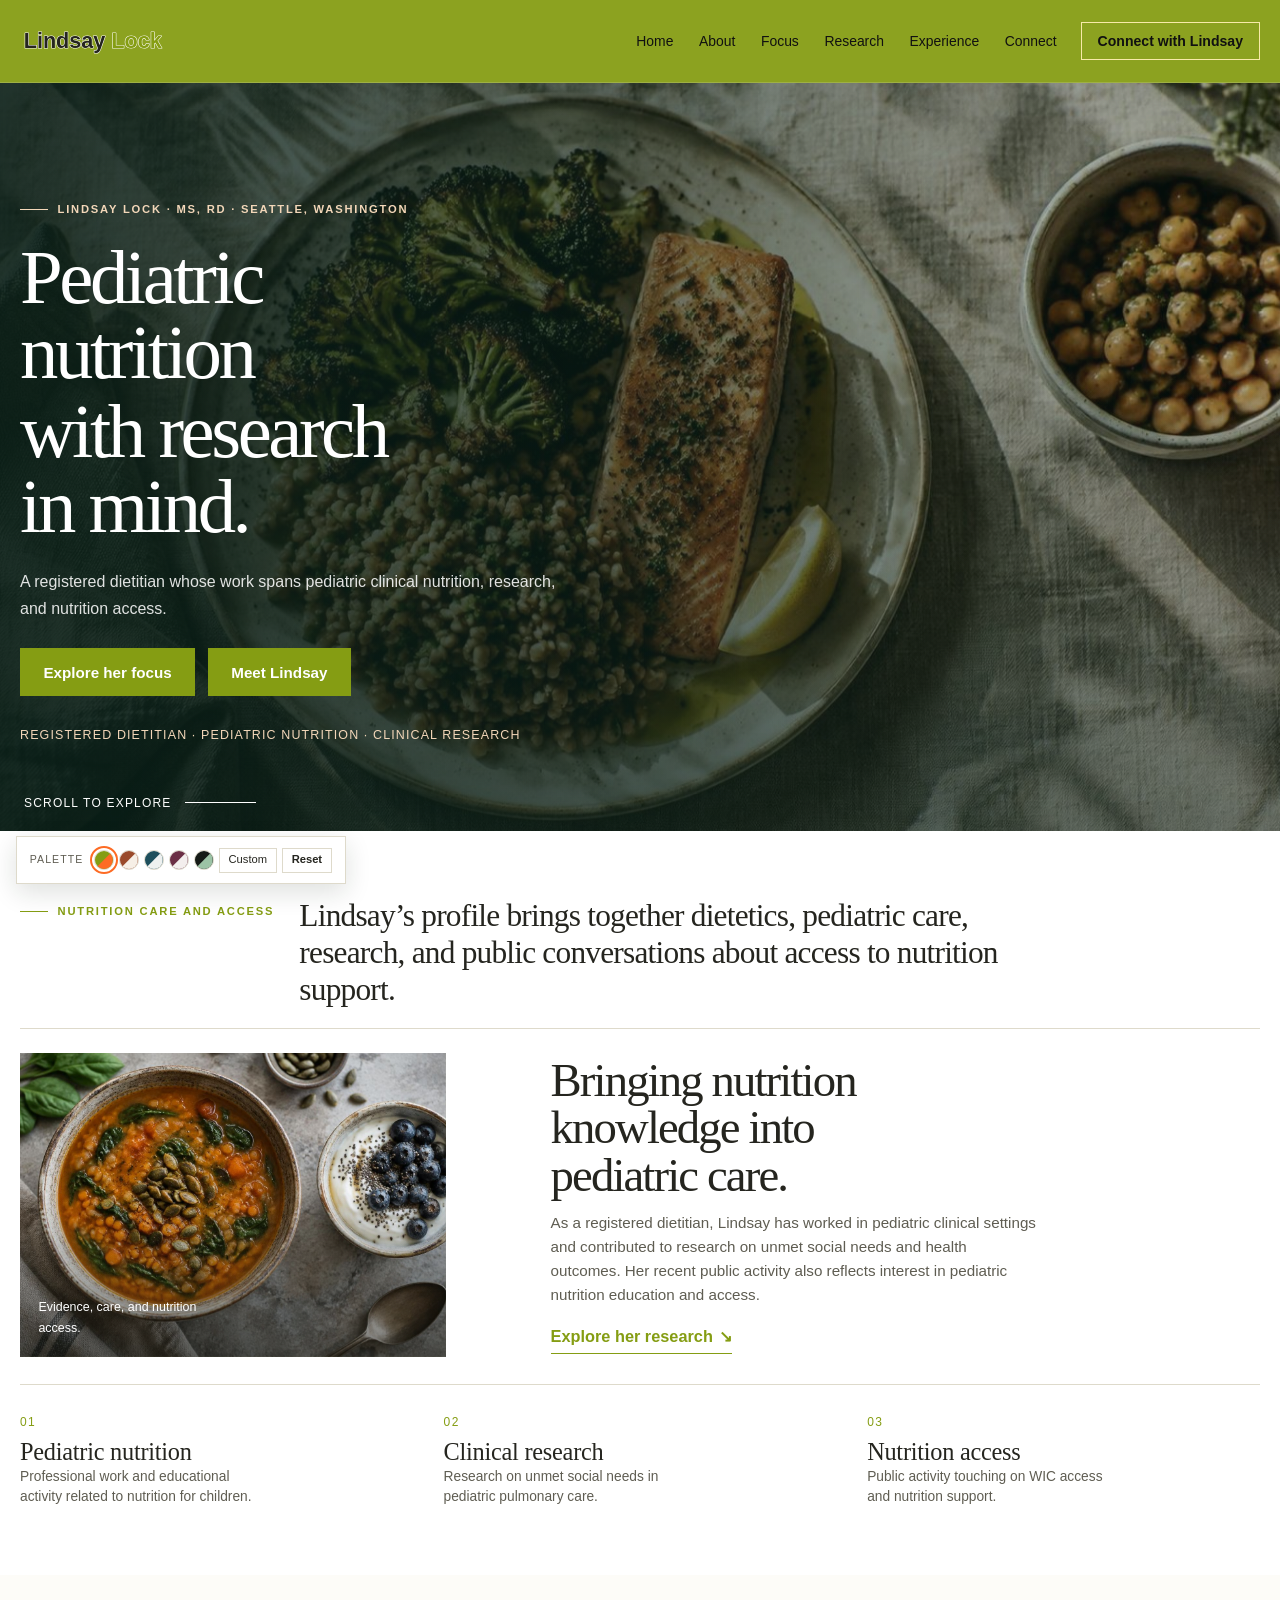
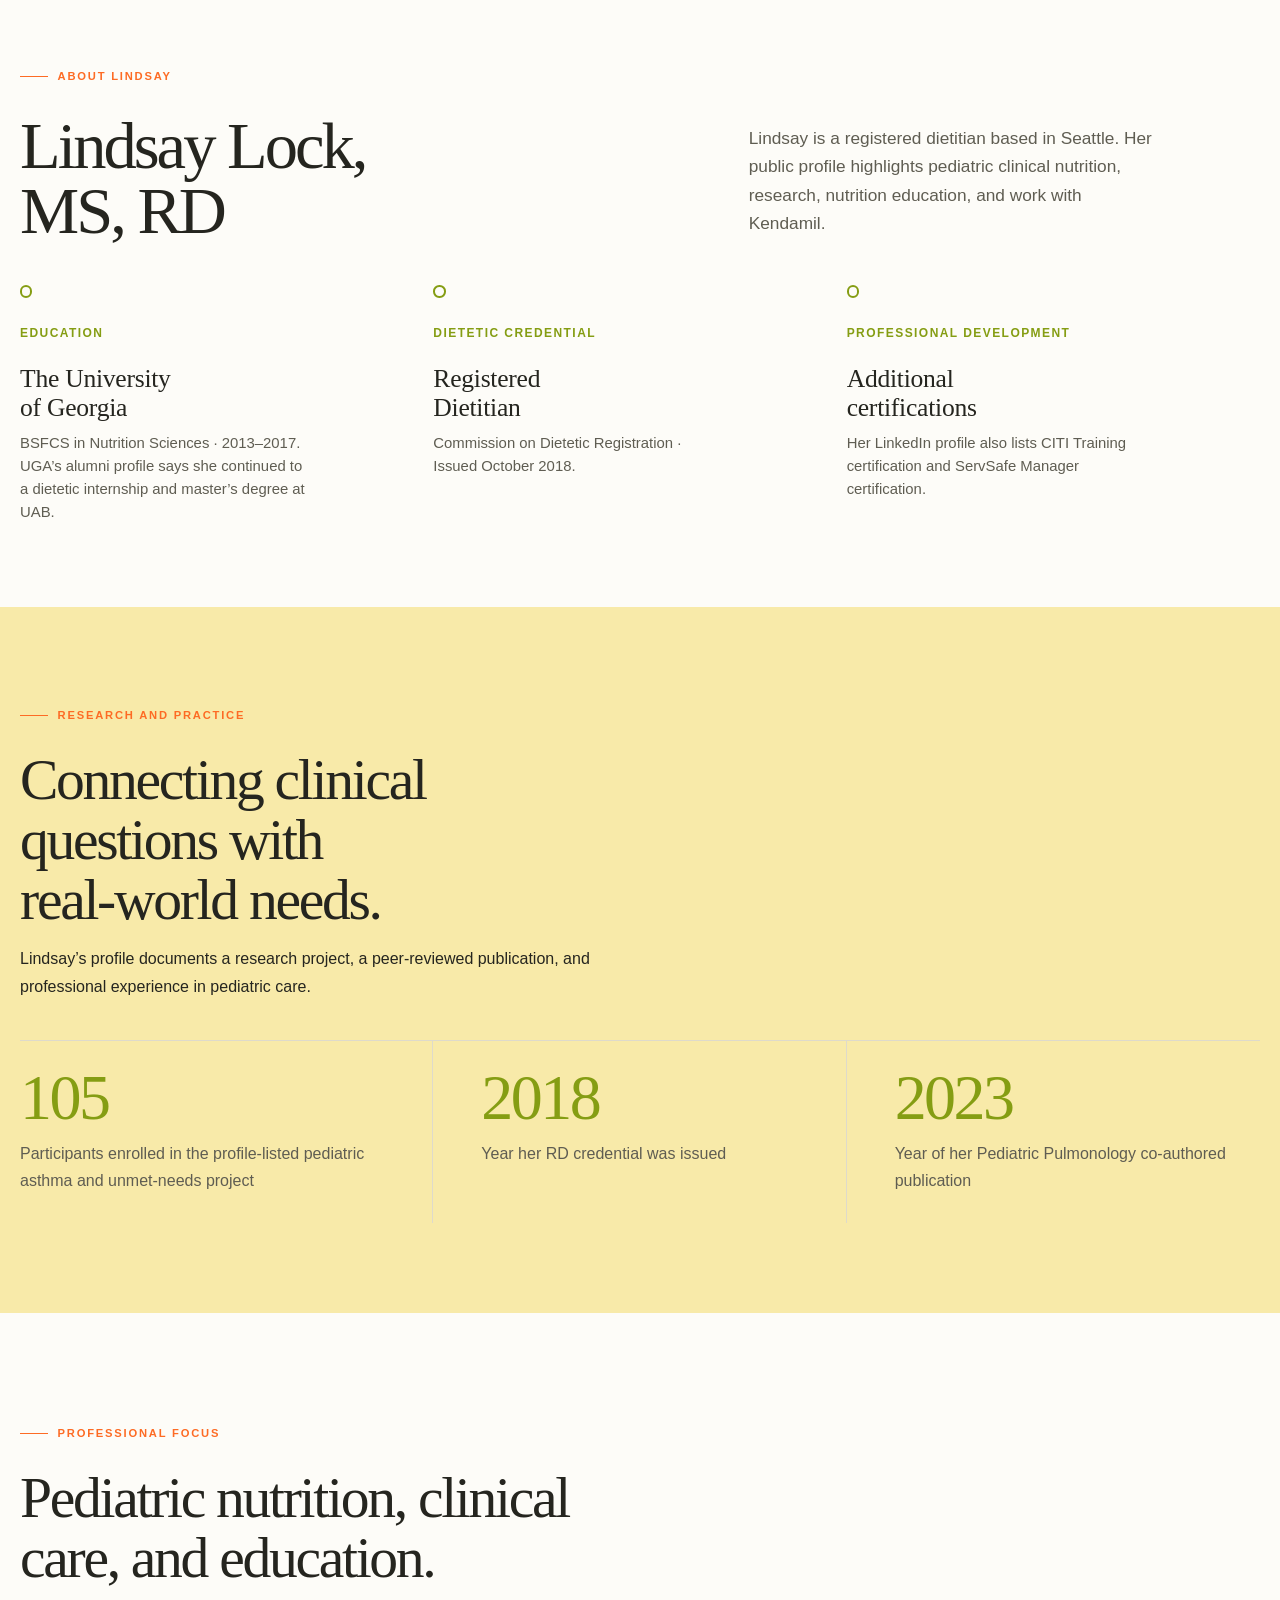
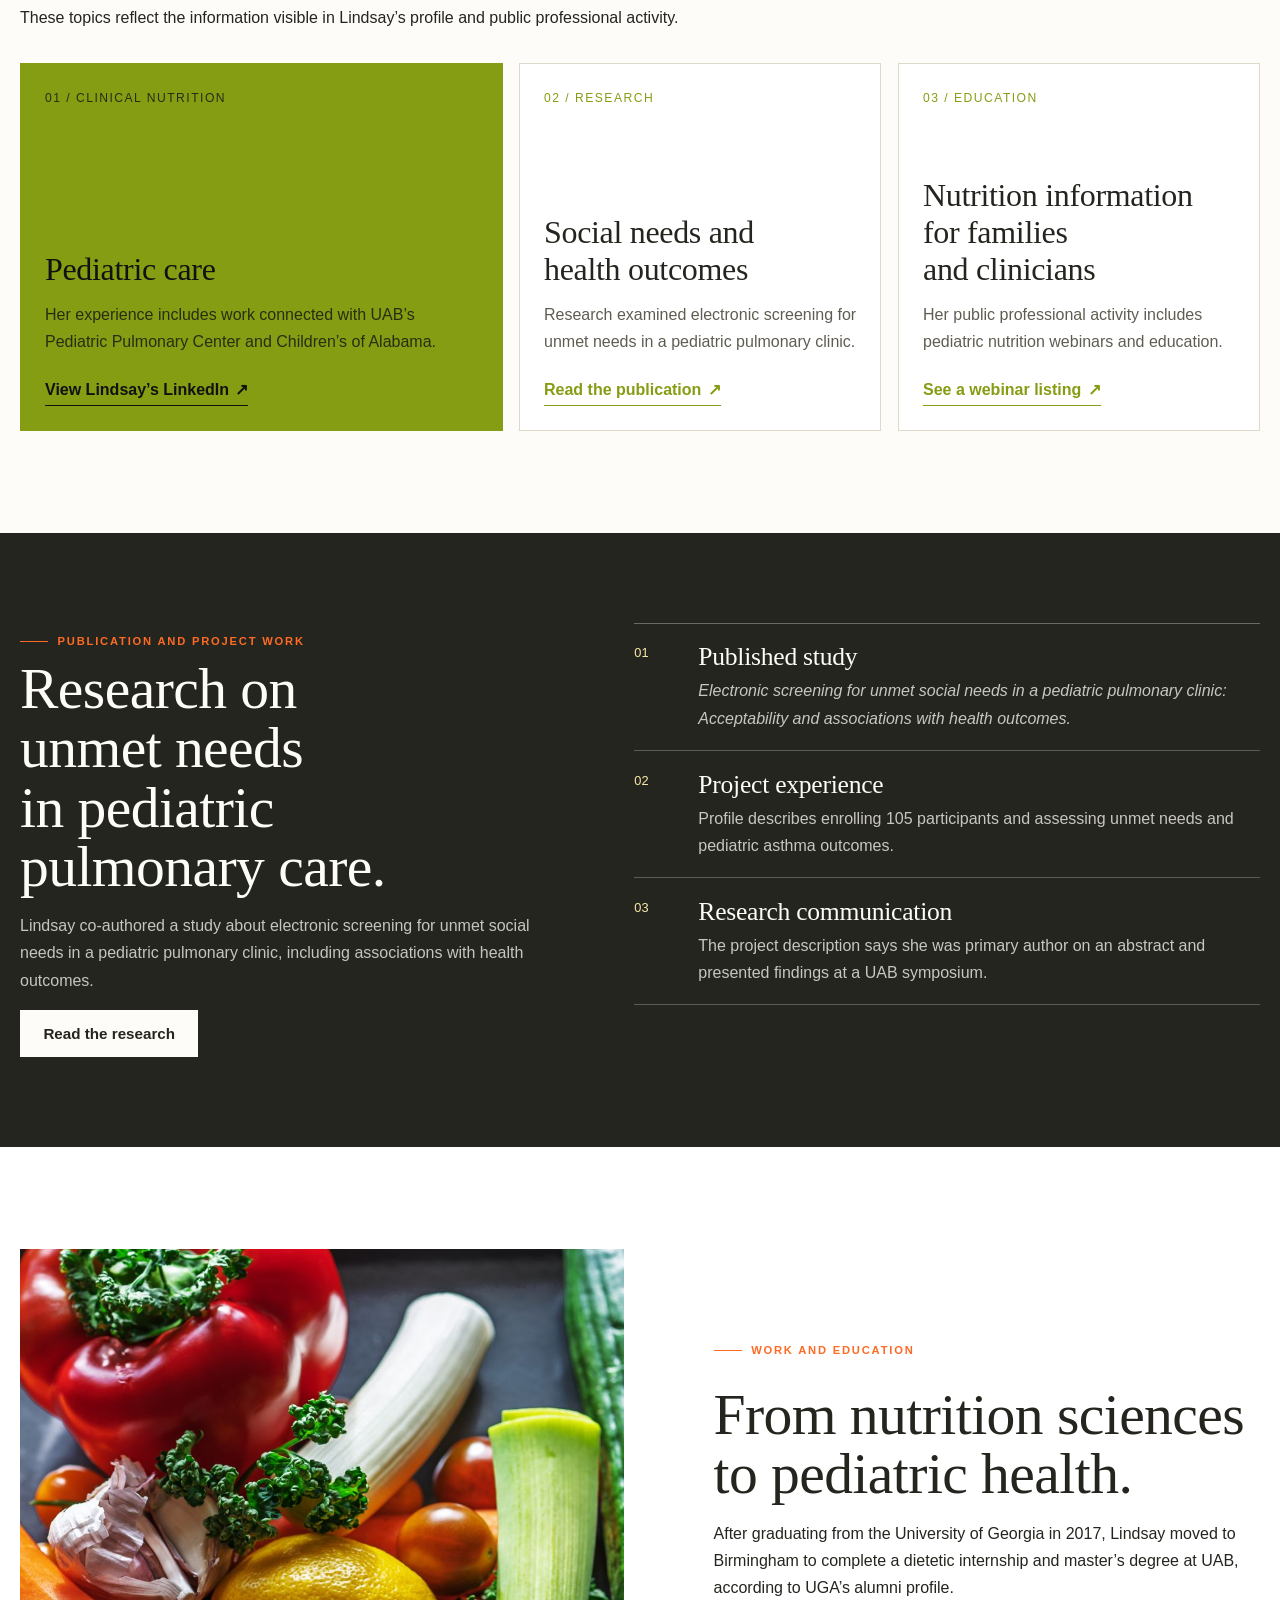
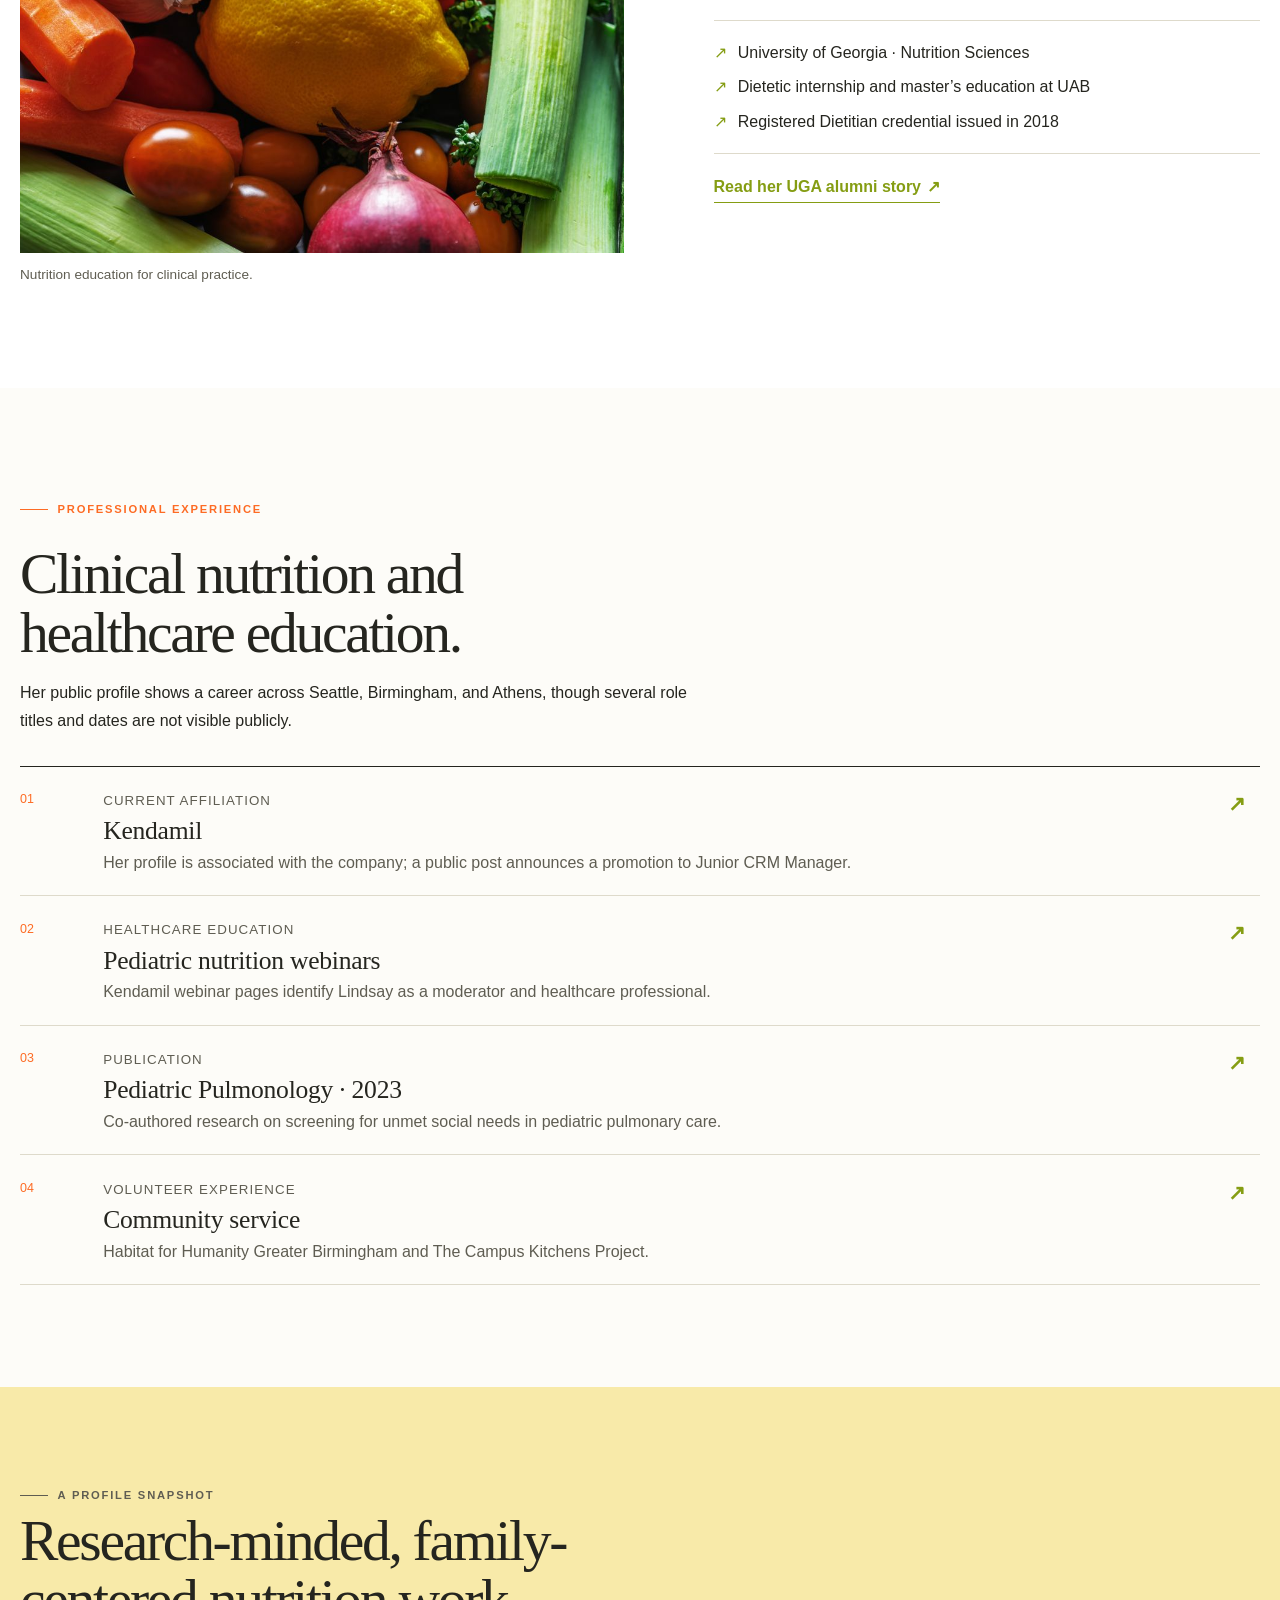
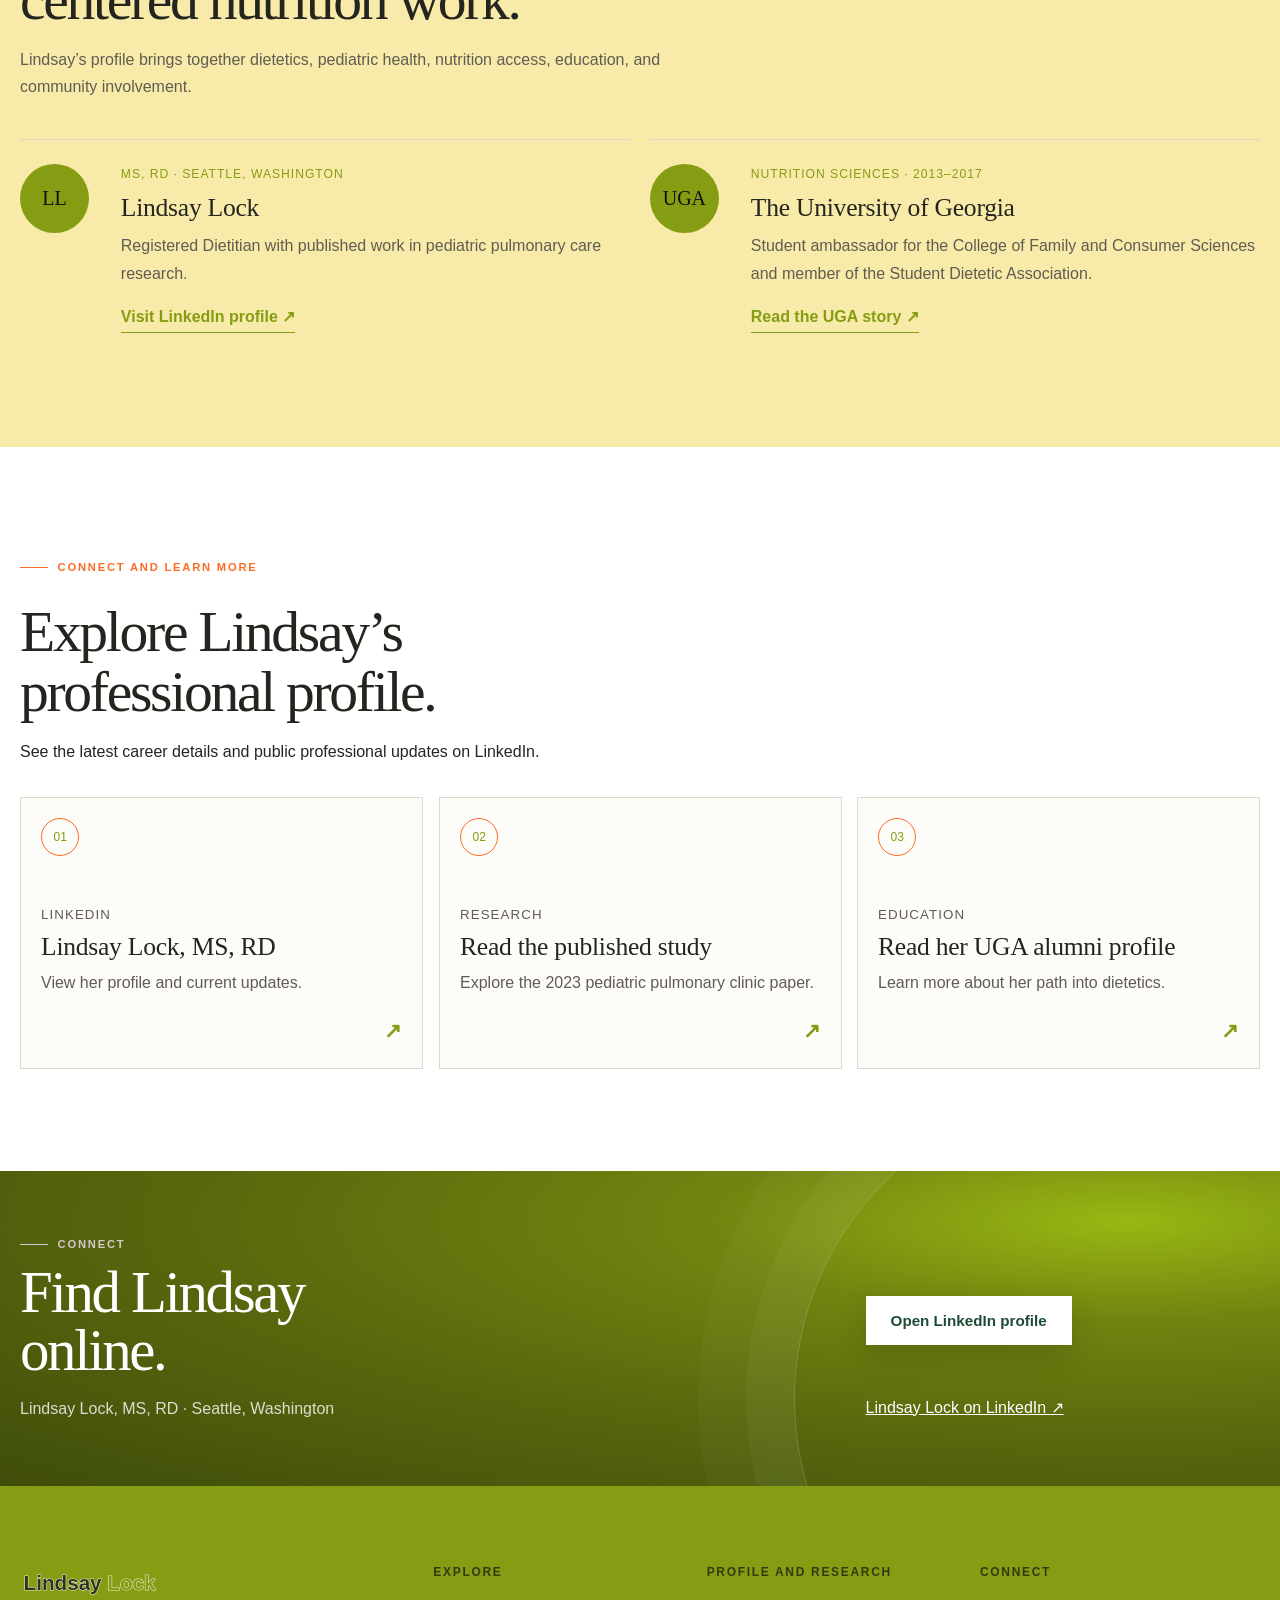
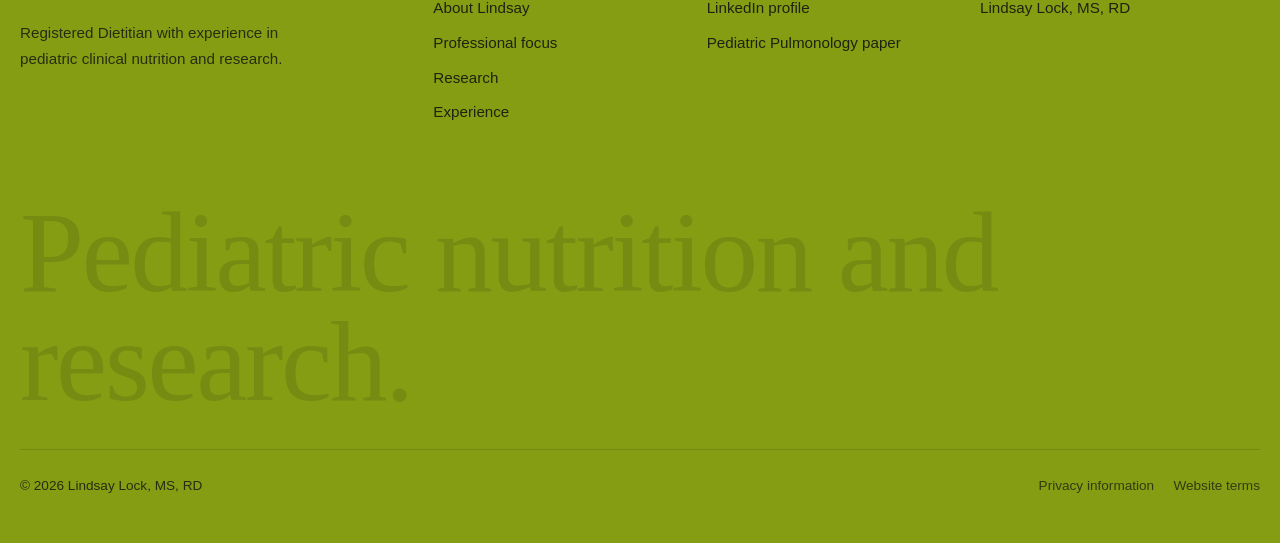
<file: index.html>
<!DOCTYPE html><html lang="en" data-theme="sage"><head><meta charset="UTF-8"><meta name="viewport" content="width=device-width, initial-scale=1"><meta name="theme-color" content="#859D13"><title>Lindsay Lock, MS, RD | Pediatric Nutrition</title><meta name="description" content="Lindsay Lock, MS, RD is a registered dietitian whose public profile highlights pediatric nutrition, clinical research, and nutrition access."><meta property="og:type" content="website"><meta property="og:site_name" content="Lindsay Lock, MS, RD"><meta property="og:title" content="Lindsay Lock, MS, RD | Pediatric Nutrition"><meta property="og:description" content="Explore Lindsay Lock’s registered dietitian background, pediatric nutrition research, and professional work."><meta property="og:image" content="assets/hero.jpg"><link rel="icon" href="favicon.svg" type="image/svg+xml"><script src="theme-init.js"></script><link rel="preconnect" href="https://fonts.googleapis.com"><link rel="preconnect" href="https://fonts.gstatic.com" crossorigin><link rel="stylesheet" href="https://fonts.googleapis.com/css2?family=Instrument+Sans:wght@400;500;600&family=Newsreader:ital,opsz,wght@0,6..72,400;1,6..72,400&display=swap"><link rel="preload" as="image" href="assets/hero.jpg" fetchpriority="high"><link rel="stylesheet" href="styles.css"><script type="application/ld+json">{"@context":"https://schema.org","@type":"Person","name":"Lindsay Lock","honorificSuffix":"MS, RD","jobTitle":"Registered Dietitian","url":"https://www.linkedin.com/in/lindsaylockrd/","knowsAbout":["Pediatric nutrition","Clinical nutrition","Nutrition research","Social needs screening"]}</script></head><body class="home-page single-page"><div class="scroll-progress" aria-hidden="true"><span></span></div><a href="#main" class="skip-link">Skip to main content</a><header class="site-header"><div class="wrap header-inner"><a href="#home" class="brand" aria-label="Lindsay Lock, home"><img class="brand-logo" src="assets/lindsay-lock-logo.svg" alt="Lindsay Lock"></a><nav class="main-nav" id="main-nav" aria-label="Primary"><ul class="nav-list"><li><a href="#home">Home</a></li><li><a href="#story">About</a></li><li><a href="#programs">Focus</a></li><li><a href="#training">Research</a></li><li><a href="#resources">Experience</a></li><li><a href="#contact">Connect</a></li></ul><div class="mobile-only"><a href="https://www.linkedin.com/in/lindsaylockrd/" class="btn">View LinkedIn profile</a></div></nav><div class="header-tools"><a href="#contact" class="btn btn-sm header-cta">Connect with Lindsay</a><button type="button" class="menu-toggle" aria-expanded="false" aria-controls="main-nav" aria-label="Open menu"><span></span></button></div></div></header><main id="main">
<section class="sp-hero" id="home" data-motion-section="hero"><div class="sp-hero-backdrop"><img class="sp-hero-bg-image" src="assets/hero.jpg" alt="" fetchpriority="high" decoding="async"><div class="sp-hero-shade"></div></div><div class="wrap sp-hero-content"><p class="kicker">Lindsay Lock · MS, RD · Seattle, Washington</p><h1 class="sp-hero-title"><span class="sp-title-line"><span>Pediatric nutrition</span></span><span class="sp-title-line"><span>with research in mind.</span></span></h1><p class="lead">A registered dietitian whose work spans pediatric clinical nutrition, research, and nutrition access.</p><div class="hero-actions"><a class="btn" href="#programs">Explore her focus</a><a class="btn btn-ghost" href="#story">Meet Lindsay</a></div><p class="sp-hero-note">Registered Dietitian · Pediatric nutrition · Clinical research</p></div><a class="sp-hero-scroll" href="#mission" aria-label="Scroll to learn about Lindsay"><span>Scroll to explore</span><i aria-hidden="true"></i></a></section>
<section class="sp-mission" id="mission" data-motion-section="mission"><div class="wrap"><div class="sp-mission-top"><p class="kicker">Nutrition care and access</p><p class="sp-mission-intro">Lindsay’s profile brings together dietetics, pediatric care, research, and public conversations about access to nutrition support.</p></div><div class="sp-mission-layout"><figure class="sp-mission-visual"><img src="assets/meals.jpg" alt="A balanced meal made with colorful foods" loading="lazy" decoding="async" width="1200" height="900"><figcaption>Evidence, care, and nutrition access.</figcaption></figure><div class="sp-mission-copy"><h2>Bringing nutrition knowledge into pediatric care.</h2><p>As a registered dietitian, Lindsay has worked in pediatric clinical settings and contributed to research on unmet social needs and health outcomes. Her recent public activity also reflects interest in pediatric nutrition education and access.</p><a href="#training" class="link">Explore her research <span>↘</span></a></div></div><div class="sp-mission-pillars" aria-label="Lindsay’s professional focus"><article><span>01</span><h3>Pediatric nutrition</h3><p>Professional work and educational activity related to nutrition for children.</p></article><article><span>02</span><h3>Clinical research</h3><p>Research on unmet social needs in pediatric pulmonary care.</p></article><article><span>03</span><h3>Nutrition access</h3><p>Public activity touching on WIC access and nutrition support.</p></article></div></div></section>
<section class="sp-story" id="story" data-motion-section="story"><div class="wrap"><div class="sp-story-header"><header class="sp-story-heading"><p class="kicker">About Lindsay</p><h2>Lindsay Lock, MS, RD</h2></header><p class="sp-story-deck">Lindsay is a registered dietitian based in Seattle. Her public profile highlights pediatric clinical nutrition, research, nutrition education, and work with Kendamil.</p></div><div class="sp-timeline" aria-label="Lindsay Lock’s background"><article><span>Education</span><div><h3>The University of Georgia</h3><p>BSFCS in Nutrition Sciences · 2013–2017. UGA’s alumni profile says she continued to a dietetic internship and master’s degree at UAB.</p></div></article><article><span>Dietetic credential</span><div><h3>Registered Dietitian</h3><p>Commission on Dietetic Registration · Issued October 2018.</p></div></article><article><span>Professional development</span><div><h3>Additional certifications</h3><p>Her LinkedIn profile also lists CITI Training certification and ServSafe Manager certification.</p></div></article></div></div></section>
<section class="sp-impact" id="impact" data-motion-section="impact"><div class="wrap"><div class="sp-impact-intro"><p class="kicker">Research and practice</p><h2>Connecting clinical questions with real-world needs.</h2><p>Lindsay’s profile documents a research project, a peer-reviewed publication, and professional experience in pediatric care.</p></div><div class="sp-impact-stats"><article><strong>105</strong><span>Participants enrolled in the profile-listed pediatric asthma and unmet-needs project</span></article><article><strong>2018</strong><span>Year her RD credential was issued</span></article><article><strong>2023</strong><span>Year of her Pediatric Pulmonology co-authored publication</span></article></div></div></section>
<section class="sp-programs" id="programs" data-motion-section="programs"><div class="wrap"><div class="sp-programs-head"><p class="kicker">Professional focus</p><h2>Pediatric nutrition, clinical care, and education.</h2><p>These topics reflect the information visible in Lindsay’s profile and public professional activity.</p></div><div class="sp-program-grid"><article class="sp-program-feature"><span class="sp-program-label">01 / Clinical nutrition</span><h3>Pediatric care</h3><p>Her experience includes work connected with UAB’s Pediatric Pulmonary Center and Children’s of Alabama.</p><a href="https://www.linkedin.com/in/lindsaylockrd/" class="link">View Lindsay’s LinkedIn <span>↗</span></a></article><article class="sp-program-card"><span class="sp-program-label">02 / Research</span><h3>Social needs and health outcomes</h3><p>Research examined electronic screening for unmet needs in a pediatric pulmonary clinic.</p><a href="https://pubmed.ncbi.nlm.nih.gov/36721912/" class="link">Read the publication <span>↗</span></a></article><article class="sp-program-card"><span class="sp-program-label">03 / Education</span><h3>Nutrition information for families and clinicians</h3><p>Her public professional activity includes pediatric nutrition webinars and education.</p><a href="https://hcp.kendamil.com/pages/webinar-nutrition-supplements" class="link">See a webinar listing <span>↗</span></a></article></div></div></section>
<section class="sp-training" id="training" data-motion-section="training"><div class="wrap"><div class="sp-training-intro"><p class="kicker">Publication and project work</p><h2>Research on unmet needs in pediatric pulmonary care.</h2><p>Lindsay co-authored a study about electronic screening for unmet social needs in a pediatric pulmonary clinic, including associations with health outcomes.</p><a class="btn btn-light" href="https://pubmed.ncbi.nlm.nih.gov/36721912/">Read the research</a></div><div class="sp-training-points"><article><span>01</span><div><h3>Published study</h3><p><em>Electronic screening for unmet social needs in a pediatric pulmonary clinic: Acceptability and associations with health outcomes.</em></p></div></article><article><span>02</span><div><h3>Project experience</h3><p>Profile describes enrolling 105 participants and assessing unmet needs and pediatric asthma outcomes.</p></div></article><article><span>03</span><div><h3>Research communication</h3><p>The project description says she was primary author on an abstract and presented findings at a UAB symposium.</p></div></article></div></div></section>
<section class="sp-grow" id="grow" data-motion-section="grow"><div class="wrap sp-grow-grid"><figure><img src="assets/produce-flatlay.jpg" alt="Fresh produce and ingredients arranged on a table" loading="lazy" decoding="async" width="1200" height="900"><figcaption>Nutrition education for clinical practice.</figcaption></figure><div class="sp-grow-copy"><p class="kicker">Work and education</p><h2>From nutrition sciences to pediatric health.</h2><p>After graduating from the University of Georgia in 2017, Lindsay moved to Birmingham to complete a dietetic internship and master’s degree at UAB, according to UGA’s alumni profile.</p><ul><li>University of Georgia · Nutrition Sciences</li><li>Dietetic internship and master’s education at UAB</li><li>Registered Dietitian credential issued in 2018</li></ul><a href="https://www.fcs.uga.edu/Alumni/stay-connected-more-stories/P16" class="link">Read her UGA alumni story <span>↗</span></a></div></div></section>
<section class="sp-resources" id="resources" data-motion-section="resources"><div class="wrap"><div class="sp-resources-heading"><p class="kicker">Professional experience</p><h2>Clinical nutrition and healthcare education.</h2><p>Her public profile shows a career across Seattle, Birmingham, and Athens, though several role titles and dates are not visible publicly.</p></div><div class="sp-resource-list"><a href="https://www.linkedin.com/in/lindsaylockrd/"><span>01</span><div><small>Current affiliation</small><h3>Kendamil</h3><p>Her profile is associated with the company; a public post announces a promotion to Junior CRM Manager.</p></div><b aria-hidden="true">↗</b></a><a href="https://hcp.kendamil.com/pages/webinar-nutrition-supplements"><span>02</span><div><small>Healthcare education</small><h3>Pediatric nutrition webinars</h3><p>Kendamil webinar pages identify Lindsay as a moderator and healthcare professional.</p></div><b aria-hidden="true">↗</b></a><a href="https://pubmed.ncbi.nlm.nih.gov/36721912/"><span>03</span><div><small>Publication</small><h3>Pediatric Pulmonology · 2023</h3><p>Co-authored research on screening for unmet social needs in pediatric pulmonary care.</p></div><b aria-hidden="true">↗</b></a><a href="https://www.linkedin.com/in/lindsaylockrd/"><span>04</span><div><small>Volunteer experience</small><h3>Community service</h3><p>Habitat for Humanity Greater Birmingham and The Campus Kitchens Project.</p></div><b aria-hidden="true">↗</b></a></div></div></section>
<section class="sp-team" id="team" data-motion-section="team"><div class="wrap"><div class="sp-team-intro"><p class="kicker">A profile snapshot</p><h2>Research-minded, family-centered nutrition work.</h2><p>Lindsay’s profile brings together dietetics, pediatric health, nutrition access, education, and community involvement.</p></div><div class="sp-team-cards"><article><div class="sp-monogram" aria-hidden="true">LL</div><div><p class="sp-team-role">MS, RD · Seattle, Washington</p><h3>Lindsay Lock</h3><p>Registered Dietitian with published work in pediatric pulmonary care research.</p><a href="https://www.linkedin.com/in/lindsaylockrd/" class="link">Visit LinkedIn profile <span>↗</span></a></div></article><article><div class="sp-monogram" aria-hidden="true">UGA</div><div><p class="sp-team-role">Nutrition Sciences · 2013–2017</p><h3>The University of Georgia</h3><p>Student ambassador for the College of Family and Consumer Sciences and member of the Student Dietetic Association.</p><a href="https://www.fcs.uga.edu/Alumni/stay-connected-more-stories/P16" class="link">Read the UGA story <span>↗</span></a></div></article></div></div></section>
<section class="sp-involved" id="involved" data-motion-section="involved"><div class="wrap"><div class="sp-involved-heading"><p class="kicker">Connect and learn more</p><h2>Explore Lindsay’s professional profile.</h2><p>See the latest career details and public professional updates on LinkedIn.</p></div><div class="sp-action-list"><a href="https://www.linkedin.com/in/lindsaylockrd/"><span class="sp-action-no">01</span><div><small>LinkedIn</small><h3>Lindsay Lock, MS, RD</h3><p>View her profile and current updates.</p></div><b aria-hidden="true">↗</b></a><a href="https://pubmed.ncbi.nlm.nih.gov/36721912/"><span class="sp-action-no">02</span><div><small>Research</small><h3>Read the published study</h3><p>Explore the 2023 pediatric pulmonary clinic paper.</p></div><b aria-hidden="true">↗</b></a><a href="https://www.fcs.uga.edu/Alumni/stay-connected-more-stories/P16"><span class="sp-action-no">03</span><div><small>Education</small><h3>Read her UGA alumni profile</h3><p>Learn more about her path into dietetics.</p></div><b aria-hidden="true">↗</b></a></div></div></section>
<section class="sp-contact" id="contact" data-motion-section="contact"><div class="wrap sp-contact-inner"><p class="kicker">Connect</p><h2>Find Lindsay online.</h2><p>Lindsay Lock, MS, RD · Seattle, Washington</p><a class="btn btn-light" href="https://www.linkedin.com/in/lindsaylockrd/">Open LinkedIn profile</a><a href="https://www.linkedin.com/in/lindsaylockrd/" class="sp-contact-link">Lindsay Lock on LinkedIn <span>↗</span></a></div></section></main><footer class="site-footer"><div class="wrap"><div class="footer-grid"><div><a href="#home" class="brand" style="margin-bottom:1.2rem"><img class="brand-logo" src="assets/lindsay-lock-logo.svg" alt="Lindsay Lock"></a><p style="max-width:34ch;opacity:.8">Registered Dietitian with experience in pediatric clinical nutrition and research.</p></div><div><h2>Explore</h2><ul><li><a href="#story">About Lindsay</a></li><li><a href="#programs">Professional focus</a></li><li><a href="#training">Research</a></li><li><a href="#resources">Experience</a></li></ul></div><div><h2>Profile and research</h2><ul><li><a href="https://www.linkedin.com/in/lindsaylockrd/">LinkedIn profile</a></li><li><a href="https://pubmed.ncbi.nlm.nih.gov/36721912/">Pediatric Pulmonology paper</a></li></ul></div><div><h2>Connect</h2><address style="font-style:normal"><a href="https://www.linkedin.com/in/lindsaylockrd/">Lindsay Lock, MS, RD</a></address></div></div><p class="footer-word" aria-hidden="true">Pediatric nutrition and research.</p><div class="footer-bottom"><p>&copy; <span data-year>2026</span> Lindsay Lock, MS, RD</p><nav aria-label="Legal"><a href="privacy-policy.html">Privacy information</a><a href="terms.html">Website terms</a></nav></div></div></footer><div class="palette palette-dock" role="group" aria-label="Colour palette"><span class="palette-label">Palette</span><div class="palette-swatches"><button type="button" class="swatch" data-set-theme="sage" aria-pressed="true" aria-label="Template palette" title="Template palette"></button><button type="button" class="swatch" data-set-theme="clay" aria-pressed="false" aria-label="Warm palette" title="Warm palette"></button><button type="button" class="swatch" data-set-theme="harbor" aria-pressed="false" aria-label="Blue palette" title="Blue palette"></button><button type="button" class="swatch" data-set-theme="plum" aria-pressed="false" aria-label="Plum palette" title="Plum palette"></button><button type="button" class="swatch" data-set-theme="night" aria-pressed="false" aria-label="Night palette" title="Night palette"></button><button type="button" class="palette-custom-toggle" aria-expanded="false">Custom</button><button type="button" class="palette-reset-default" data-reset-default-palette aria-label="Reset palette to default colors" title="Reset to default colors">Reset</button></div><div class="palette-custom-controls" hidden><p class="palette-custom-title">Make your own palette</p><label>Page background <input type="color" data-custom-color="bg" value="#FDFCF8"></label><label>Text <input type="color" data-custom-color="ink" value="#25251F"></label><label>Accent <input type="color" data-custom-color="accent" value="#FD6B24"></label><div class="palette-custom-actions"><button type="button" class="palette-apply" data-apply-custom-palette>Apply colors</button><button type="button" class="palette-reset" data-reset-custom-palette>Reset</button></div><p class="palette-custom-help">For clear contrast, pair a light page with dark text or a dark page with light text.</p><p class="palette-custom-status" role="status" aria-live="polite"></p></div></div><script src="motion.js" defer></script><script src="script.js" defer></script></body></html>
</file>
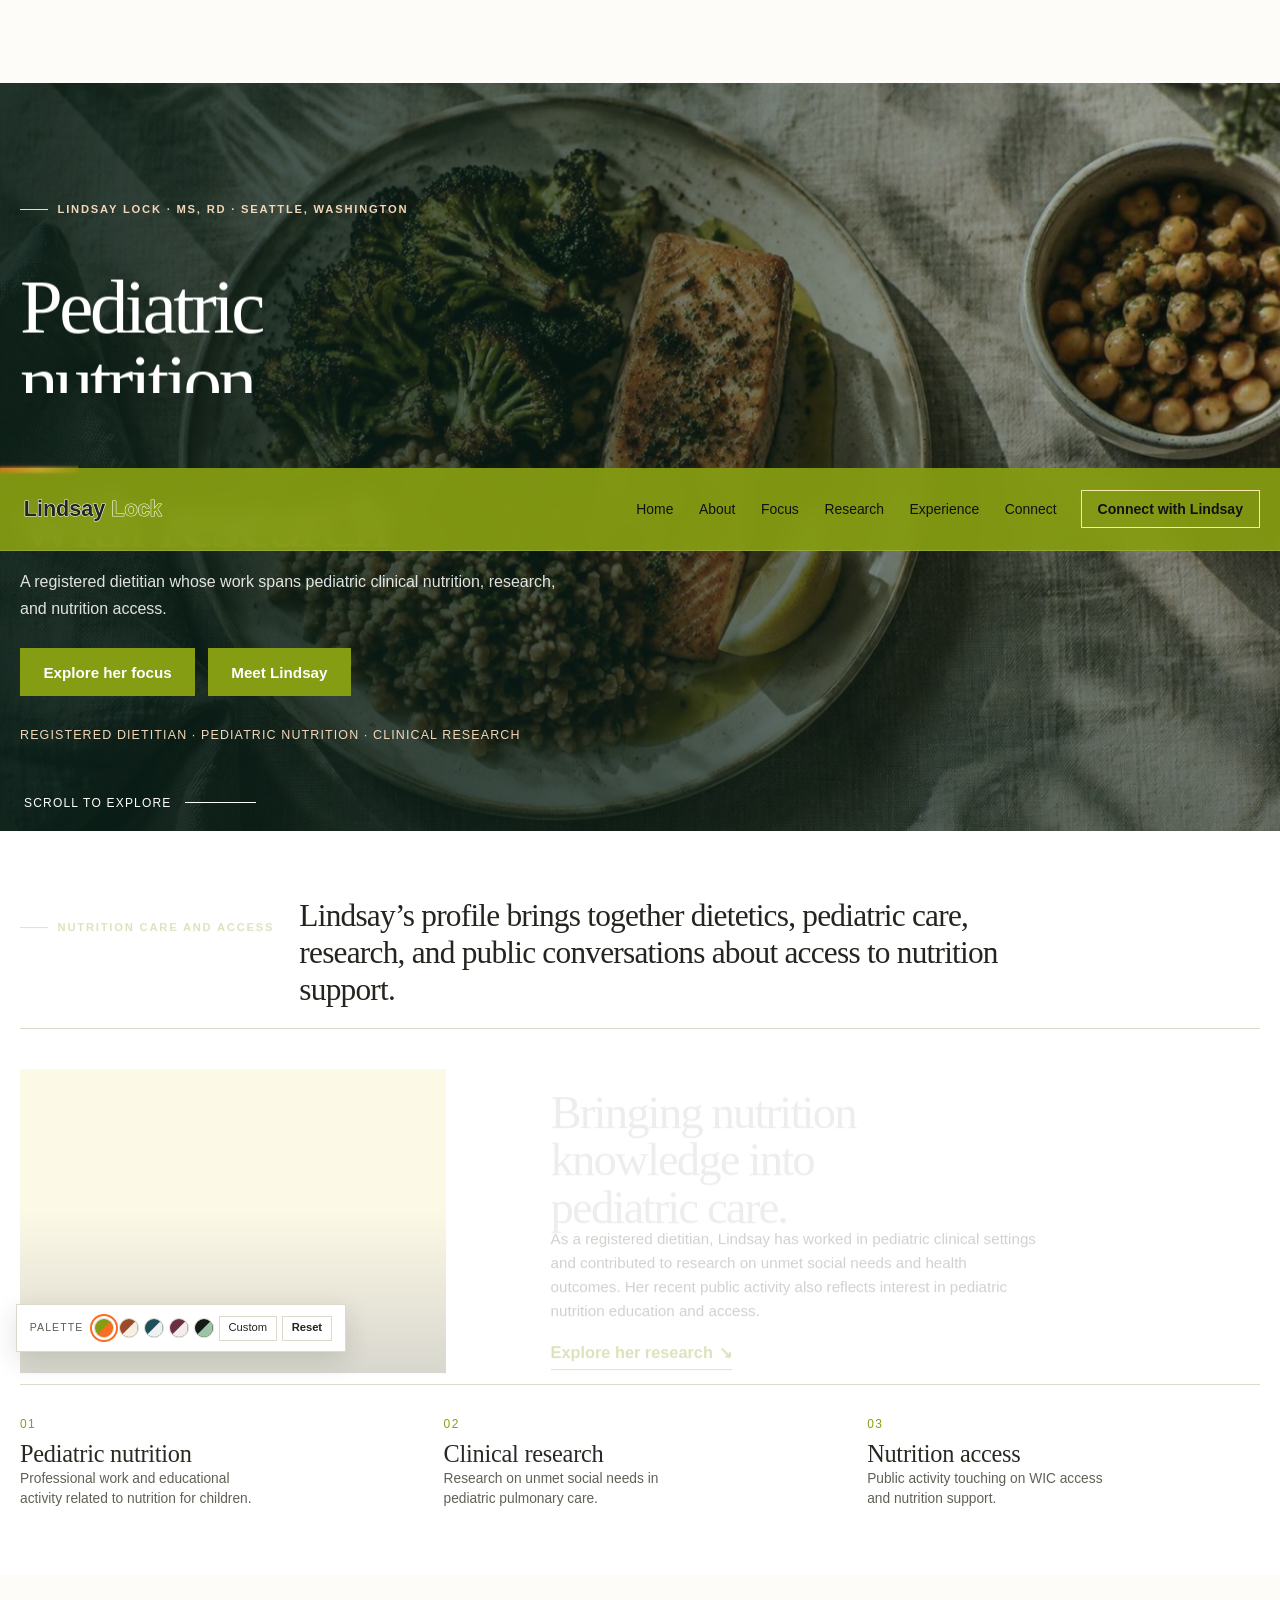
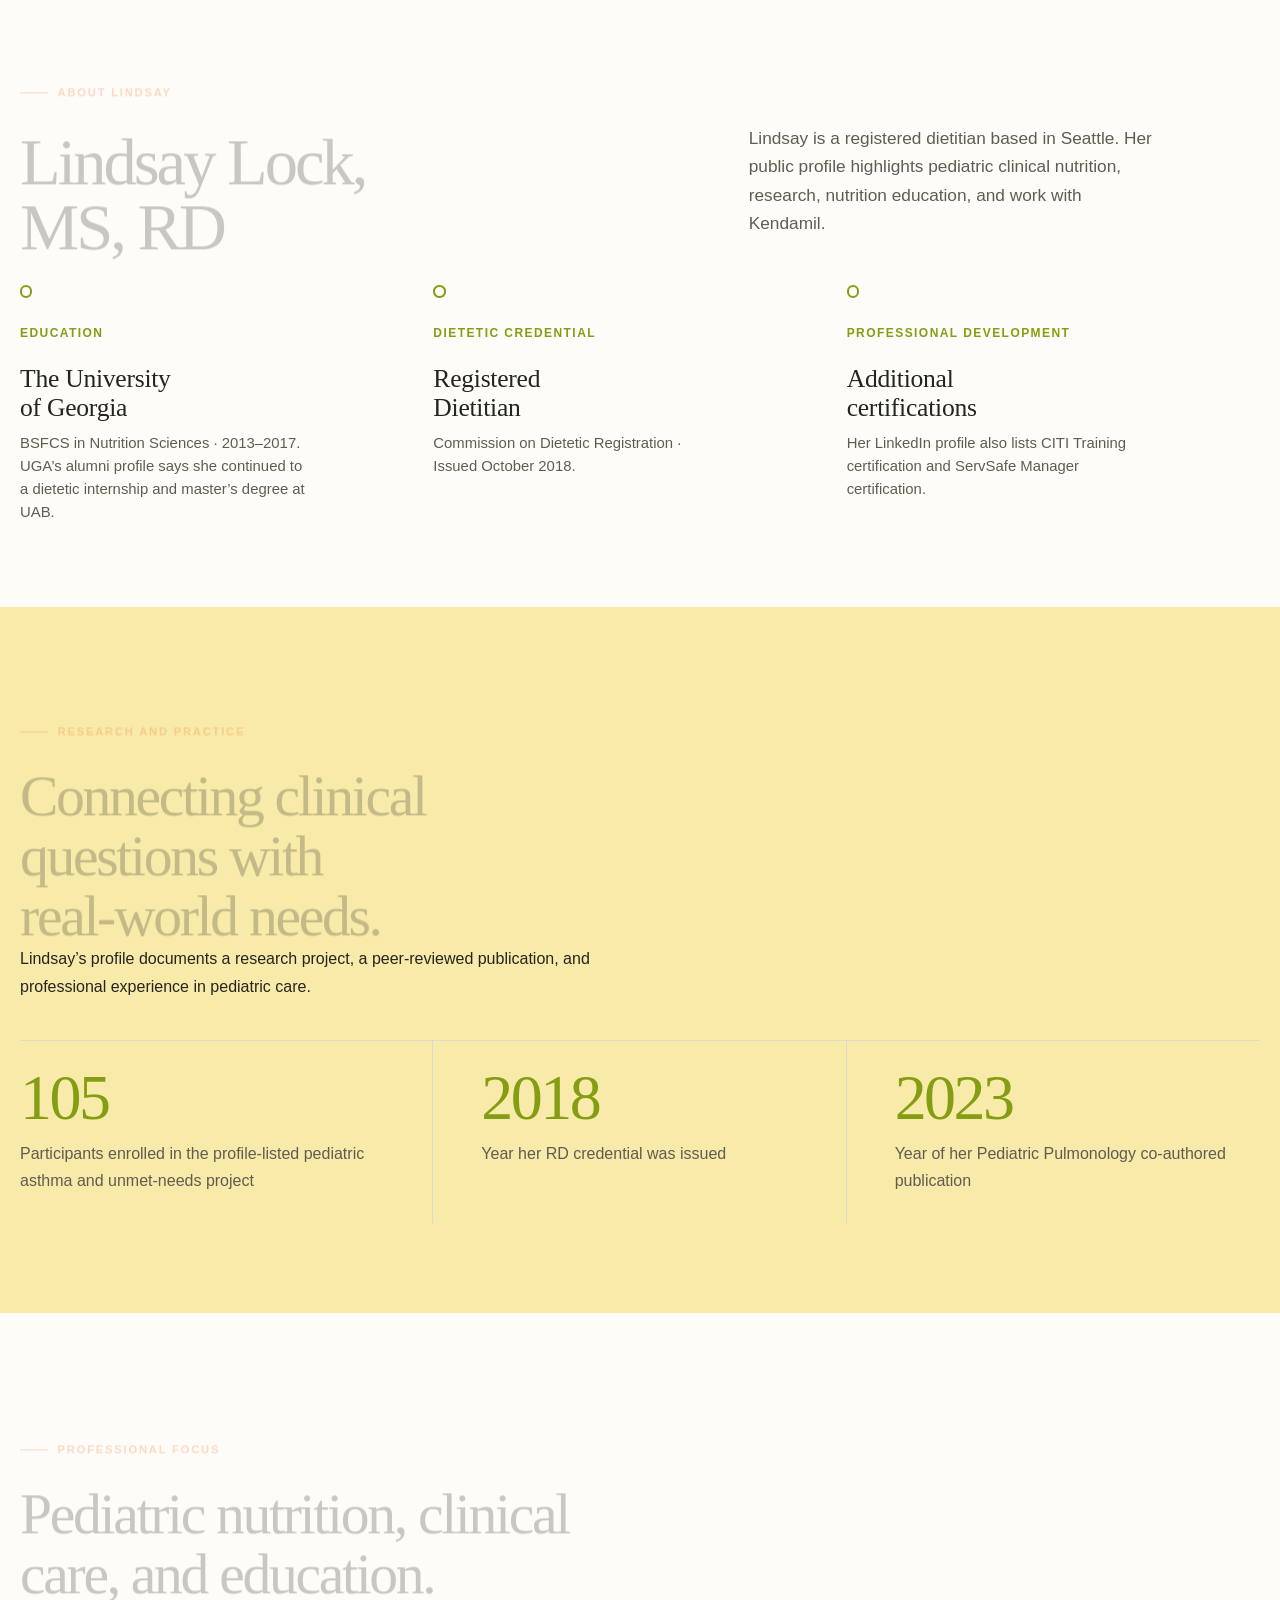
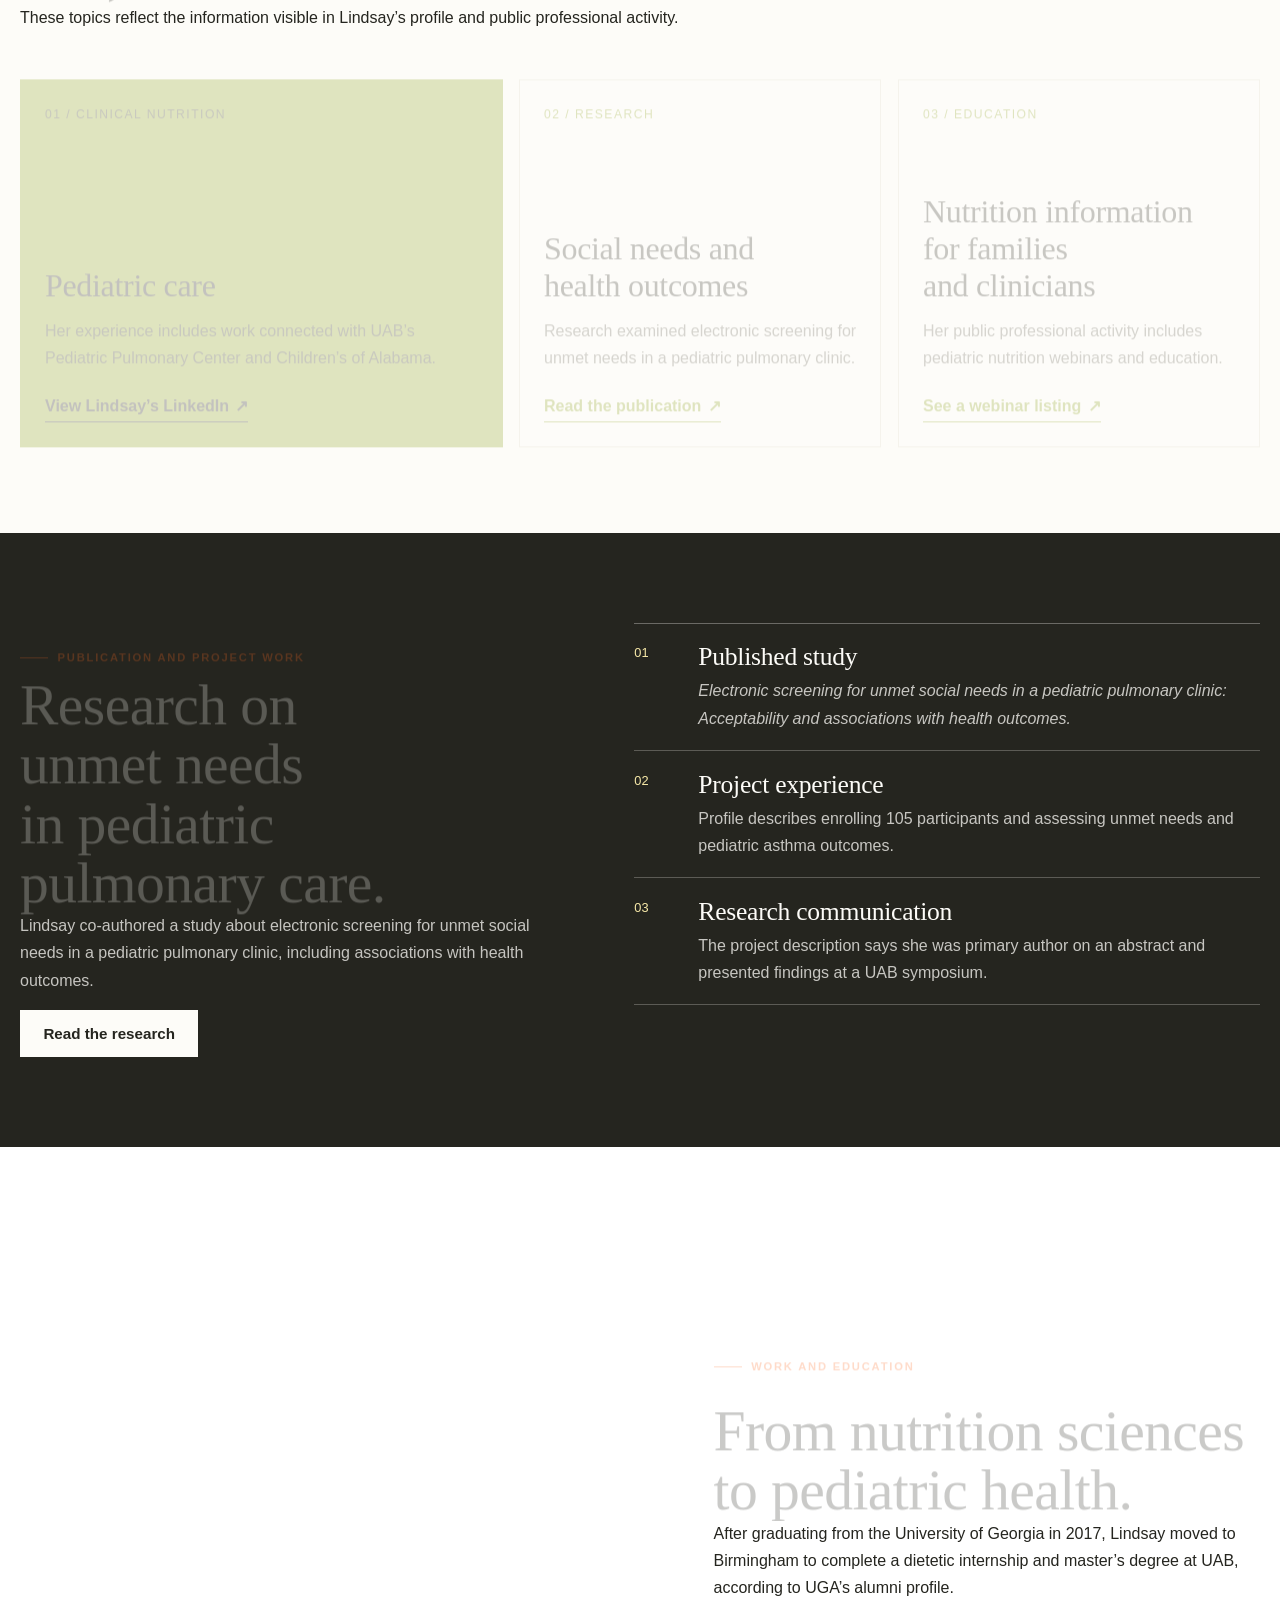
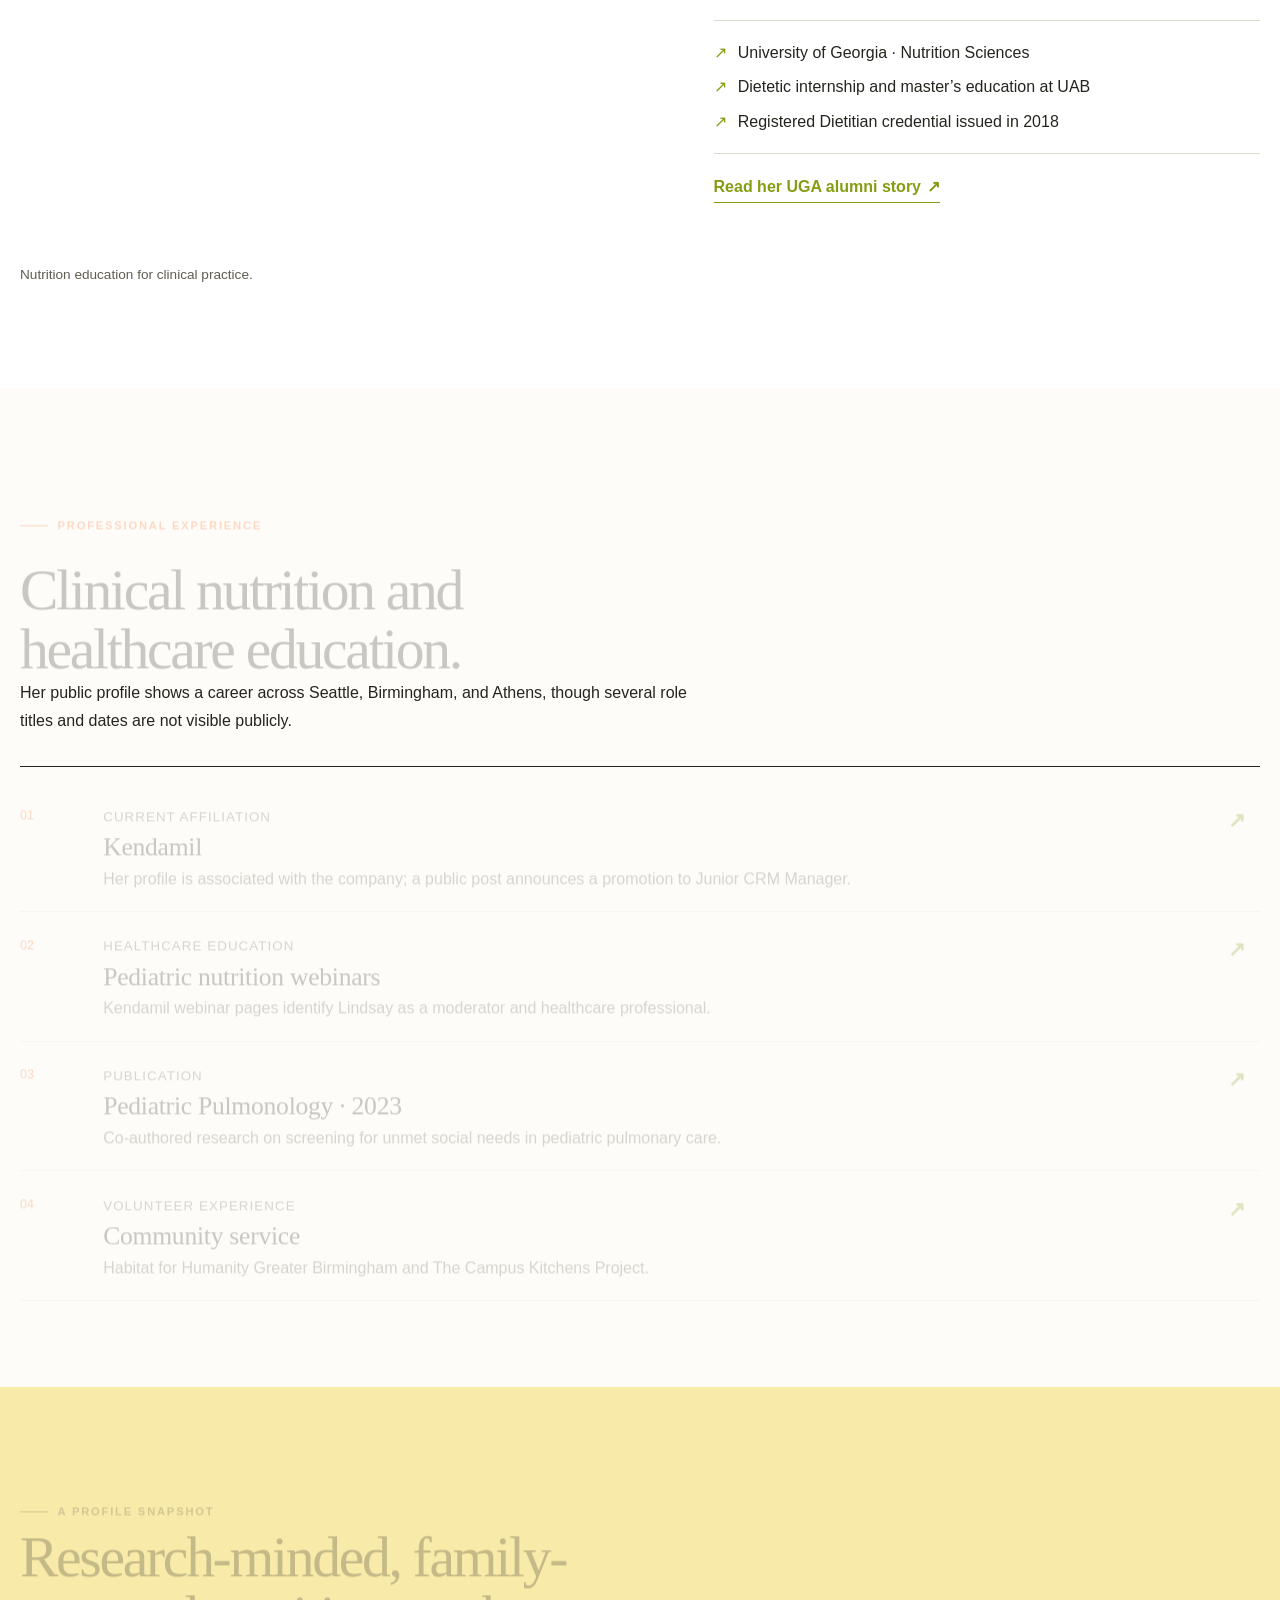
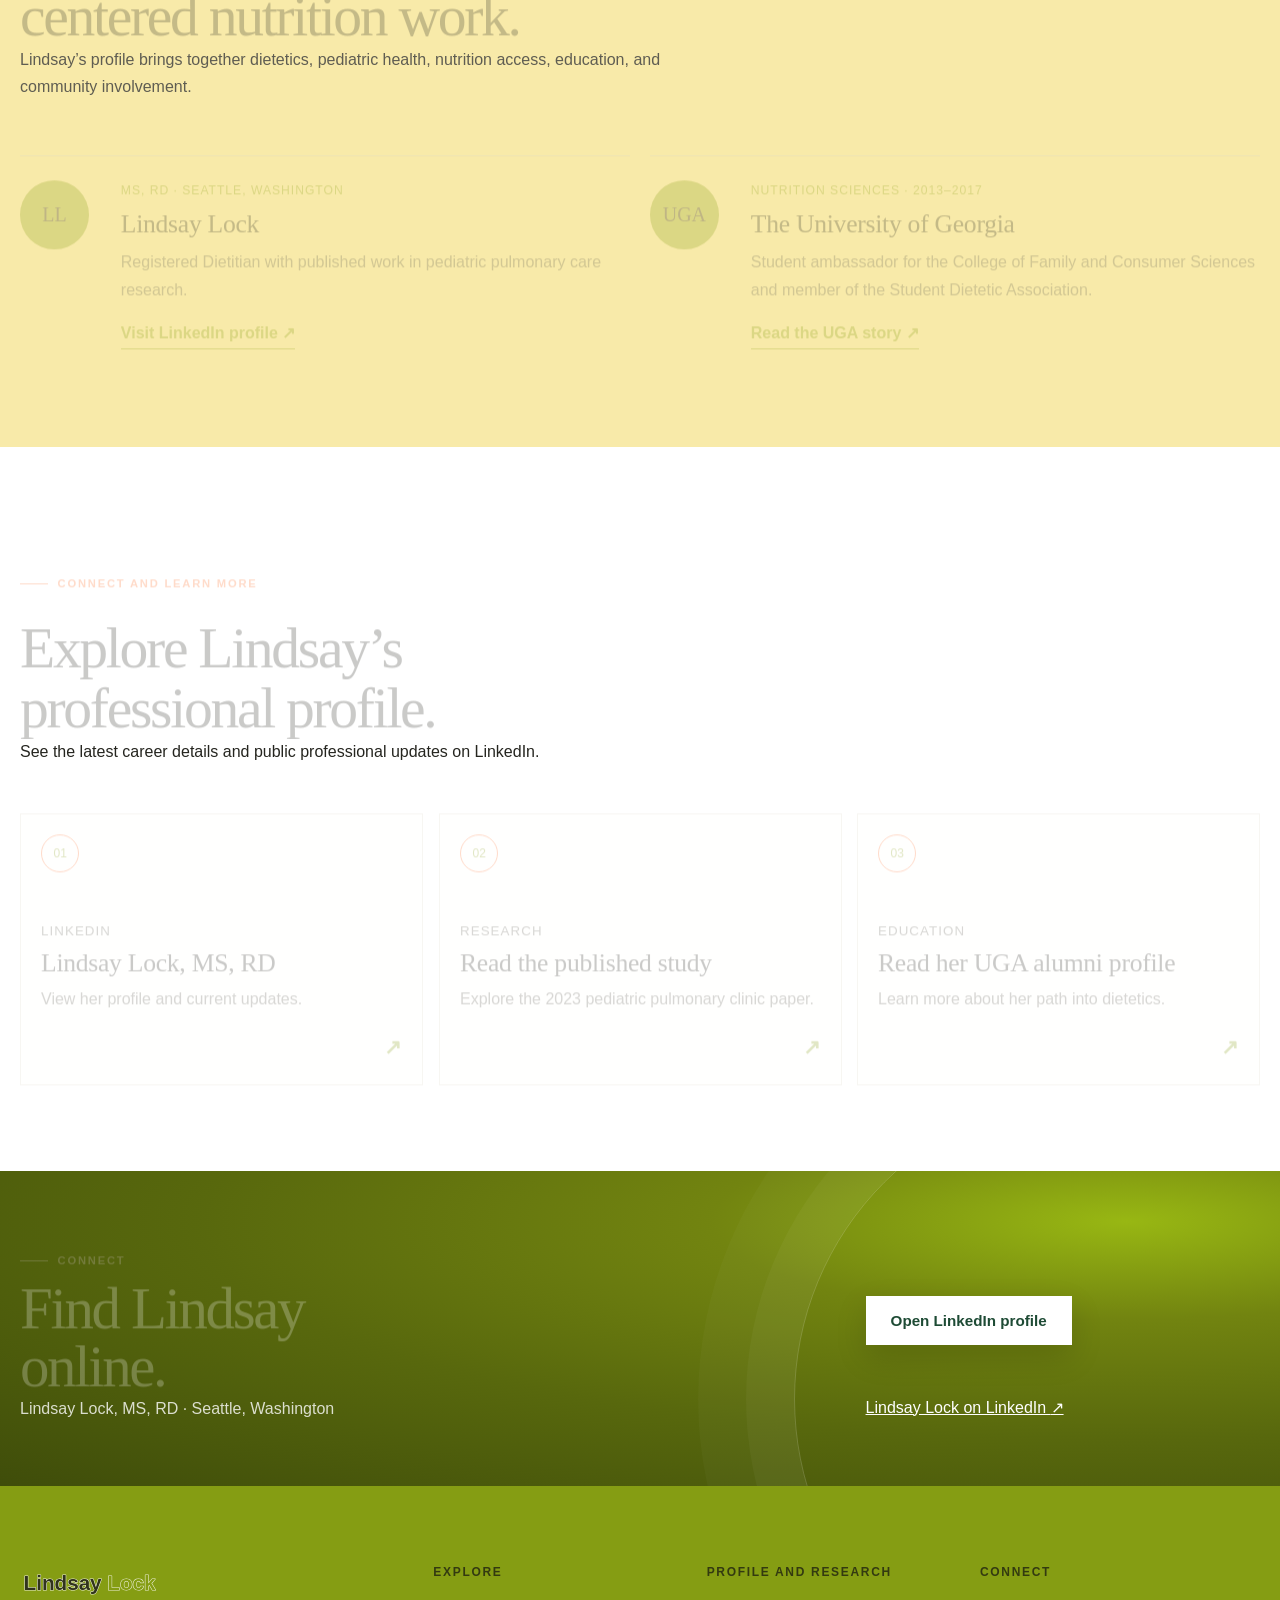
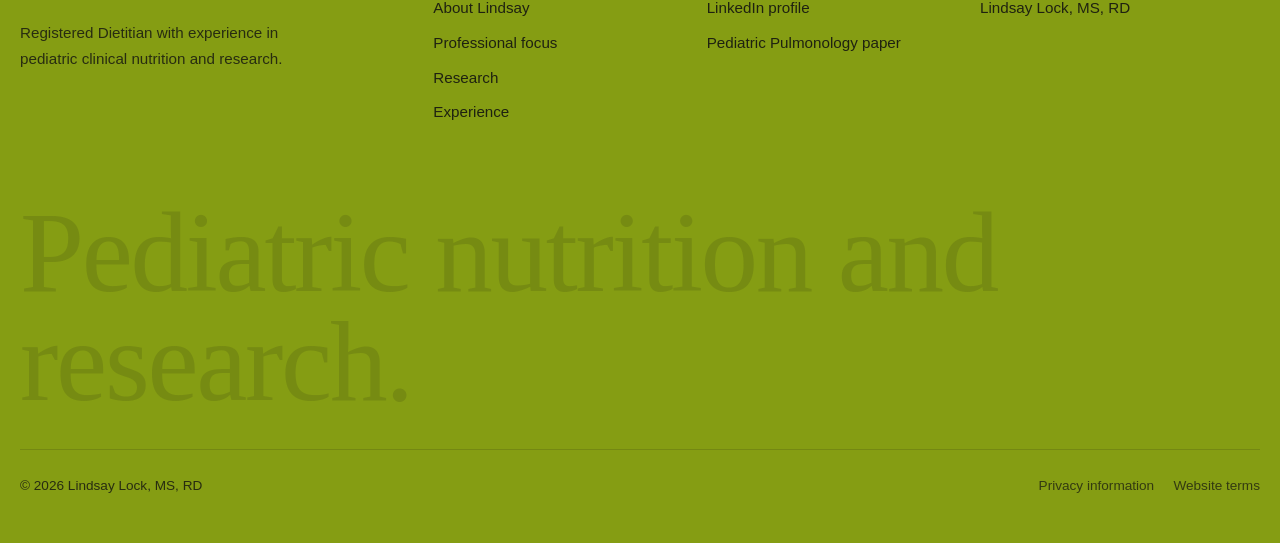
<file: about.html>
<!DOCTYPE html><html lang="en"><head><meta charset="utf-8"><meta name="viewport" content="width=device-width, initial-scale=1"><meta http-equiv="refresh" content="0;url=index.html#story"><title>About Lindsay | Lindsay Lock, MS, RD</title></head><body><a href="index.html#story">Continue to About Lindsay</a></body></html>
</file>
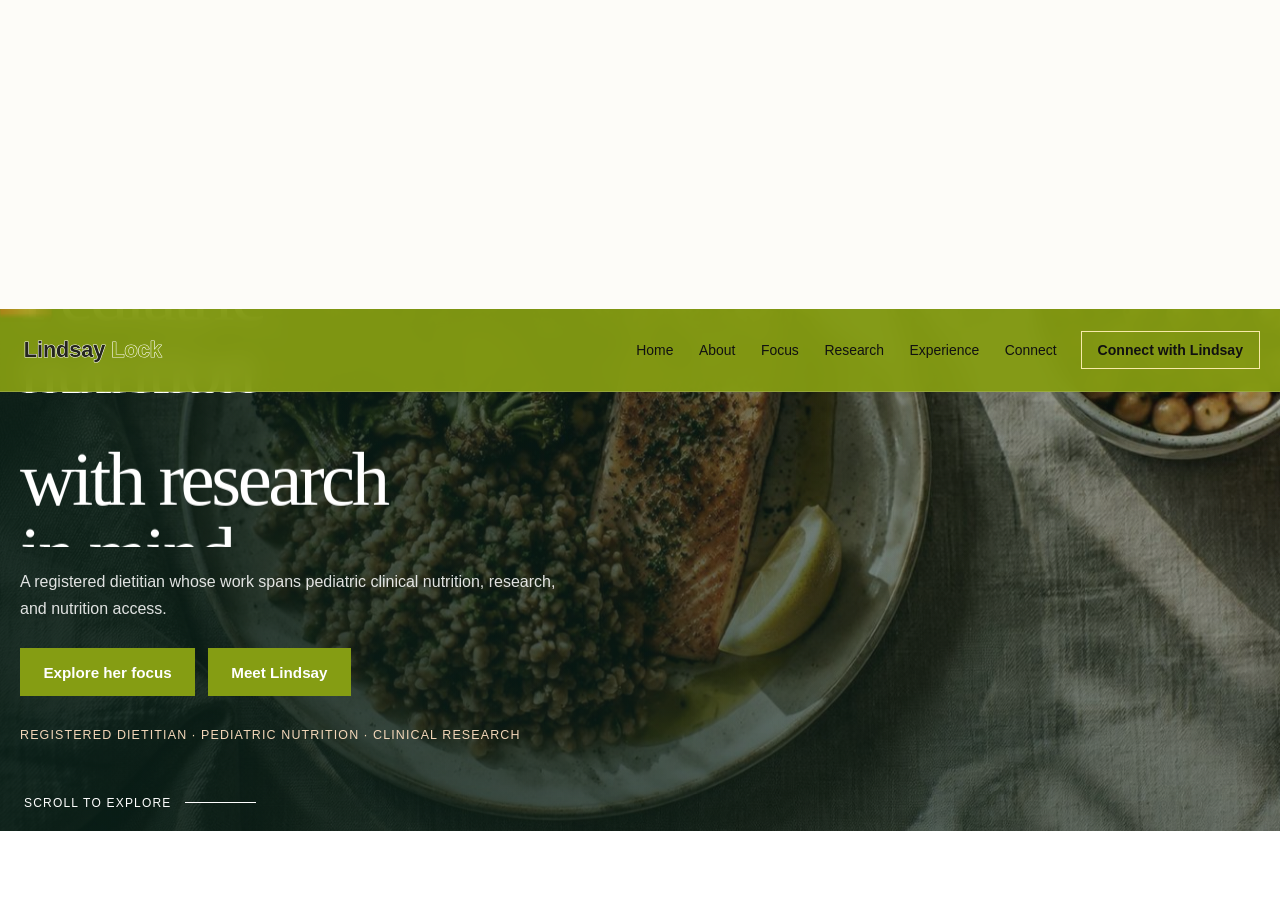
<file: contact.html>
<!DOCTYPE html><html lang="en"><head><meta charset="utf-8"><meta name="viewport" content="width=device-width, initial-scale=1"><meta http-equiv="refresh" content="0;url=index.html#contact"><title>Contact Lindsay | Lindsay Lock, MS, RD</title></head><body><a href="index.html#contact">Continue to Contact Lindsay</a></body></html>
</file>
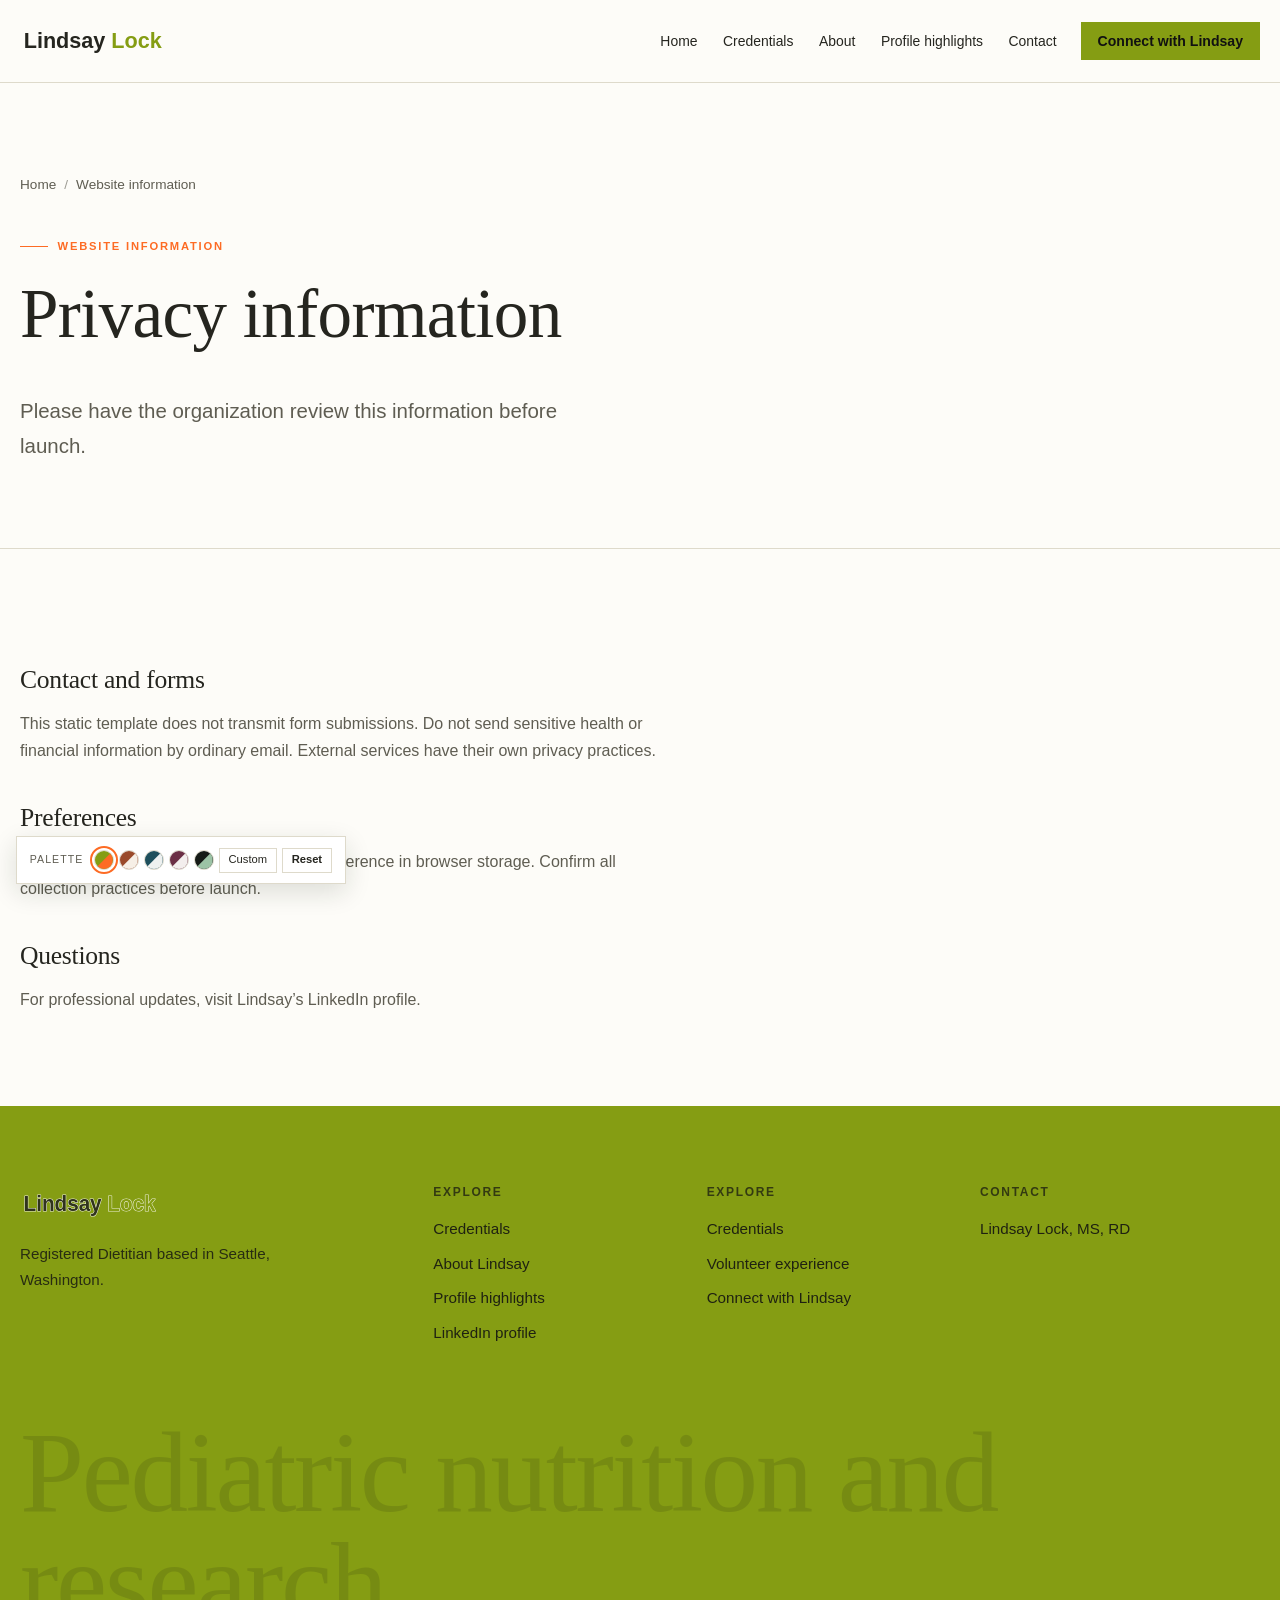
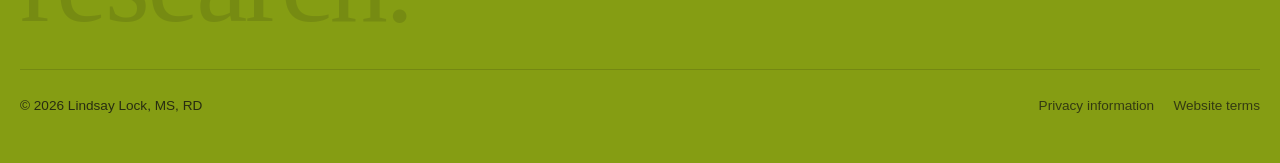
<file: privacy-policy.html>
<!DOCTYPE html><html lang="en" data-theme="sage"><head><meta charset="UTF-8"><meta name="viewport" content="width=device-width, initial-scale=1"><title>Privacy Information | Lindsay Lock, MS, RD</title><meta name="description" content="Privacy information for the Lindsay Lock, MS, RD website."><meta property="og:type" content="website"><meta property="og:site_name" content="Lindsay Lock, MS, RD"><meta property="og:title" content="Privacy Information | Lindsay Lock, MS, RD"><meta property="og:description" content="Privacy information for the Lindsay Lock, MS, RD website."><meta property="og:image" content="assets/hero.jpg"><meta name="theme-color" content="#859D13"><link rel="icon" href="favicon.svg" type="image/svg+xml"><script src="theme-init.js"></script><link rel="preconnect" href="https://fonts.googleapis.com"><link rel="preconnect" href="https://fonts.gstatic.com" crossorigin><link rel="stylesheet" href="https://fonts.googleapis.com/css2?family=Instrument+Sans:wght@400;500;600&family=Newsreader:ital,opsz,wght@0,6..72,400;1,6..72,400&display=swap"><link rel="stylesheet" href="styles.css"><script type="application/ld+json">{"@context":"https://schema.org","@type":"WebPage","name":"Lindsay Lock, MS, RD","url":"https://www.linkedin.com/in/lindsaylockrd/"}</script></head><body class=""><a href="#main" class="skip-link">Skip to main content</a><header class="site-header"><div class="wrap header-inner"><a href="index.html" class="brand" aria-label="Lindsay Lock, MS, RD, home"><img class="brand-logo" src="assets/lindsay-lock-logo.svg" alt="Lindsay Lock, MS, RD"></a><nav class="main-nav" id="main-nav" aria-label="Primary"><ul class="nav-list"><li><a href="index.html">Home</a></li><li><a href="services.html">Credentials</a></li><li><a href="about.html">About</a></li><li><a href="resources.html">Profile highlights</a></li><li><a href="contact.html">Contact</a></li></ul><div class="mobile-only"><a href="https://www.linkedin.com/in/lindsaylockrd/" class="btn">Connect with Lindsay</a></div></nav><div class="header-tools"><a href="https://www.linkedin.com/in/lindsaylockrd/" class="btn btn-sm header-cta">Connect with Lindsay</a><button type="button" class="menu-toggle" aria-expanded="false" aria-controls="main-nav" aria-label="Open menu"><span></span></button></div></div></header><main id="main"><section class="page-hero"><div class="wrap"><nav class="crumbs"><ol><li><a href="index.html">Home</a></li><li>Website information</li></ol></nav><p class="kicker">Website information</p><h1 style="max-width:22ch">Privacy information</h1><p class="lead">Please have the organization review this information before launch.</p></div></section><section class="section-tight"><div class="wrap"><article class="legal"><h2>Contact and forms</h2><p>This static template does not transmit form submissions. Do not send sensitive health or financial information by ordinary email. External services have their own privacy practices.</p><h2>Preferences</h2><p>The theme control may store your display preference in browser storage. Confirm all collection practices before launch.</p><h2>Questions</h2><p>For professional updates, visit Lindsay’s LinkedIn profile.</p></article></div></section></main><footer class="site-footer"><div class="wrap"><div class="footer-grid"><div><a href="index.html" class="brand" style="margin-bottom:1.2rem"><img class="brand-logo" src="assets/lindsay-lock-logo.svg" alt="Lindsay Lock, MS, RD"></a><p style="max-width:34ch;opacity:.8">Registered Dietitian based in Seattle, Washington.</p></div><div><h2>Explore</h2><ul><li><a href="services.html">Credentials</a></li><li><a href="about.html">About Lindsay</a></li><li><a href="resources.html">Profile highlights</a></li><li><a href="https://www.linkedin.com/in/lindsaylockrd/">LinkedIn profile</a></li></ul></div><div><h2>Explore</h2><ul><li><a href="https://www.linkedin.com/in/lindsaylockrd/">Credentials</a></li><li><a href="https://www.linkedin.com/in/lindsaylockrd/">Volunteer experience</a></li><li><a href="https://www.linkedin.com/in/lindsaylockrd/">Connect with Lindsay</a></li></ul></div><div><h2>Contact</h2><address style="font-style:normal"><a href="https://www.linkedin.com/in/lindsaylockrd/">Lindsay Lock, MS, RD</a></address></div></div><p class="footer-word" aria-hidden="true">Pediatric nutrition and research.</p><div class="footer-bottom"><p>&copy; <span data-year>2026</span> Lindsay Lock, MS, RD</p><nav aria-label="Legal"><a href="privacy-policy.html">Privacy information</a><a href="terms.html">Website terms</a></nav></div></div></footer><div class="palette palette-dock" role="group" aria-label="Colour palette">
  <span class="palette-label">Palette</span>
  <div class="palette-swatches">
    <button type="button" class="swatch" data-set-theme="sage" aria-pressed="true" aria-label="Sage palette" title="Sage"></button>
    <button type="button" class="swatch" data-set-theme="clay" aria-pressed="false" aria-label="Clay palette" title="Clay"></button>
    <button type="button" class="swatch" data-set-theme="harbor" aria-pressed="false" aria-label="Harbor palette" title="Harbor"></button>
    <button type="button" class="swatch" data-set-theme="plum" aria-pressed="false" aria-label="Plum palette" title="Plum"></button>
    <button type="button" class="swatch" data-set-theme="night" aria-pressed="false" aria-label="Night palette" title="Night"></button>
    <button type="button" class="palette-custom-toggle" aria-expanded="false">Custom</button>
    <button type="button" class="palette-reset-default" data-reset-default-palette aria-label="Reset palette to default colors" title="Reset to default colors">Reset</button>
  </div>
  <div class="palette-custom-controls" hidden>
    <p class="palette-custom-title">Make your own palette</p>
    <label>Page background <input type="color" data-custom-color="bg" value="#FAFAF7"></label>
    <label>Text <input type="color" data-custom-color="ink" value="#000000"></label>
    <label>Accent <input type="color" data-custom-color="accent" value="#97798E"></label>
    <div class="palette-custom-actions"><button type="button" class="palette-apply" data-apply-custom-palette>Apply colors</button><button type="button" class="palette-reset" data-reset-custom-palette>Reset</button></div>
    <p class="palette-custom-help">For clear contrast, pair a light page with dark text or a dark page with light text.</p>
    <p class="palette-custom-status" role="status" aria-live="polite"></p>
  </div>
</div><script src="script.js" defer></script></body></html>
</file>
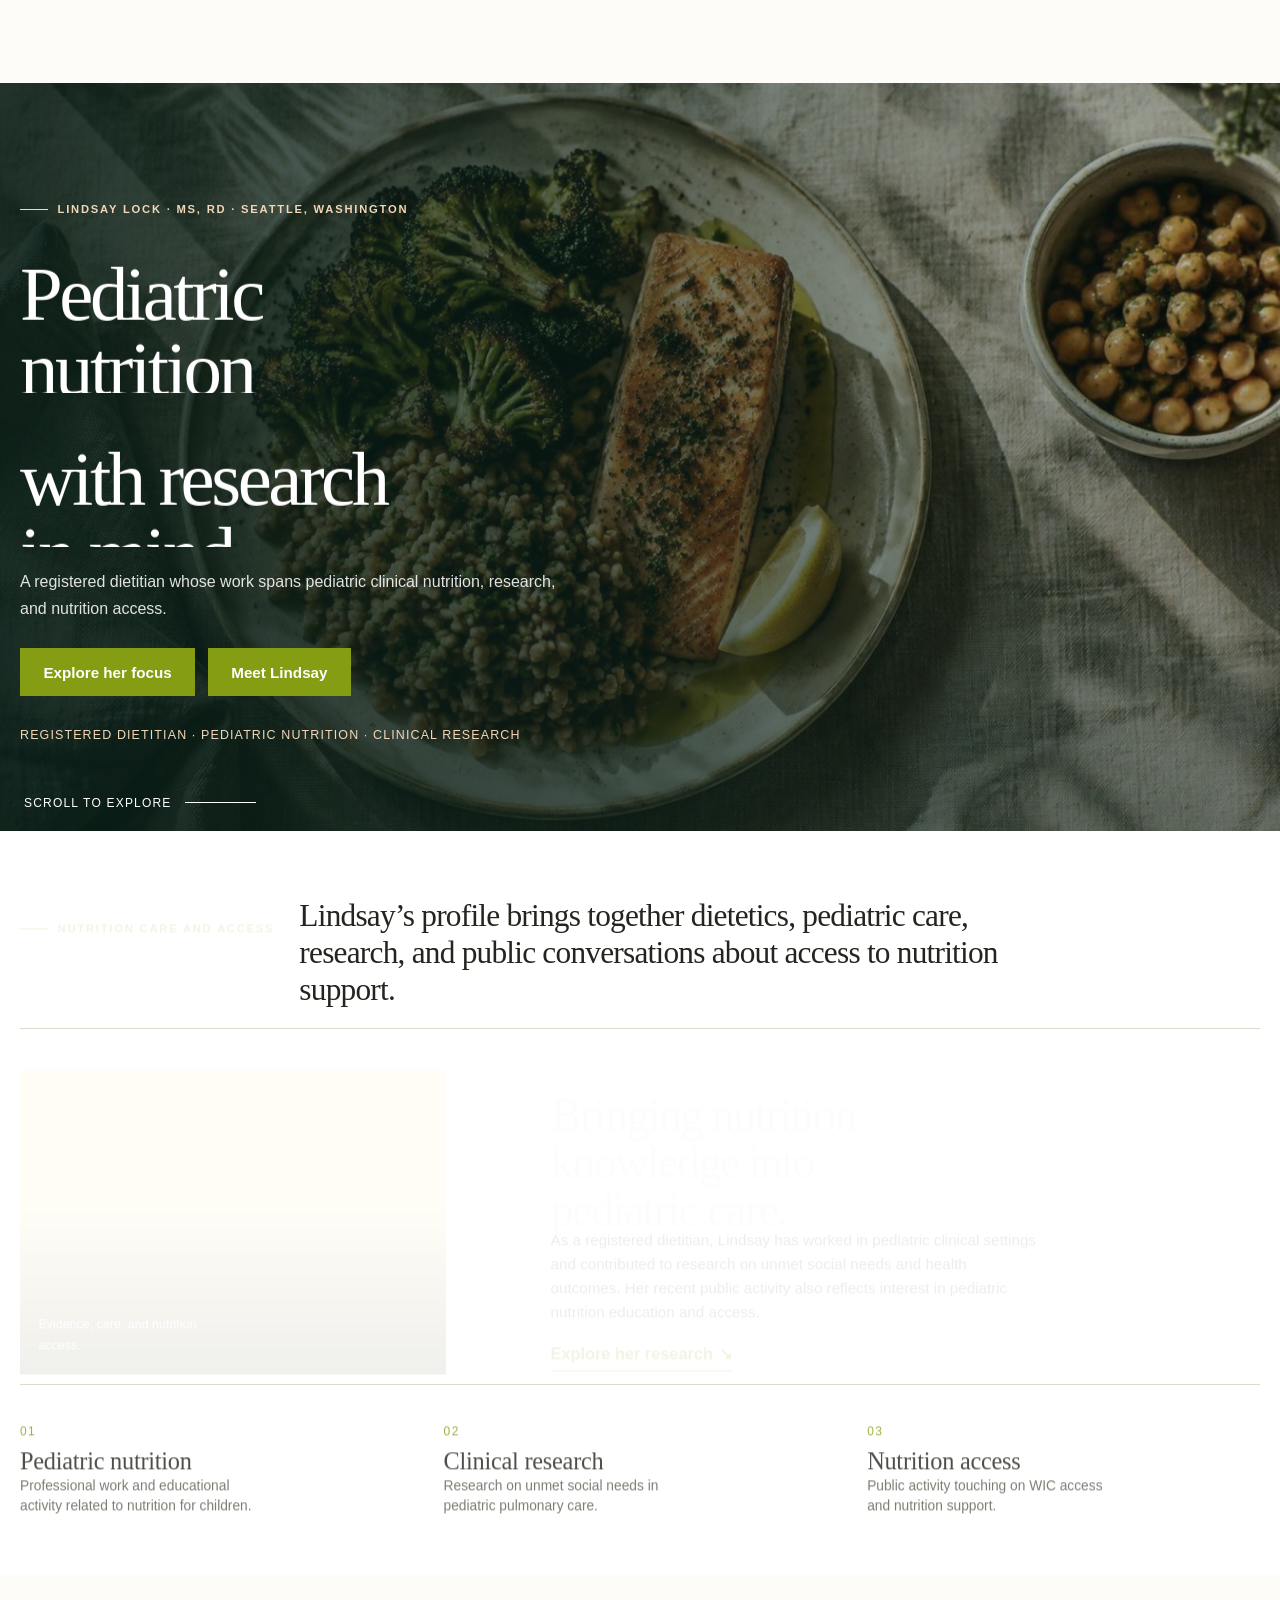
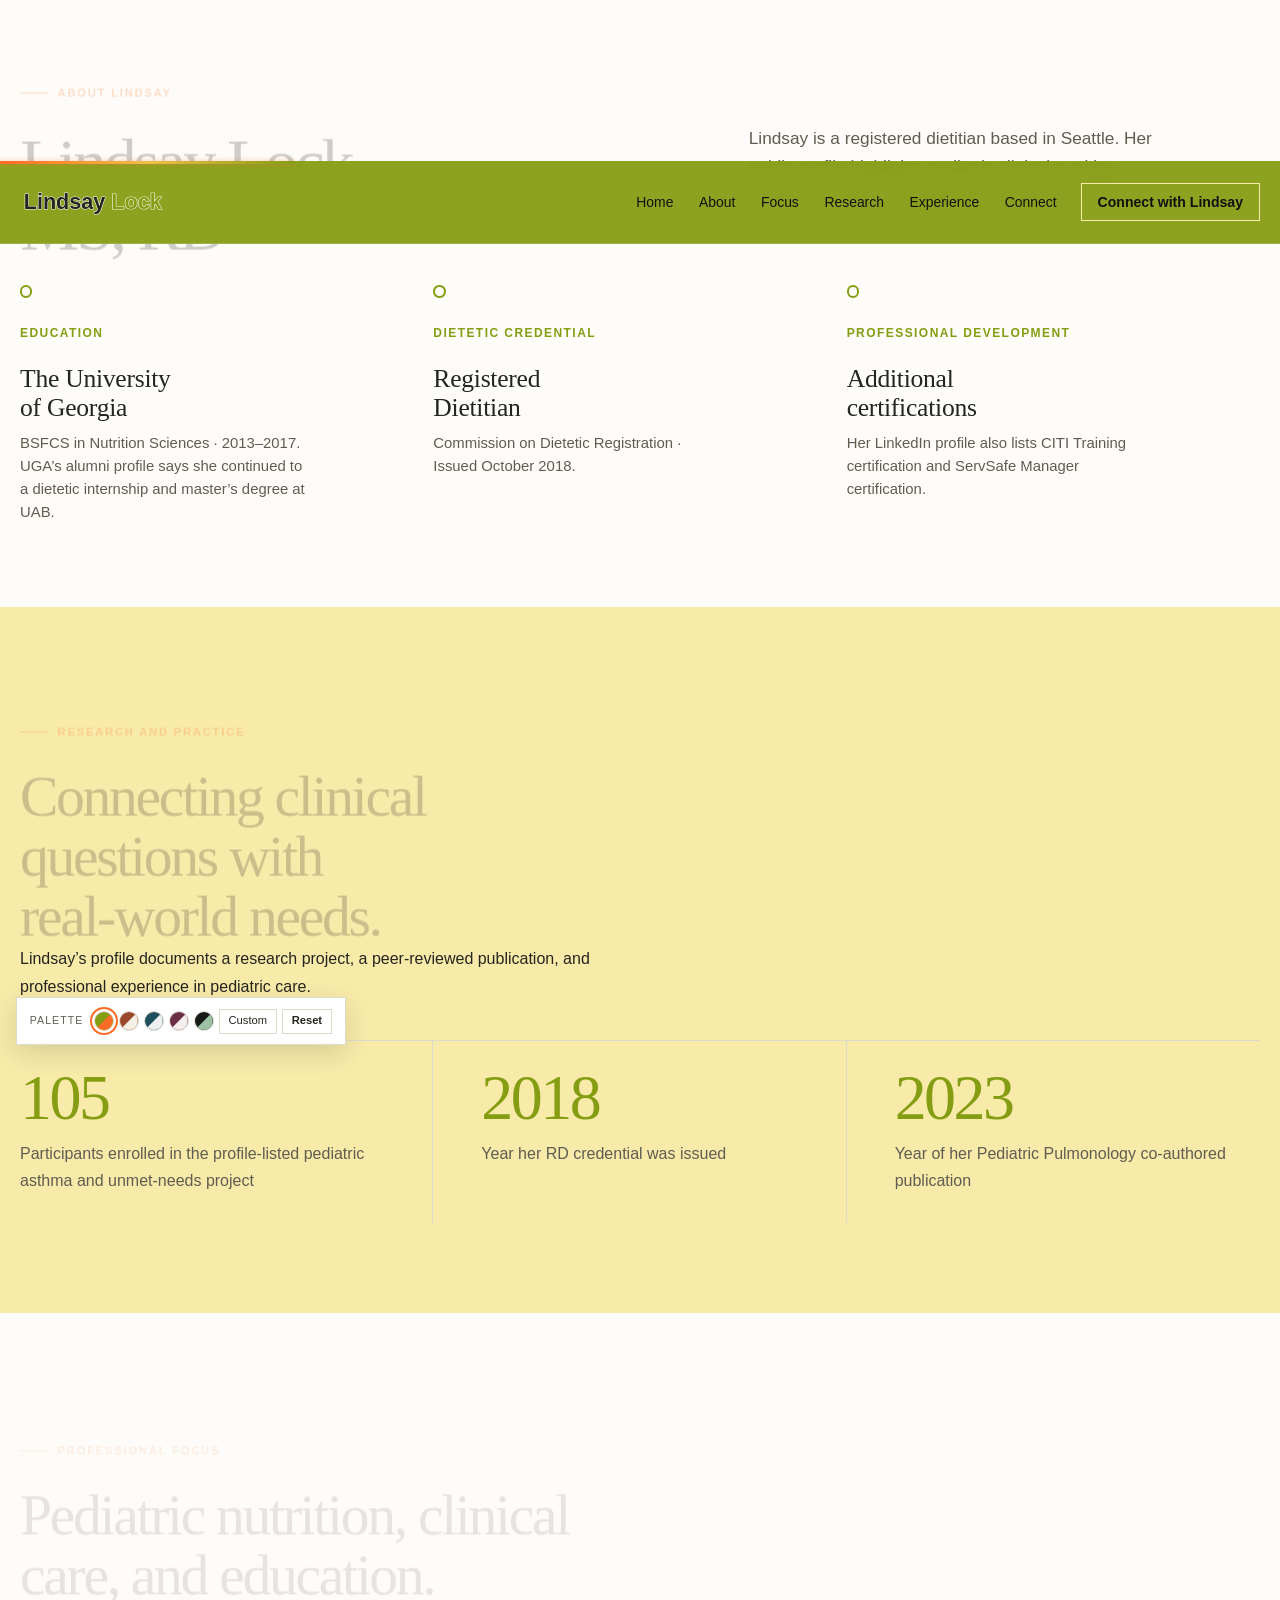
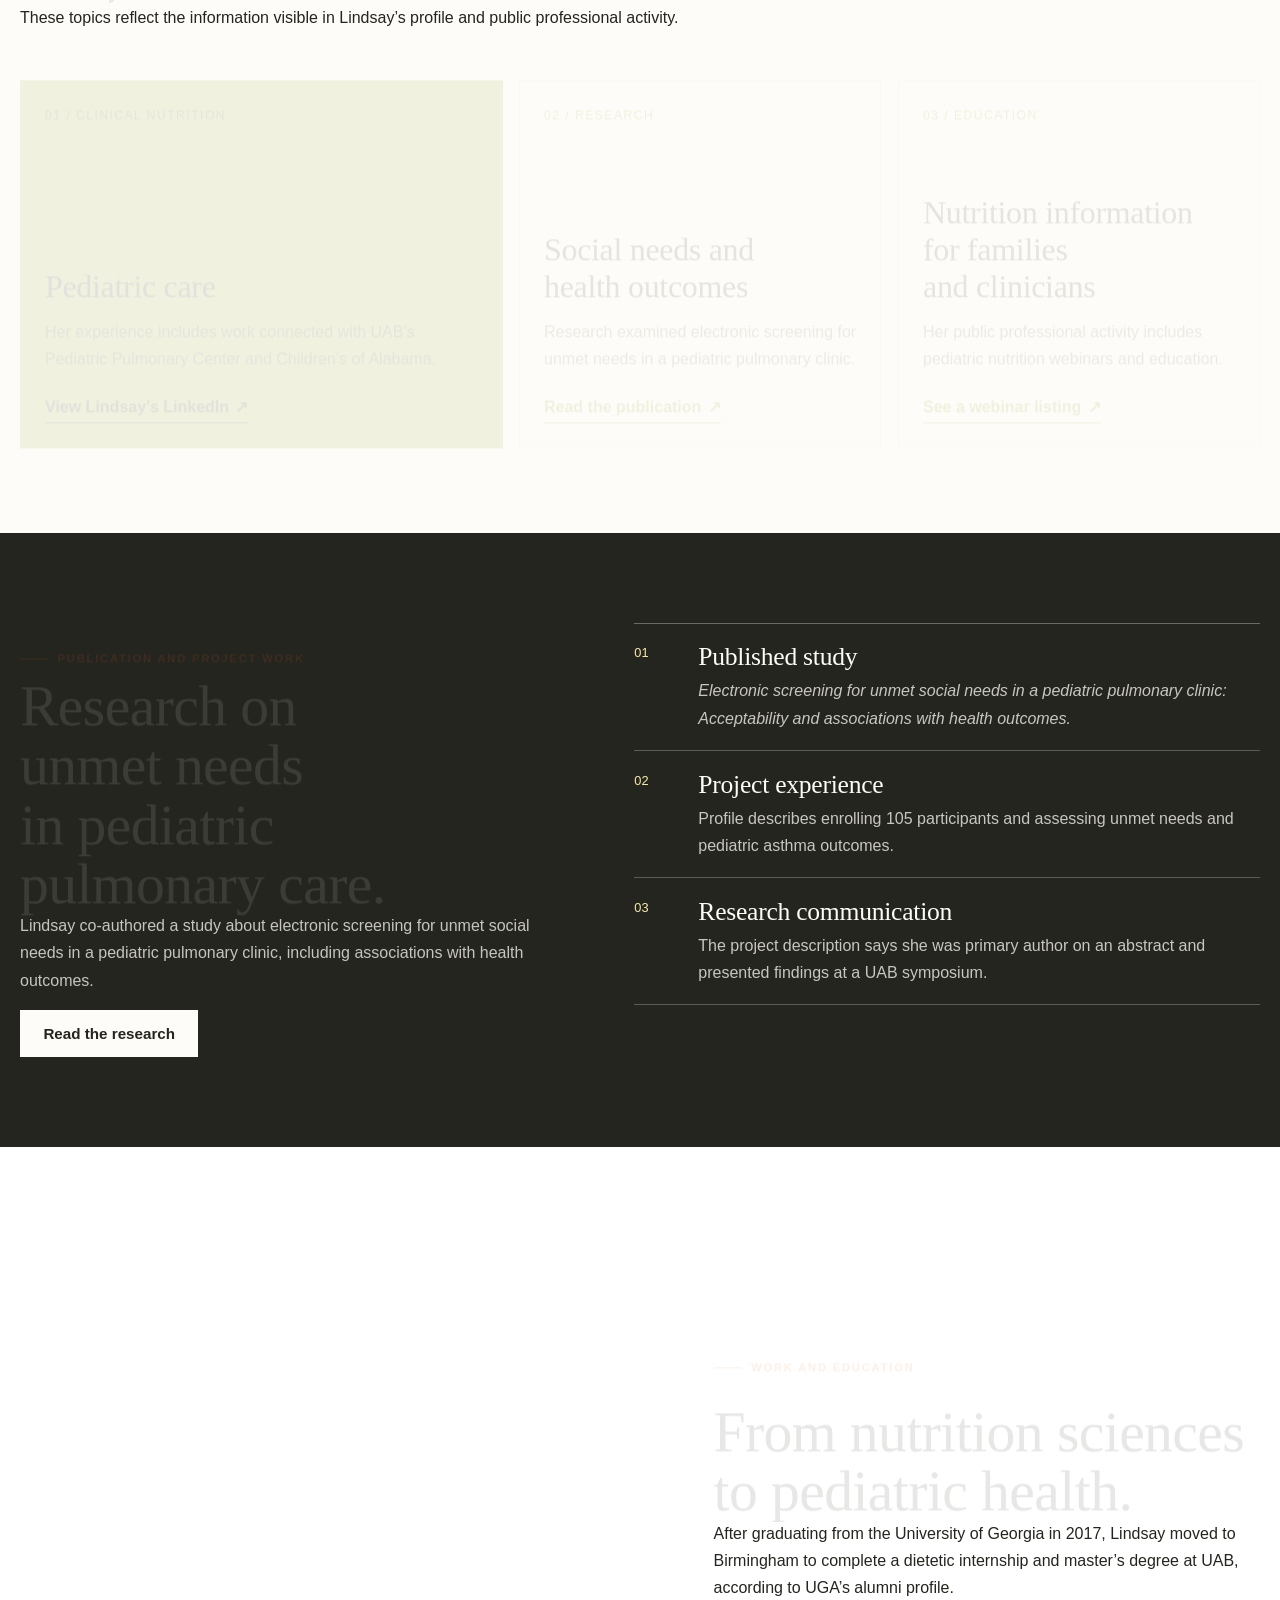
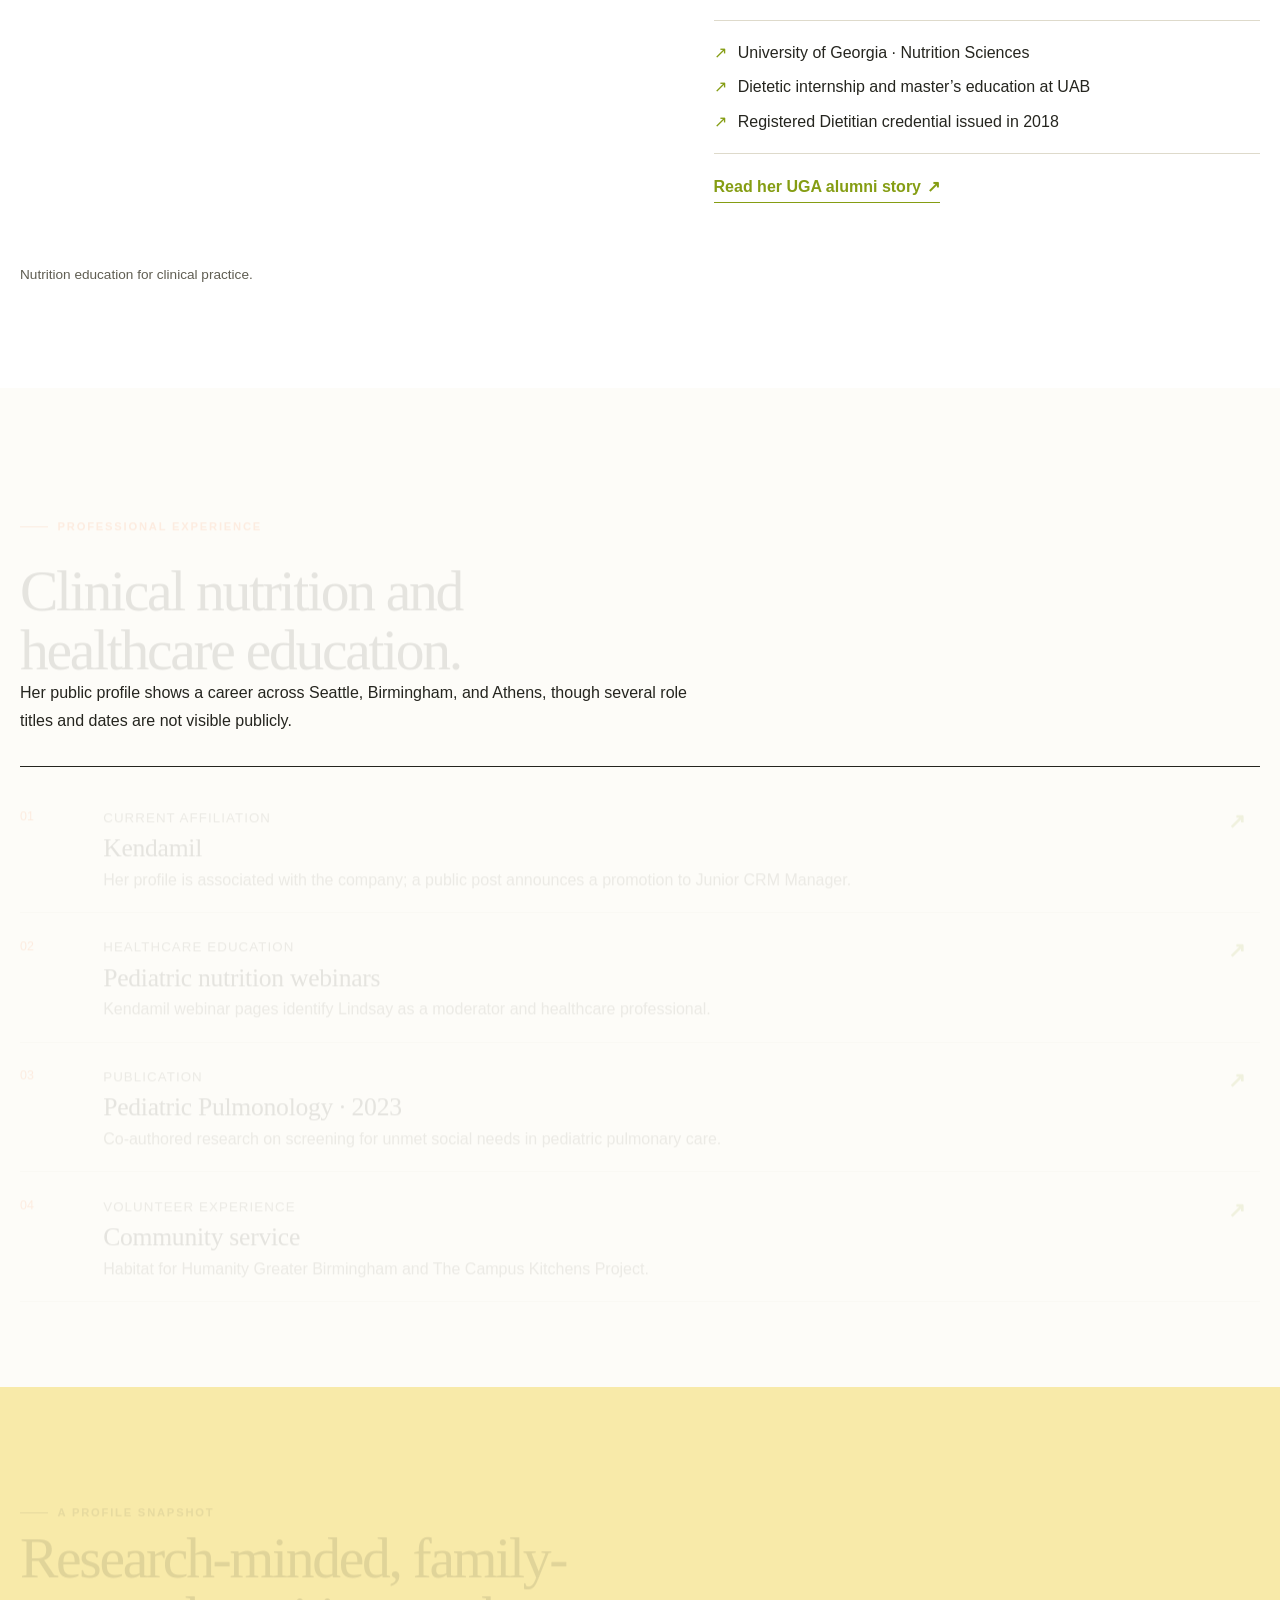
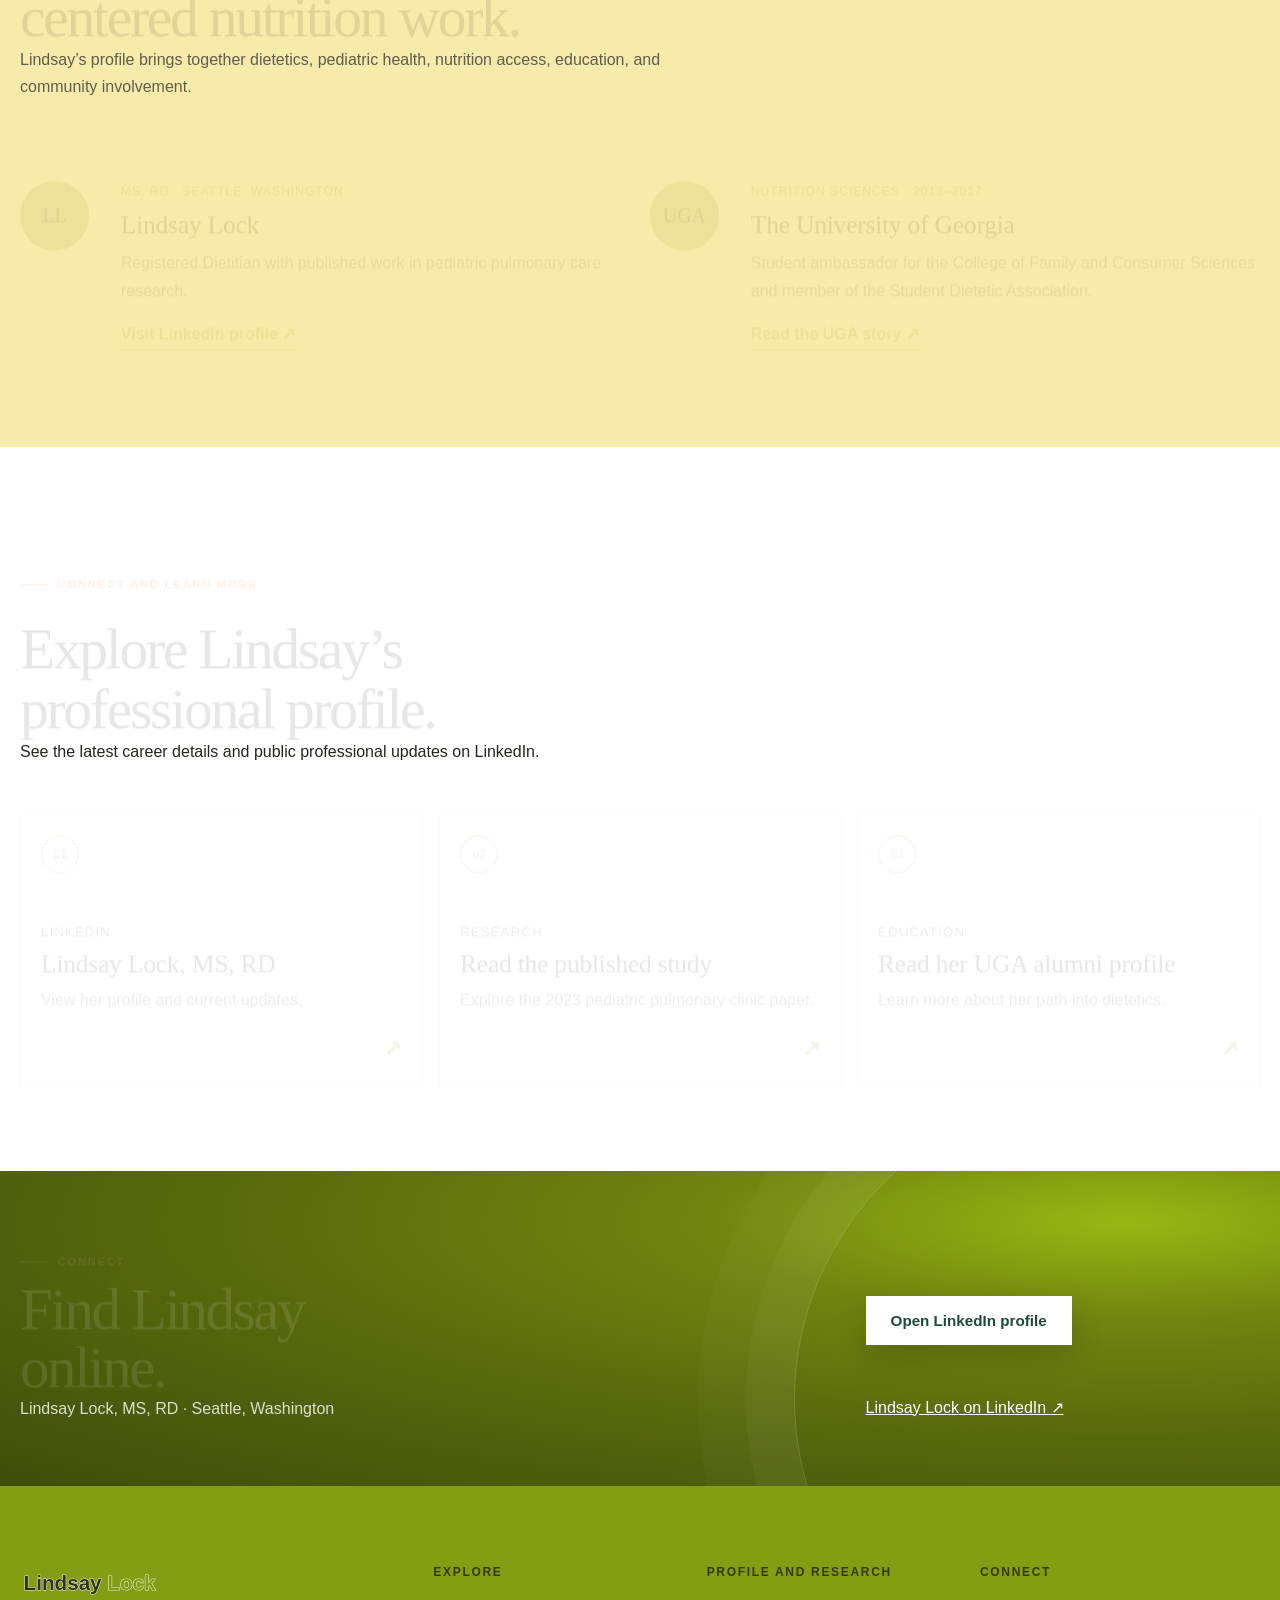
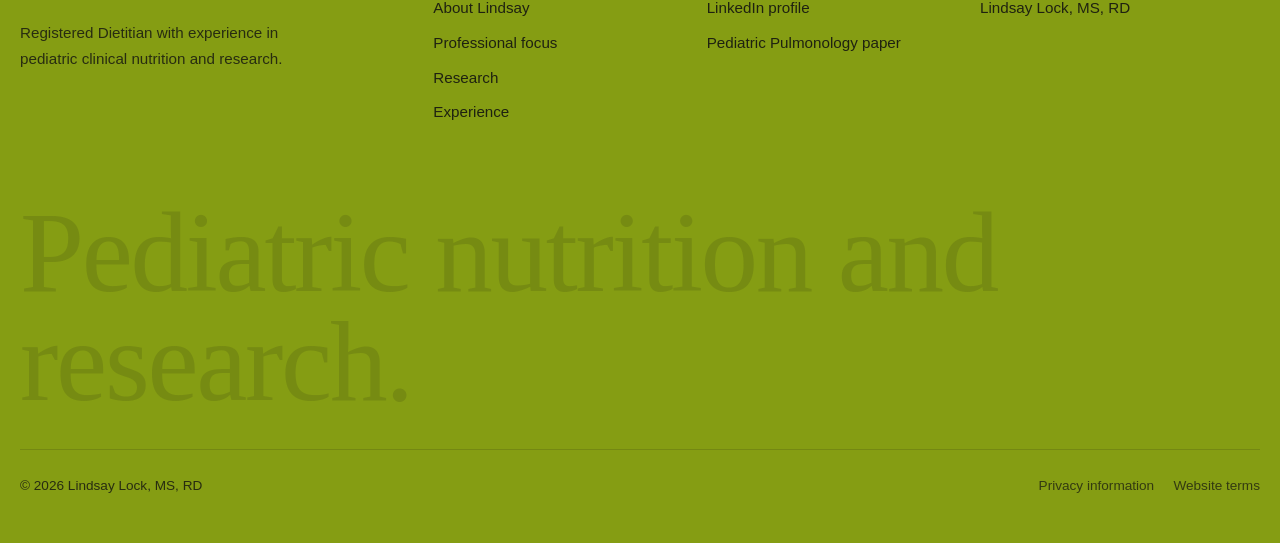
<file: resources.html>
<!DOCTYPE html><html lang="en"><head><meta charset="utf-8"><meta name="viewport" content="width=device-width, initial-scale=1"><meta http-equiv="refresh" content="0;url=index.html#resources"><title>Profile highlights | Lindsay Lock, MS, RD</title></head><body><a href="index.html#resources">Continue to Profile highlights</a></body></html>
</file>
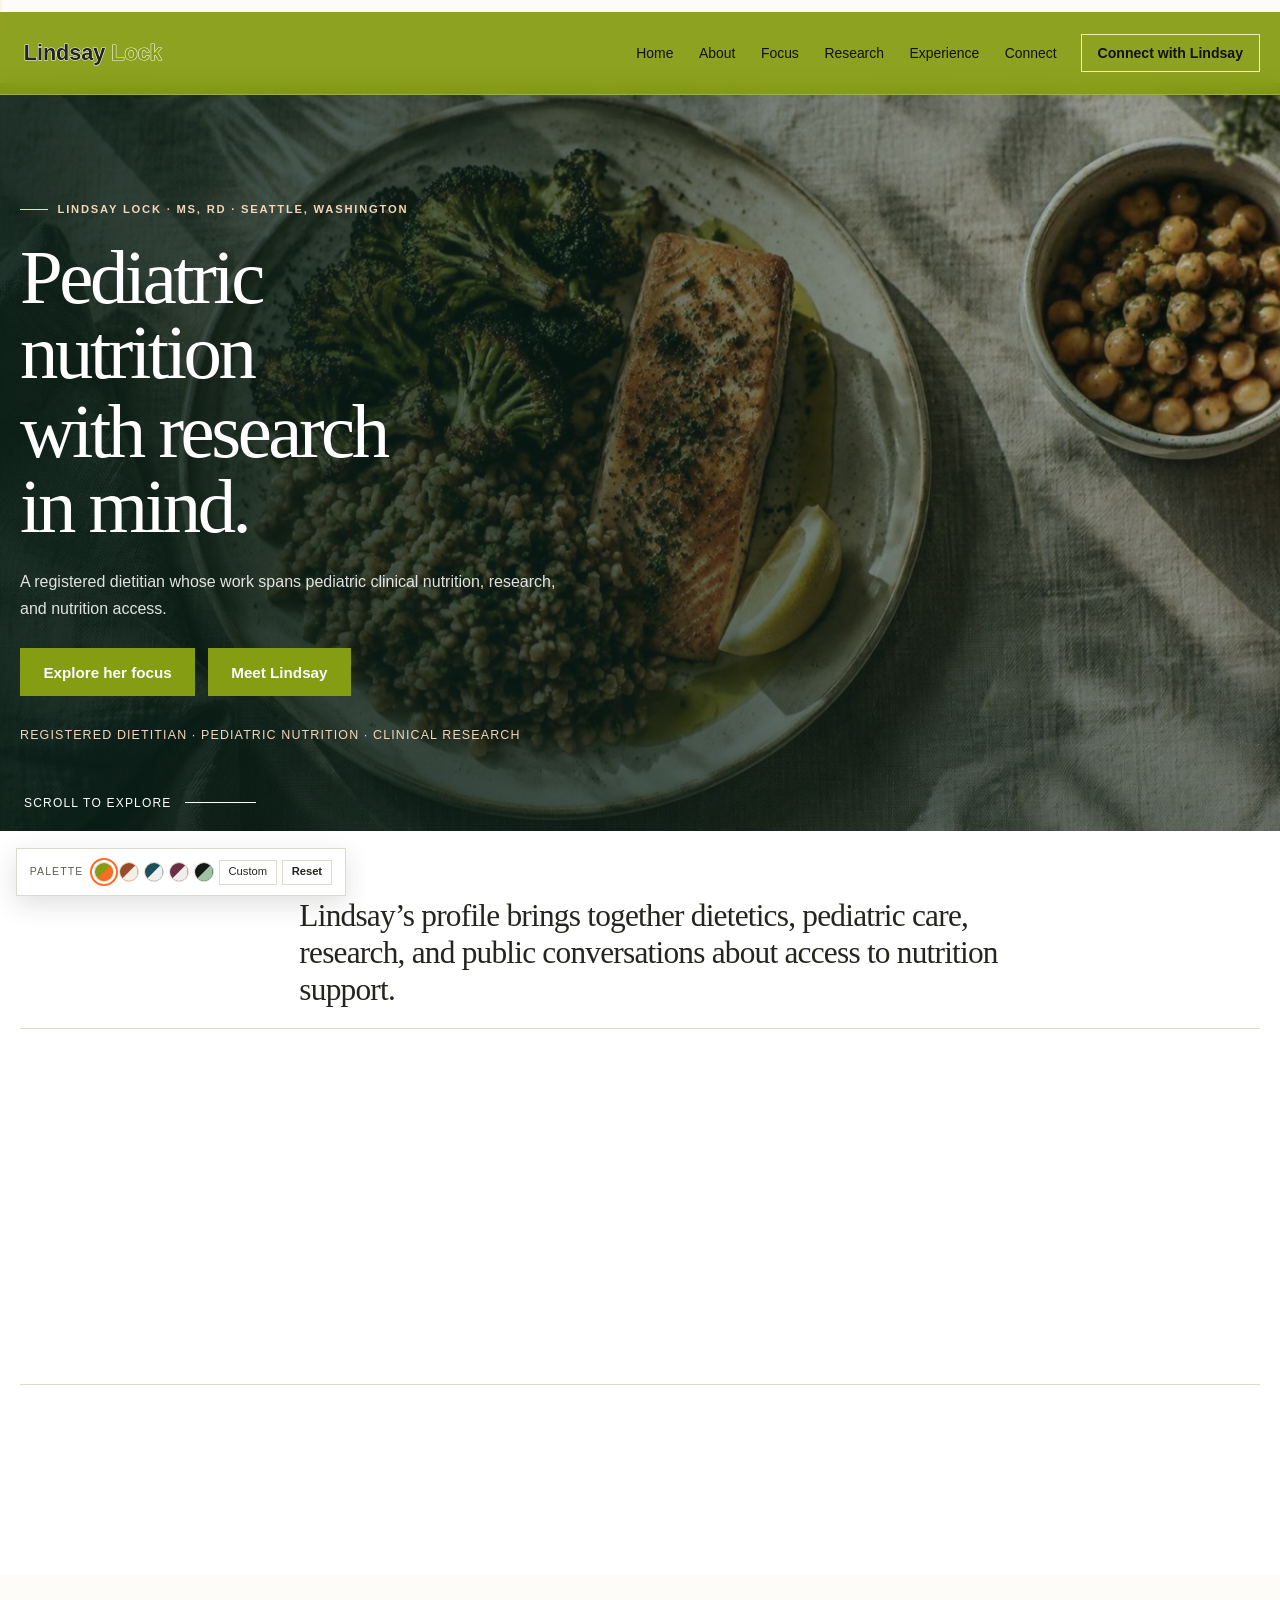
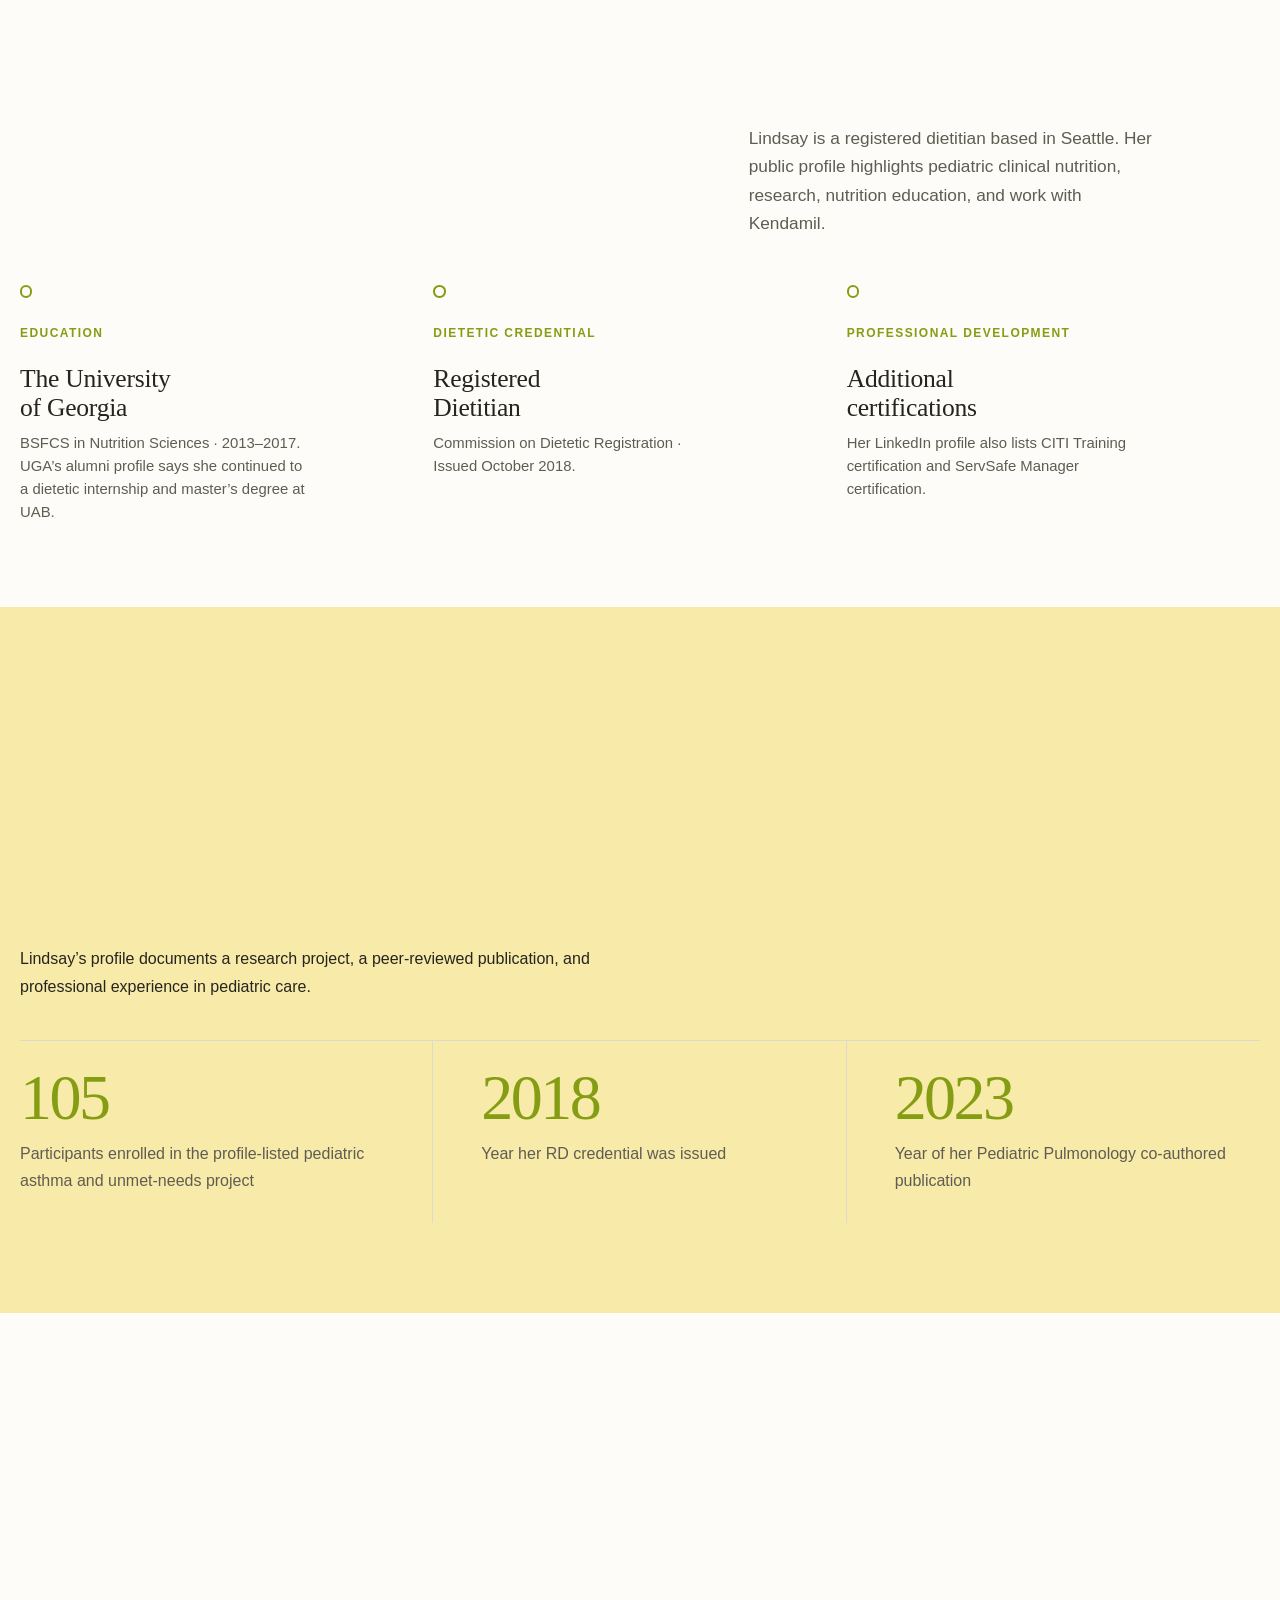
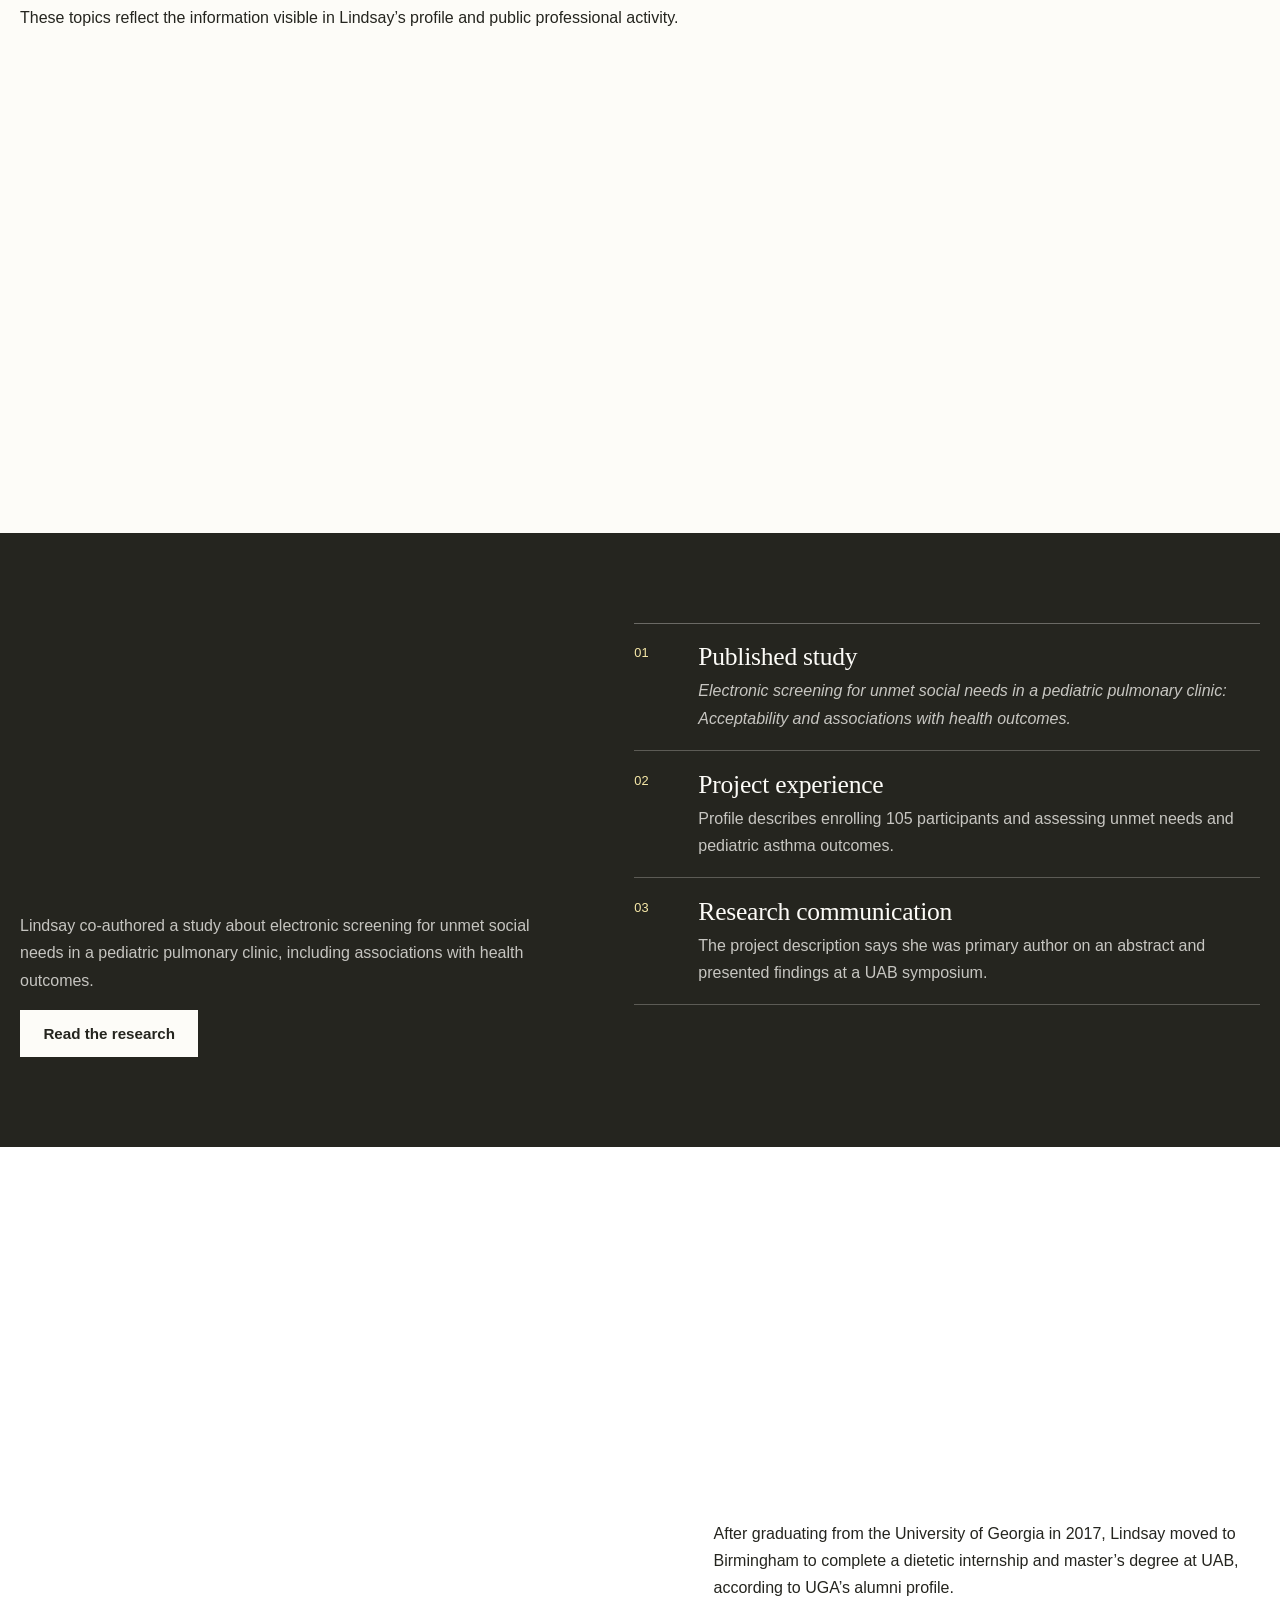
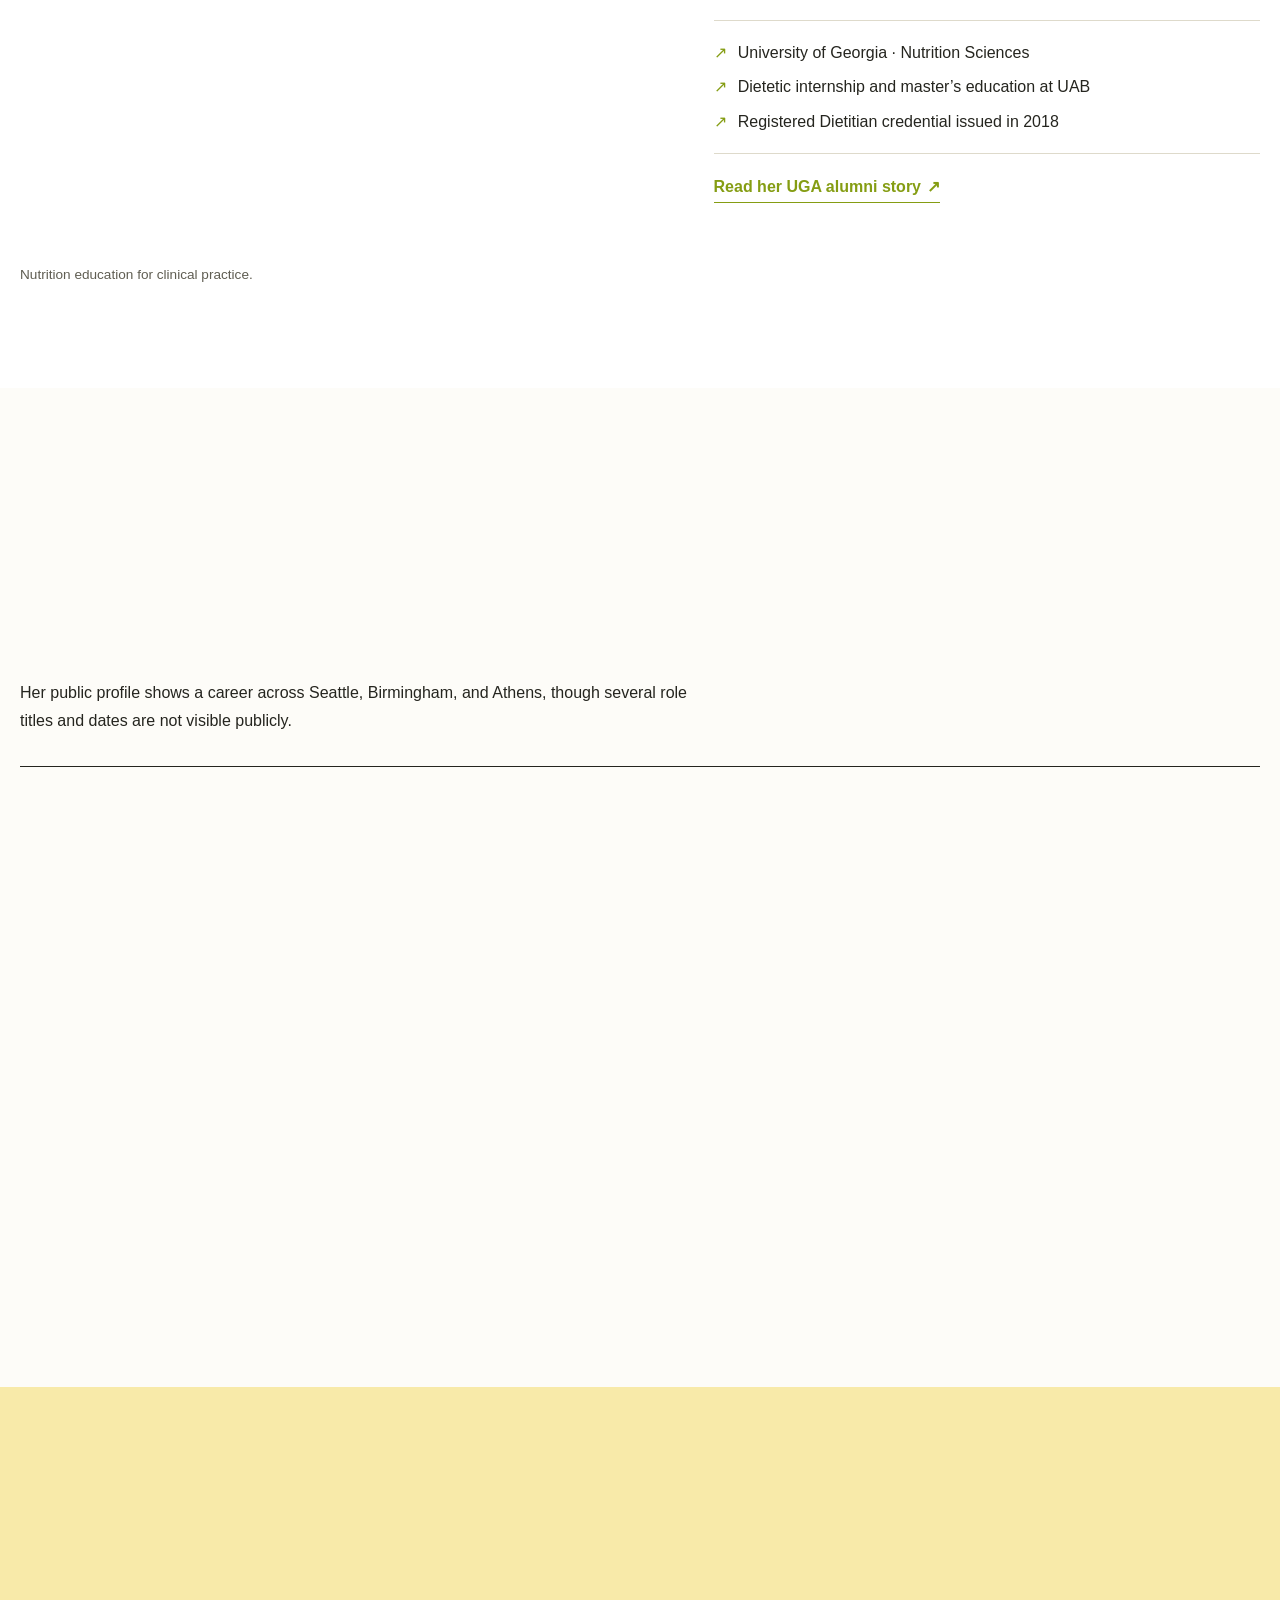
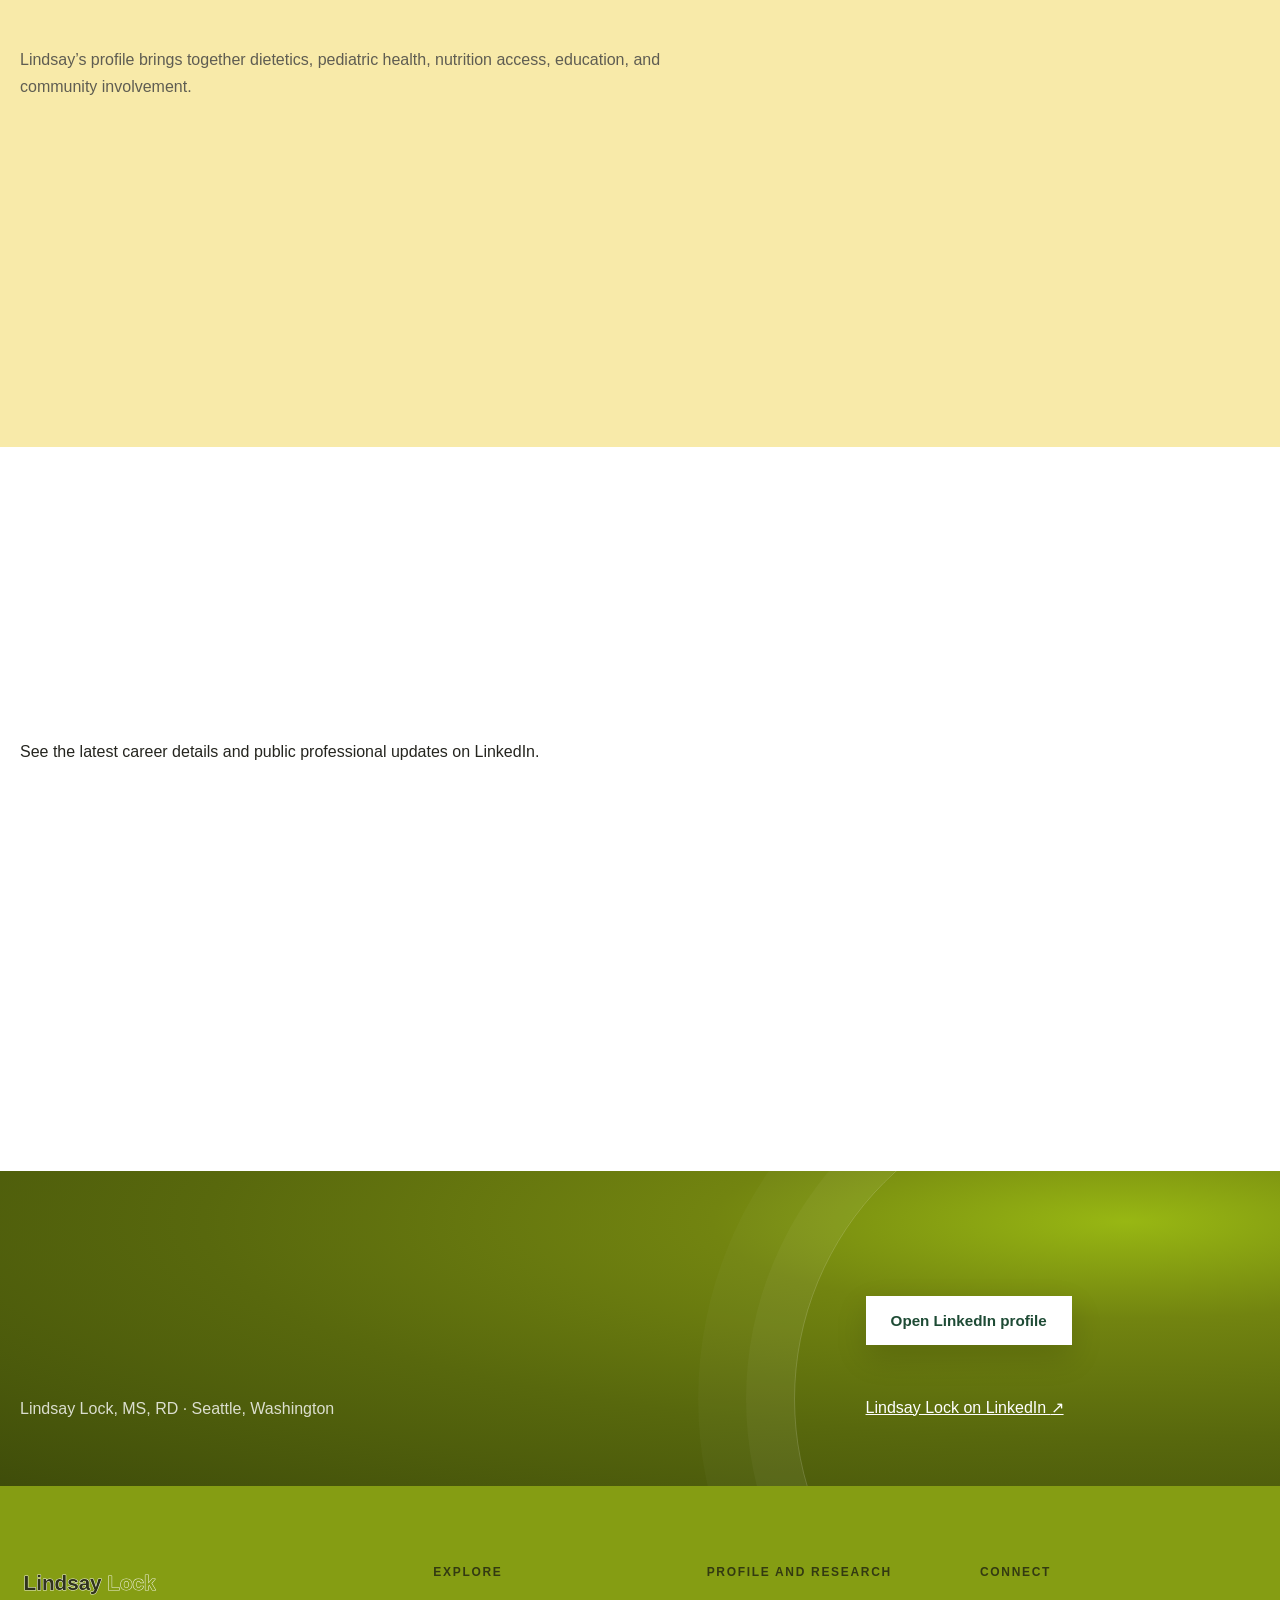
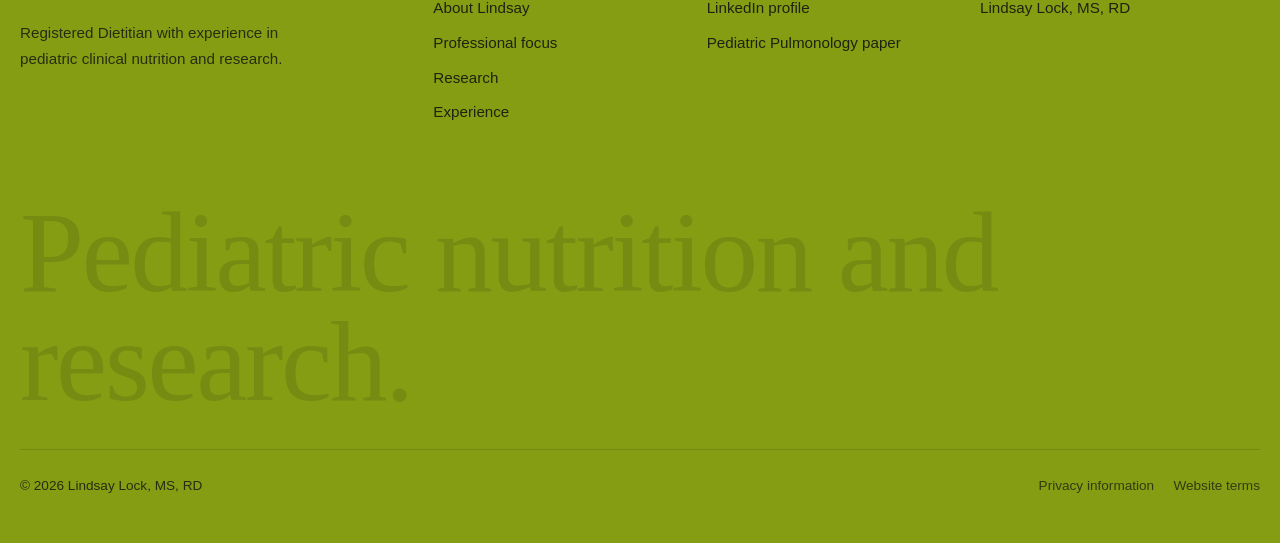
<file: services.html>
<!DOCTYPE html><html lang="en"><head><meta charset="utf-8"><meta name="viewport" content="width=device-width, initial-scale=1"><meta http-equiv="refresh" content="0;url=index.html#programs"><title>Credentials | Lindsay Lock, MS, RD</title></head><body><a href="index.html#programs">Continue to Credentials</a></body></html>
</file>
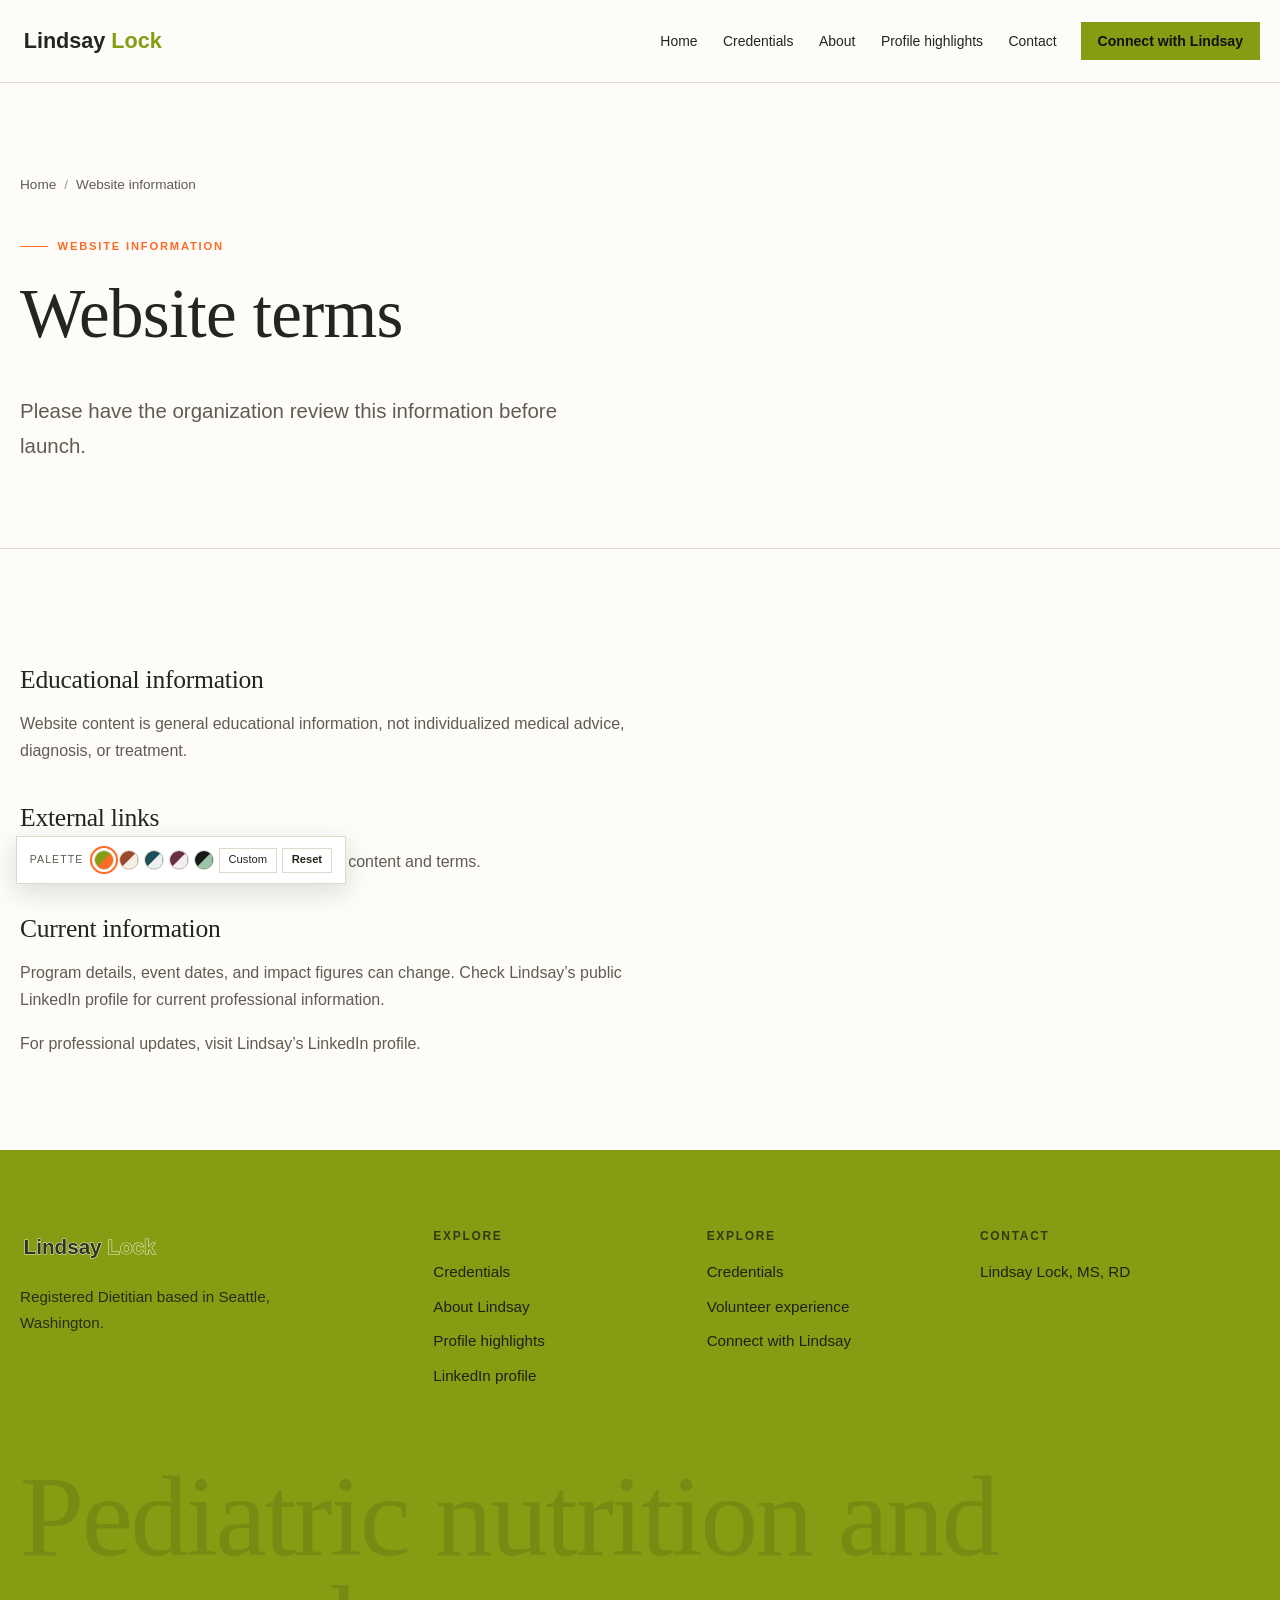
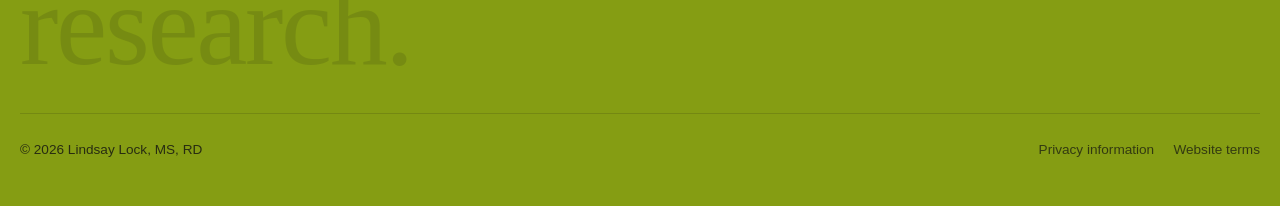
<file: terms.html>
<!DOCTYPE html><html lang="en" data-theme="sage"><head><meta charset="UTF-8"><meta name="viewport" content="width=device-width, initial-scale=1"><title>Website Terms | Lindsay Lock, MS, RD</title><meta name="description" content="General terms and educational content information for the Lindsay Lock, MS, RD website."><meta property="og:type" content="website"><meta property="og:site_name" content="Lindsay Lock, MS, RD"><meta property="og:title" content="Website Terms | Lindsay Lock, MS, RD"><meta property="og:description" content="General terms and educational content information for the Lindsay Lock, MS, RD website."><meta property="og:image" content="assets/hero.jpg"><meta name="theme-color" content="#859D13"><link rel="icon" href="favicon.svg" type="image/svg+xml"><script src="theme-init.js"></script><link rel="preconnect" href="https://fonts.googleapis.com"><link rel="preconnect" href="https://fonts.gstatic.com" crossorigin><link rel="stylesheet" href="https://fonts.googleapis.com/css2?family=Instrument+Sans:wght@400;500;600&family=Newsreader:ital,opsz,wght@0,6..72,400;1,6..72,400&display=swap"><link rel="stylesheet" href="styles.css"><script type="application/ld+json">{"@context":"https://schema.org","@type":"WebPage","name":"Lindsay Lock, MS, RD","url":"https://www.linkedin.com/in/lindsaylockrd/"}</script></head><body class=""><a href="#main" class="skip-link">Skip to main content</a><header class="site-header"><div class="wrap header-inner"><a href="index.html" class="brand" aria-label="Lindsay Lock, MS, RD, home"><img class="brand-logo" src="assets/lindsay-lock-logo.svg" alt="Lindsay Lock, MS, RD"></a><nav class="main-nav" id="main-nav" aria-label="Primary"><ul class="nav-list"><li><a href="index.html">Home</a></li><li><a href="services.html">Credentials</a></li><li><a href="about.html">About</a></li><li><a href="resources.html">Profile highlights</a></li><li><a href="contact.html">Contact</a></li></ul><div class="mobile-only"><a href="https://www.linkedin.com/in/lindsaylockrd/" class="btn">Connect with Lindsay</a></div></nav><div class="header-tools"><a href="https://www.linkedin.com/in/lindsaylockrd/" class="btn btn-sm header-cta">Connect with Lindsay</a><button type="button" class="menu-toggle" aria-expanded="false" aria-controls="main-nav" aria-label="Open menu"><span></span></button></div></div></header><main id="main"><section class="page-hero"><div class="wrap"><nav class="crumbs"><ol><li><a href="index.html">Home</a></li><li>Website information</li></ol></nav><p class="kicker">Website information</p><h1 style="max-width:22ch">Website terms</h1><p class="lead">Please have the organization review this information before launch.</p></div></section><section class="section-tight"><div class="wrap"><article class="legal"><h2>Educational information</h2><p>Website content is general educational information, not individualized medical advice, diagnosis, or treatment.</p><h2>External links</h2><p>Linked services and pages maintain their own content and terms.</p><h2>Current information</h2><p>Program details, event dates, and impact figures can change. Check Lindsay’s public LinkedIn profile for current professional information.</p><p>For professional updates, visit Lindsay’s LinkedIn profile.</p></article></div></section></main><footer class="site-footer"><div class="wrap"><div class="footer-grid"><div><a href="index.html" class="brand" style="margin-bottom:1.2rem"><img class="brand-logo" src="assets/lindsay-lock-logo.svg" alt="Lindsay Lock, MS, RD"></a><p style="max-width:34ch;opacity:.8">Registered Dietitian based in Seattle, Washington.</p></div><div><h2>Explore</h2><ul><li><a href="services.html">Credentials</a></li><li><a href="about.html">About Lindsay</a></li><li><a href="resources.html">Profile highlights</a></li><li><a href="https://www.linkedin.com/in/lindsaylockrd/">LinkedIn profile</a></li></ul></div><div><h2>Explore</h2><ul><li><a href="https://www.linkedin.com/in/lindsaylockrd/">Credentials</a></li><li><a href="https://www.linkedin.com/in/lindsaylockrd/">Volunteer experience</a></li><li><a href="https://www.linkedin.com/in/lindsaylockrd/">Connect with Lindsay</a></li></ul></div><div><h2>Contact</h2><address style="font-style:normal"><a href="https://www.linkedin.com/in/lindsaylockrd/">Lindsay Lock, MS, RD</a></address></div></div><p class="footer-word" aria-hidden="true">Pediatric nutrition and research.</p><div class="footer-bottom"><p>&copy; <span data-year>2026</span> Lindsay Lock, MS, RD</p><nav aria-label="Legal"><a href="privacy-policy.html">Privacy information</a><a href="terms.html">Website terms</a></nav></div></div></footer><div class="palette palette-dock" role="group" aria-label="Colour palette">
  <span class="palette-label">Palette</span>
  <div class="palette-swatches">
    <button type="button" class="swatch" data-set-theme="sage" aria-pressed="true" aria-label="Sage palette" title="Sage"></button>
    <button type="button" class="swatch" data-set-theme="clay" aria-pressed="false" aria-label="Clay palette" title="Clay"></button>
    <button type="button" class="swatch" data-set-theme="harbor" aria-pressed="false" aria-label="Harbor palette" title="Harbor"></button>
    <button type="button" class="swatch" data-set-theme="plum" aria-pressed="false" aria-label="Plum palette" title="Plum"></button>
    <button type="button" class="swatch" data-set-theme="night" aria-pressed="false" aria-label="Night palette" title="Night"></button>
    <button type="button" class="palette-custom-toggle" aria-expanded="false">Custom</button>
    <button type="button" class="palette-reset-default" data-reset-default-palette aria-label="Reset palette to default colors" title="Reset to default colors">Reset</button>
  </div>
  <div class="palette-custom-controls" hidden>
    <p class="palette-custom-title">Make your own palette</p>
    <label>Page background <input type="color" data-custom-color="bg" value="#FAFAF7"></label>
    <label>Text <input type="color" data-custom-color="ink" value="#000000"></label>
    <label>Accent <input type="color" data-custom-color="accent" value="#97798E"></label>
    <div class="palette-custom-actions"><button type="button" class="palette-apply" data-apply-custom-palette>Apply colors</button><button type="button" class="palette-reset" data-reset-custom-palette>Reset</button></div>
    <p class="palette-custom-help">For clear contrast, pair a light page with dark text or a dark page with light text.</p>
    <p class="palette-custom-status" role="status" aria-live="polite"></p>
  </div>
</div><script src="script.js" defer></script></body></html>
</file>
<file: styles.css>
/* Lindsay Lock nutrition site styles */

/* ---------- Palettes (built-in, switchable) ---------- */
:root,
[data-theme="sage"] {
  --bg: #FDFCF8;
  --surface: #FFFFFF;
  --surface-2: #F8EAA9;
  --ink: #000000;
  --ink-soft: #5f5d52;
  --line: #dedacb;
  --brand: #859D13;
  --brand-ink: #ffffff;
  --accent: #FD6B24;
  --accent-soft: #e5d8df;
  --band: #859D13;
  --band-ink: #111111;
}
[data-theme="clay"] {
  --bg: #f6efe6;
  --surface: #fdf9f3;
  --surface-2: #ece1d2;
  --ink: #2b211b;
  --ink-soft: #5b4c41;
  --line: #dccdbb;
  --brand: #9a4a2b;
  --brand-ink: #fdf9f3;
  --accent: #4f6b3d;
  --accent-soft: #dfe5cf;
  --band: #3b2a21;
  --band-ink: #f0e5d6;
}
[data-theme="harbor"] {
  --bg: #eef1f0;
  --surface: #f9fbfa;
  --surface-2: #dde4e2;
  --ink: #15242a;
  --ink-soft: #435459;
  --line: #c6d0cf;
  --brand: #1e4f5c;
  --brand-ink: #f2f6f5;
  --accent: #b0773a;
  --accent-soft: #efe0cc;
  --band: #14323a;
  --band-ink: #dde8e6;
}
[data-theme="plum"] {
  --bg: #f3eeed;
  --surface: #fbf8f7;
  --surface-2: #e7dedc;
  --ink: #2a1d22;
  --ink-soft: #5a4950;
  --line: #d6c9c8;
  --brand: #6b2f45;
  --brand-ink: #fbf8f7;
  --accent: #5d6b3a;
  --accent-soft: #e2e4cf;
  --band: #351c26;
  --band-ink: #eee2e1;
}
[data-theme="night"] {
  --bg: #151a16;
  --surface: #1c231e;
  --surface-2: #252e27;
  --ink: #ece8de;
  --ink-soft: #b2b4a8;
  --line: #36413a;
  --brand: #9cc3a5;
  --brand-ink: #13201a;
  --accent: #e0a06f;
  --accent-soft: #3a2c22;
  --band: #0e120f;
  --band-ink: #dcd8cc;
}

:root {
  --font-display: "Newsreader", Georgia, "Times New Roman", serif;
  --font-body: "Instrument Sans", system-ui, -apple-system, "Segoe UI", Roboto, sans-serif;
  --radius: 3px;
  --wrap: 1200px;
  --ease: cubic-bezier(.2, .7, .2, 1);
  color-scheme: light;
}
[data-theme="night"] { color-scheme: dark; }

/* ---------- Base ---------- */
*, *::before, *::after { box-sizing: border-box; }
html { -webkit-text-size-adjust: 100%; scroll-behavior: smooth; overflow-x: clip; }
body {
  margin: 0;
  background: var(--bg);
  color: var(--ink);
  font-family: var(--font-body);
  font-size: 1.0625rem;
  line-height: 1.65;
  overflow-x: hidden;
  transition: background-color .35s ease, color .35s ease;
}
img { max-width: 100%; height: auto; display: block; }
a { color: inherit; }
h1, h2, h3, h4 {
  font-family: var(--font-display);
  font-weight: 400;
  line-height: 1.12;
  margin: 0 0 .6em;
  letter-spacing: -0.01em;
  text-wrap: balance;
}
h1 { font-size: clamp(2.4rem, 5.4vw, 4.4rem); }
h2 { font-size: clamp(1.9rem, 3.6vw, 2.9rem); }
h3 { font-size: clamp(1.3rem, 2vw, 1.6rem); }
h4 { font-size: 1.15rem; font-family: var(--font-body); font-weight: 600; letter-spacing: 0; }
p { margin: 0 0 1em; }
em { font-style: italic; }
:focus-visible { outline: 2px solid var(--accent); outline-offset: 3px; }

.wrap { width: min(100% - 2.5rem, var(--wrap)); margin-inline: auto; }
.skip-link {
  position: absolute; left: 1rem; top: -100px; z-index: 100;
  background: var(--ink); color: var(--bg); padding: .6rem 1rem; text-decoration: none;
}
.skip-link:focus { top: 1rem; }
.sr-only { position: absolute; width: 1px; height: 1px; overflow: hidden; clip: rect(0 0 0 0); white-space: nowrap; }

.kicker {
  display: inline-flex; align-items: center; gap: .6rem;
  font-size: .78rem; font-weight: 600; letter-spacing: .14em; text-transform: uppercase;
  color: var(--accent); margin-bottom: 1.2rem;
}
.kicker::before { content: ""; width: 28px; height: 1px; background: currentColor; }
.lead { font-size: clamp(1.1rem, 1.6vw, 1.3rem); color: var(--ink-soft); max-width: 40ch; }
.muted { color: var(--ink-soft); }
.note { font-size: .85rem; color: var(--ink-soft); }

/* ---------- Buttons & links ---------- */
.btn {
  --b: var(--brand);
  display: inline-flex; align-items: center; gap: .65rem;
  padding: .95rem 1.4rem;
  font: 600 .95rem/1 var(--font-body);
  text-decoration: none; cursor: pointer;
  border: 1px solid var(--b); border-radius: var(--radius);
  background: var(--b); color: var(--brand-ink);
  position: relative; overflow: hidden; isolation: isolate;
  transition: color .3s var(--ease), border-color .3s var(--ease);
}
.btn::before {
  content: ""; position: absolute; inset: 0; z-index: -1;
  background: var(--ink); transform: scaleX(0); transform-origin: right;
  transition: transform .45s var(--ease);
}
.btn:hover::before { transform: scaleX(1); transform-origin: left; }
.btn:hover { border-color: var(--ink); color: var(--bg); }
.btn svg { width: 18px; height: 18px; transition: transform .3s var(--ease); }
.btn:hover svg { transform: translateX(4px); }
.btn-ghost { background: transparent; color: var(--ink); border-color: var(--line); }
.btn-ghost::before { background: var(--surface-2); }
.btn-ghost:hover { color: var(--ink); border-color: var(--ink); }
.btn-sm { padding: .7rem 1rem; font-size: .88rem; }

.link {
  font-weight: 600; text-decoration: none; color: var(--brand);
  display: inline-flex; align-items: center; gap: .4rem;
  background: linear-gradient(currentColor, currentColor) 0 100% / 0 1px no-repeat;
  transition: background-size .35s var(--ease);
  padding-bottom: 2px;
}
.link:hover { background-size: 100% 1px; }
.link svg { width: 16px; height: 16px; transition: transform .3s var(--ease); }
.link:hover svg { transform: translateX(3px); }

/* ---------- Header ---------- */
.site-header {
  position: sticky; top: 0; z-index: 50;
  background: color-mix(in srgb, var(--bg) 92%, transparent);
  backdrop-filter: saturate(1.2) blur(8px);
  border-bottom: 1px solid transparent;
  transition: border-color .3s ease, background-color .35s ease;
}
.site-header.scrolled { border-bottom-color: var(--line); }
.header-inner { display: flex; align-items: center; gap: 1.5rem; min-height: 76px; }
.brand { display: flex; align-items: center; gap: .7rem; text-decoration: none; margin-right: auto; }
.brand-logo { display:block; width:180px; height:54px; max-width:100%; object-fit:contain; flex:none; }
.brand-mark { width: 34px; height: 34px; color: var(--brand); flex: none; }
.brand-name { font-family: var(--font-display); font-size: 1.3rem; line-height: 1; display: block; }
.brand-sub { font-size: .7rem; letter-spacing: .12em; text-transform: uppercase; color: var(--ink-soft); }
.nav-list { list-style: none; display: flex; gap: 1.8rem; margin: 0; padding: 0; }
.nav-list a {
  text-decoration: none; font-size: .95rem; font-weight: 500; position: relative; padding: .4rem 0;
}
.nav-list a::after {
  content: ""; position: absolute; left: 0; right: 0; bottom: 0; height: 1px; background: var(--accent);
  transform: scaleX(0); transform-origin: left; transition: transform .35s var(--ease);
}
.nav-list a:hover::after, .nav-list a[aria-current="page"]::after { transform: scaleX(1); }
.nav-list a[aria-current="page"] { color: var(--brand); }
.header-cta { flex: none; }
.menu-toggle {
  display: none; background: none; border: 1px solid var(--line); border-radius: var(--radius);
  width: 44px; height: 44px; color: var(--ink); cursor: pointer; align-items: center; justify-content: center;
}
.menu-toggle span { display: block; width: 18px; height: 1.5px; background: currentColor; position: relative; transition: background .2s; }
.menu-toggle span::before, .menu-toggle span::after {
  content: ""; position: absolute; left: 0; width: 18px; height: 1.5px; background: currentColor; transition: transform .3s var(--ease);
}
.menu-toggle span::before { top: -6px; }
.menu-toggle span::after { top: 6px; }
.menu-toggle[aria-expanded="true"] span { background: transparent; }
.menu-toggle[aria-expanded="true"] span::before { transform: translateY(6px) rotate(45deg); }
.menu-toggle[aria-expanded="true"] span::after { transform: translateY(-6px) rotate(-45deg); }

/* Palette switcher */
.palette { display: flex; align-items: center; gap: .5rem; }
.palette-label { font-size: .72rem; letter-spacing: .12em; text-transform: uppercase; color: var(--ink-soft); }
.palette-swatches { display: flex; gap: 4px; }
.swatch {
  width: 22px; height: 22px; border-radius: 2px; cursor: pointer; padding: 0;
  border: 1px solid var(--line); position: relative; overflow: hidden;
  transition: transform .25s var(--ease);
}
.swatch::before, .swatch::after { content: ""; position: absolute; inset: 0; }
.swatch::after { clip-path: polygon(100% 0, 100% 100%, 0 100%); }
.swatch[data-set-theme="sage"]::before { background: #859D13; } .swatch[data-set-theme="sage"]::after { background: #FD6B24; }
.swatch[data-set-theme="clay"]::before { background: #9a4a2b; } .swatch[data-set-theme="clay"]::after { background: #f6efe6; }
.swatch[data-set-theme="harbor"]::before { background: #1e4f5c; } .swatch[data-set-theme="harbor"]::after { background: #eef1f0; }
.swatch[data-set-theme="plum"]::before { background: #6b2f45; } .swatch[data-set-theme="plum"]::after { background: #f3eeed; }
.swatch[data-set-theme="night"]::before { background: #151a16; } .swatch[data-set-theme="night"]::after { background: #9cc3a5; }
.swatch:hover { transform: translateY(-2px); }
.swatch[aria-pressed="true"] { outline: 2px solid var(--ink); outline-offset: 2px; }

.header-tools { display: flex; align-items: center; gap: 1.25rem; }

/* ---------- Sections ---------- */
.section { padding: clamp(4.5rem, 9vw, 8rem) 0; }
.section-tight { padding: clamp(3rem, 6vw, 5rem) 0; }
.section-surface { background: var(--surface); }
.section-band { background: var(--band); color: var(--band-ink); }
.section-band .kicker { color: var(--accent-soft); }
.section-band .muted, .section-band .lead { color: color-mix(in srgb, var(--band-ink) 75%, transparent); }
.rule { border: 0; border-top: 1px solid var(--line); margin: 0; }

.split { display: grid; grid-template-columns: 5fr 7fr; gap: clamp(2rem, 6vw, 6rem); align-items: start; }
.split-even { grid-template-columns: 1fr 1fr; align-items: center; }
.sticky-col { position: sticky; top: 110px; }

/* Hero */
.hero { padding: clamp(3rem, 7vw, 6rem) 0 clamp(4rem, 8vw, 7rem); }
.hero-grid { display: grid; grid-template-columns: 1.05fr .95fr; gap: clamp(2rem, 5vw, 5rem); align-items: end; }
.hero h1 em { color: var(--brand); }
.hero-actions { display: flex; flex-wrap: wrap; gap: .8rem; margin: 2rem 0 2.5rem; }
.hero-facts { display: grid; grid-template-columns: repeat(3, 1fr); border-top: 1px solid var(--line); }
.hero-facts li { list-style: none; padding: 1rem 1rem 0 0; font-size: .9rem; color: var(--ink-soft); }
.hero-facts strong { display: block; color: var(--ink); font-weight: 600; margin-bottom: .2rem; }
.hero-facts { padding: 0; margin: 0; }
.hero-media { position: relative; }
.hero-media figure { margin: 0; overflow: hidden; border-radius: var(--radius); aspect-ratio: 4 / 5; }
.hero-media img { width: 100%; height: 100%; object-fit: cover; }
.hero-tag {
  position: absolute; left: -1.5rem; bottom: 2rem; background: var(--surface); padding: 1rem 1.2rem;
  border-left: 3px solid var(--accent); max-width: 260px; font-size: .9rem; box-shadow: 0 12px 30px -18px rgba(0,0,0,.35);
}
.hero-tag strong { display: block; font-family: var(--font-display); font-size: 1.15rem; font-weight: 400; }

.page-hero { padding: clamp(3rem, 7vw, 6rem) 0 clamp(2.5rem, 5vw, 4rem); border-bottom: 1px solid var(--line); }
.page-hero .lead { max-width: 52ch; }
.crumbs { font-size: .85rem; color: var(--ink-soft); margin-bottom: 2rem; }
.crumbs ol { list-style: none; display: flex; gap: .5rem; padding: 0; margin: 0; flex-wrap: wrap; }
.crumbs li + li::before { content: "/"; margin-right: .5rem; opacity: .6; }
.crumbs a { text-decoration: none; }
.crumbs a:hover { text-decoration: underline; }

/* Numbered list rows */
.rows { list-style: none; margin: 0; padding: 0; border-top: 1px solid var(--line); }
.row {
  display: grid; grid-template-columns: 4rem 1fr; gap: 1rem; padding: 1.6rem 0;
  border-bottom: 1px solid var(--line); position: relative;
}
.row-num { font-family: var(--font-display); font-size: 1.1rem; color: var(--accent); }
.row h3 { margin-bottom: .35rem; transition: color .3s ease; }
.row p { margin: 0; color: var(--ink-soft); }
.row::after {
  content: ""; position: absolute; left: 0; bottom: -1px; height: 1px; width: 100%; background: var(--brand);
  transform: scaleX(0); transform-origin: left; transition: transform .5s var(--ease);
}
.row:hover::after { transform: scaleX(1); }
.row:hover h3 { color: var(--brand); }
.section-band .rows, .section-band .row { border-color: color-mix(in srgb, var(--band-ink) 18%, transparent); }
.section-band .row p { color: color-mix(in srgb, var(--band-ink) 72%, transparent); }
.section-band .row:hover h3 { color: var(--accent-soft); }
.section-band .row::after { background: var(--accent-soft); }

/* Condition index */
.index-grid { display: grid; grid-template-columns: repeat(3, 1fr); border-top: 1px solid var(--line); border-left: 1px solid var(--line); }
.index-item {
  padding: 2rem 1.8rem 2.2rem; border-right: 1px solid var(--line); border-bottom: 1px solid var(--line);
  transition: background-color .35s ease;
}
.index-item:hover { background: var(--surface); }
.index-item .tag { font-size: .75rem; letter-spacing: .1em; text-transform: uppercase; color: var(--ink-soft); }
.index-item h3 { margin: .8rem 0 .6rem; }
.index-item p { color: var(--ink-soft); margin: 0; font-size: .98rem; }

/* Plate explorer */
.plate { display: grid; grid-template-columns: 1fr 1.4fr; gap: clamp(2rem, 5vw, 4rem); align-items: start; margin-top: 3rem; }
.plate-tabs { display: flex; flex-direction: column; border-top: 1px solid var(--line); }
.plate-tab {
  text-align: left; background: none; border: 0; border-bottom: 1px solid var(--line); color: var(--ink);
  padding: 1.15rem 0; font: 400 1.35rem/1.2 var(--font-display); cursor: pointer;
  display: flex; justify-content: space-between; align-items: center; gap: 1rem;
  transition: color .25s ease, padding .35s var(--ease);
}
.plate-tab span.share { font: 500 .8rem var(--font-body); color: var(--ink-soft); letter-spacing: .06em; }
.plate-tab:hover { padding-left: .6rem; color: var(--brand); }
.plate-tab[aria-selected="true"] { color: var(--brand); padding-left: .6rem; box-shadow: inset 3px 0 0 var(--accent); }
.plate-panel { background: var(--surface); padding: clamp(1.5rem, 3vw, 2.5rem); border-radius: var(--radius); border: 1px solid var(--line); }
.plate-panel[hidden] { display: none; }
.plate-panel.is-in { animation: panelIn .45s var(--ease); }
@keyframes panelIn { from { opacity: 0; transform: translateY(8px); } to { opacity: 1; transform: none; } }
.plate-panel ul { padding-left: 1.1rem; }
.plate-panel li { margin-bottom: .5rem; }
.target { margin-top: 1.5rem; padding-top: 1.2rem; border-top: 1px dashed var(--line); }
.target h4 { color: var(--accent); margin-bottom: .3rem; }

/* Photo */
.photo { margin: 0; overflow: hidden; border-radius: var(--radius); }
.photo img { width: 100%; height: 100%; object-fit: cover; transition: transform 1.1s var(--ease); }
.photo:hover img { transform: scale(1.035); }
.photo figcaption { font-size: .82rem; color: var(--ink-soft); padding-top: .6rem; }

/* Check list */
.ticks { list-style: none; padding: 0; margin: 1.5rem 0; }
.ticks li { padding: .85rem 0 .85rem 2rem; border-bottom: 1px solid var(--line); position: relative; }
.ticks li::before {
  content: ""; position: absolute; left: 0; top: 1.25rem; width: 12px; height: 7px;
  border-left: 2px solid var(--brand); border-bottom: 2px solid var(--brand); transform: rotate(-45deg);
}
.section-band .ticks li { border-color: color-mix(in srgb, var(--band-ink) 18%, transparent); }
.section-band .ticks li::before { border-color: var(--accent-soft); }

/* Cards */
.cards { display: grid; grid-template-columns: repeat(3, 1fr); gap: 1.5rem; }
.card {
  background: var(--surface); border: 1px solid var(--line); border-radius: var(--radius);
  padding: 1.8rem; display: flex; flex-direction: column;
  transition: transform .4s var(--ease), border-color .3s ease, box-shadow .4s var(--ease);
}
.card:hover { transform: translateY(-4px); border-color: var(--ink-soft); box-shadow: 0 18px 40px -28px rgba(0,0,0,.45); }
.card .tag { font-size: .74rem; letter-spacing: .1em; text-transform: uppercase; color: var(--accent); margin-bottom: .8rem; }
.card p { color: var(--ink-soft); }
.card .link { margin-top: auto; }
.card.is-hidden { display: none; }

/* Pricing / programs */
.programs { display: grid; grid-template-columns: repeat(3, 1fr); border: 1px solid var(--line); border-radius: var(--radius); overflow: hidden; }
.program { padding: 2.2rem 2rem; background: var(--surface); display: flex; flex-direction: column; transition: background-color .3s; }
.program + .program { border-left: 1px solid var(--line); }
.program.featured { background: var(--band); color: var(--band-ink); }
.program.featured .muted, .program.featured li { color: color-mix(in srgb, var(--band-ink) 80%, transparent); }
.program .format { font-size: .85rem; letter-spacing: .06em; text-transform: uppercase; color: var(--accent); }
.program.featured .format { color: var(--accent-soft); }
.program ul { padding: 0; list-style: none; margin: 1.2rem 0 1.8rem; }
.program li { padding: .5rem 0; border-bottom: 1px solid color-mix(in srgb, currentColor 14%, transparent); font-size: .95rem; }
.program .rate { font-family: var(--font-display); font-size: 1.4rem; margin-top: auto; margin-bottom: 1.2rem; }
.program.featured .btn { --b: var(--accent-soft); color: var(--band); }

/* Tables */
.table-wrap { overflow-x: auto; border: 1px solid var(--line); border-radius: var(--radius); }
table { width: 100%; border-collapse: collapse; min-width: 560px; background: var(--surface); }
th, td { text-align: left; padding: 1rem 1.2rem; border-bottom: 1px solid var(--line); vertical-align: top; font-size: .96rem; }
th { font-weight: 600; background: var(--surface-2); }
tr:last-child td { border-bottom: 0; }
tbody tr { transition: background-color .25s; }
tbody tr:hover { background: var(--bg); }

/* FAQ */
.faq details { border-bottom: 1px solid var(--line); }
.faq details:first-child { border-top: 1px solid var(--line); }
.faq summary {
  list-style: none; cursor: pointer; padding: 1.4rem 2.5rem 1.4rem 0; position: relative;
  font: 400 1.25rem/1.3 var(--font-display); transition: color .25s;
}
.faq summary::-webkit-details-marker { display: none; }
.faq summary::after, .faq summary::before {
  content: ""; position: absolute; right: .3rem; top: 50%; width: 14px; height: 1.5px; background: currentColor;
  transition: transform .3s var(--ease);
}
.faq summary::before { transform: rotate(90deg); }
.faq details[open] summary::before { transform: rotate(0); }
.faq summary:hover { color: var(--brand); }
.faq .answer { padding: 0 0 1.4rem; color: var(--ink-soft); max-width: 70ch; }

/* Filter */
.filters { display: flex; flex-wrap: wrap; gap: .5rem; margin: 2rem 0; }
.filter {
  background: transparent; border: 1px solid var(--line); border-radius: var(--radius); color: var(--ink);
  padding: .6rem 1rem; font: 500 .9rem var(--font-body); cursor: pointer; transition: all .25s ease;
}
.filter:hover { border-color: var(--ink); }
.filter[aria-pressed="true"] { background: var(--ink); color: var(--bg); border-color: var(--ink); }

/* Forms */
.form { display: grid; grid-template-columns: 1fr 1fr; gap: 1.2rem 1.4rem; }
.field { display: flex; flex-direction: column; gap: .45rem; }
.field.full { grid-column: 1 / -1; }
.field label { font-size: .9rem; font-weight: 600; }
.field input, .field select, .field textarea {
  font: inherit; font-size: 1rem; color: var(--ink); background: var(--surface);
  border: 1px solid var(--line); border-radius: var(--radius); padding: .85rem 1rem; width: 100%;
  transition: border-color .2s, box-shadow .2s;
}
.field textarea { min-height: 140px; resize: vertical; }
.field input:focus, .field select:focus, .field textarea:focus { outline: none; border-color: var(--brand); box-shadow: 0 0 0 3px color-mix(in srgb, var(--brand) 18%, transparent); }
.field .error { font-size: .82rem; color: #a3322a; min-height: 1em; }
[data-theme="night"] .field .error { color: #f0a097; }
.field [aria-invalid="true"] { border-color: #a3322a; }
.form-status { grid-column: 1 / -1; padding: 1rem 1.2rem; border-left: 3px solid var(--brand); background: var(--surface-2); }
.form-status[hidden] { display: none; }
.notice { border-left: 3px solid var(--accent); background: var(--accent-soft); padding: 1rem 1.2rem; font-size: .93rem; margin-bottom: 2rem; color: var(--ink); }
.newsletter { display: flex; gap: .8rem; flex-wrap: wrap; align-items: end; }
.newsletter .field { flex: 1 1 200px; }
.section-band .field input { background: transparent; color: var(--band-ink); border-color: color-mix(in srgb, var(--band-ink) 30%, transparent); }
.section-band .field label { color: var(--band-ink); }

/* Contact info */
.info-list { display: grid; gap: 0; border-top: 1px solid var(--line); }
.info-list > div { padding: 1.4rem 0; border-bottom: 1px solid var(--line); display: grid; grid-template-columns: 9rem 1fr; gap: 1rem; }
.info-list dt { font-size: .78rem; letter-spacing: .1em; text-transform: uppercase; color: var(--ink-soft); padding-top: .2rem; }
.info-list dd { margin: 0; }
.ph { background: var(--accent-soft); padding: 0 .3em; border-radius: 2px; font-size: .95em; }

/* Steps */
.steps { display: grid; grid-template-columns: repeat(3, 1fr); gap: 2rem; counter-reset: s; }
.step { border-top: 2px solid var(--ink); padding-top: 1.4rem; }
.step-n { font-family: var(--font-display); font-size: 2.6rem; line-height: 1; color: var(--accent); display: block; margin-bottom: 1rem; }

/* CTA band */
.cta { display: flex; flex-direction: column; align-items: flex-start; gap: 1.5rem; }
.cta .btn { --b: var(--accent-soft); color: var(--band); }
.cta .btn::before { background: var(--bg); }
.cta .btn:hover { color: var(--ink); border-color: var(--bg); }
.cta .btn-ghost { background: transparent; color: var(--band-ink); border-color: color-mix(in srgb, var(--band-ink) 35%, transparent); }

/* Legal */
.legal { max-width: 72ch; }
.legal h2 { font-size: 1.6rem; margin-top: 2.5rem; }
.legal p, .legal li { color: var(--ink-soft); }

/* Footer */
.site-footer { background: var(--band); color: var(--band-ink); padding: 5rem 0 2rem; font-size: .95rem; }
.footer-grid { display: grid; grid-template-columns: 1.6fr 1fr 1fr 1.2fr; gap: 2.5rem; }
.site-footer h2 { font-family: var(--font-body); font-size: .75rem; letter-spacing: .14em; text-transform: uppercase; font-weight: 600; opacity: .7; margin-bottom: 1rem; }
.site-footer ul { list-style: none; padding: 0; margin: 0; }
.site-footer li { margin-bottom: .55rem; }
.site-footer a { text-decoration: none; opacity: .88; transition: opacity .2s; }
.site-footer a:hover { opacity: 1; text-decoration: underline; text-underline-offset: 3px; }
.site-footer .brand-logo { width:176px; height:52px; }
.footer-word { font-family: var(--font-display); font-size: clamp(2.5rem, 9vw, 7.5rem); line-height: .95; margin: 4rem 0 2rem; opacity: .14; letter-spacing: -0.02em; overflow-wrap: anywhere; }
.footer-bottom { display: flex; flex-wrap: wrap; justify-content: space-between; gap: 1rem; padding-top: 1.5rem; border-top: 1px solid color-mix(in srgb, var(--band-ink) 18%, transparent); font-size: .85rem; opacity: .8; }
.footer-bottom nav { display: flex; gap: 1.2rem; flex-wrap: wrap; }

/* ---------- Scroll reveal ---------- */
.js [data-reveal] { opacity: 0; transform: translateY(22px); transition: opacity .8s var(--ease), transform .8s var(--ease); transition-delay: var(--d, 0s); }
.js [data-reveal="fade"] { transform: none; }
.js [data-reveal="clip"] { transform: scale(.98); clip-path: inset(6% 0 6% 0); transition: opacity .9s var(--ease), transform 1.1s var(--ease), clip-path 1.1s var(--ease); }
.js [data-reveal].in { opacity: 1; transform: none; }
.js [data-reveal="clip"].in { clip-path: inset(0 0 0 0); }
.js .line-draw { transform: scaleX(0); transform-origin: left; transition: transform 1s var(--ease) .2s; }
.js .in .line-draw, .js .line-draw.in { transform: scaleX(1); }

@media (prefers-reduced-motion: reduce) {
  html { scroll-behavior: auto; }
  *, *::before, *::after { animation-duration: .01ms !important; transition-duration: .01ms !important; transition-delay: 0s !important; }
  .js [data-reveal] { opacity: 1; transform: none; clip-path: none; }
}

/* ---------- Responsive ---------- */
@media (max-width: 1080px) {
  .nav-list { gap: 1.2rem; }
  .palette-label { display: none; }
  .footer-grid { grid-template-columns: 1fr 1fr; }
}
@media (max-width: 960px) {
  .menu-toggle { display: inline-flex; }
  .header-cta { display: none; }
  .main-nav {
    position: fixed; inset: 76px 0 0 0; background: var(--bg); padding: 2rem 1.25rem;
    display: flex; flex-direction: column; gap: 2rem; overflow-y: auto;
    visibility: hidden; opacity: 0; transform: translateY(-8px);
    transition: opacity .3s ease, transform .3s var(--ease), visibility 0s linear .3s;
  }
  .main-nav.open { visibility: visible; opacity: 1; transform: none; transition-delay: 0s; }
  .nav-list { flex-direction: column; gap: 0; }
  .nav-list a { display: block; font-family: var(--font-display); font-size: 1.8rem; padding: .8rem 0; border-bottom: 1px solid var(--line); }
  .nav-list a::after { display: none; }
  .main-nav .mobile-only { display: flex; }
  .header-tools .palette { display: none; }
  .hero-grid, .split, .split-even, .plate, .cta { grid-template-columns: 1fr; }
  .sticky-col { position: static; }
  .hero-media figure { aspect-ratio: 4 / 3; }
  .hero-tag { left: 1rem; bottom: 1rem; }
  .index-grid, .cards, .programs, .steps { grid-template-columns: 1fr 1fr; }
  .program + .program { border-left: 0; }
  .programs { gap: 1px; background: var(--line); }
}
@media (min-width: 961px) { .mobile-only { display: none !important; } }
@media (max-width: 640px) {
  body { font-size: 1rem; }
  .hero-facts { grid-template-columns: 1fr; }
  .hero-facts li { padding: .9rem 0; border-bottom: 1px solid var(--line); }
  .index-grid, .cards, .programs, .steps, .form, .footer-grid { grid-template-columns: 1fr; }
  .row { grid-template-columns: 2.6rem 1fr; }
  .info-list > div { grid-template-columns: 1fr; gap: .3rem; }
  .hero-actions .btn { width: 100%; justify-content: space-between; }
  .brand-sub { display: none; }
}

/* Art direction refresh: editorial, tactile, and deliberately quiet */
:root { --bg:#f3efe5; --surface:#faf8f1; --surface-2:#e7e0d2; --ink:#252b21; --ink-soft:#555a4e; --line:#c9c4b7; --brand:#294a36; --brand-ink:#f7f3e9; --accent:#a14f32; --accent-soft:#e8c9a8; --band:#294234; --band-ink:#f3efe5; --font-display:Georgia,'Times New Roman',serif; --font-body:Arial,Helvetica,sans-serif; --wrap:1240px; --radius:0px; }
[data-theme] { color-scheme: light; }
body { font-size:16px; line-height:1.7; }
.palette { display:none!important; }
.site-header { background:var(--bg); backdrop-filter:none; border-bottom:1px solid var(--line); }
.header-inner { min-height:82px; }
.brand-mark { color:var(--accent); }
.brand-name { font-size:1.45rem; }
.nav-list { gap:clamp(1rem,2vw,2rem); }
.nav-list a { font-size:.87rem; }
.nav-list a[aria-current="page"] { text-decoration:underline; text-decoration-color:var(--accent); text-underline-offset:7px; }
.btn { border-radius:0; transition:background-color .2s ease,color .2s ease; }
.btn::before,.btn svg,.link svg { transition:none; }
.btn:hover::before { transform:none; background:var(--accent); }
.btn:hover svg,.link:hover svg { transform:none; }
.link { background:none; border-bottom:1px solid currentColor; }
.link:hover { background:none; }
.hero { padding:clamp(3rem,6vw,5.5rem) 0 clamp(4rem,7vw,6rem); }
.hero-grid { grid-template-columns:minmax(0,1.02fr) minmax(360px,.98fr); align-items:center; gap:clamp(2rem,7vw,7rem); }
.hero h1 { max-width:13ch; font-size:clamp(3.4rem,6.1vw,6.2rem); line-height:.99; letter-spacing:-.055em; }
.hero h1 em { color:var(--accent); }
.hero .lead { max-width:48ch; font-size:1.13rem; }
.hero-media { padding:0 0 2rem 2rem; }
.hero-media::before { content:""; position:absolute; inset:2rem 2rem 0 0; border:1px solid var(--accent); }
.hero-media figure { position:relative; aspect-ratio:4 / 4.5; }
.hero-media img { filter:saturate(.88); }
.hero-tag { left:auto; right:-1rem; bottom:1rem; max-width:230px; box-shadow:none; background:var(--surface); }
.hero-actions { margin:1.7rem 0 2.2rem; }
.hero-facts { grid-template-columns:1fr; }
.hero-facts li { padding:.8rem .5rem .8rem 0; border-bottom:1px solid var(--line); font-size:.85rem; }
.hero-facts li:last-child { border-bottom:0; }
.hero-facts strong { display:inline-block; min-width:10rem; }
.section { padding:clamp(4rem,8vw,7rem) 0; }
.kicker { color:var(--accent); font-size:.7rem; letter-spacing:.16em; }
.section-surface { background:#e9e4d8; }
.section-band { background:var(--brand); }
.index-grid { border:0; border-top:1px solid var(--ink); grid-template-columns:repeat(2,1fr); }
.index-item { border:0; border-bottom:1px solid var(--line); padding:1.6rem 2rem 1.8rem 0; }
.index-item:nth-child(odd) { border-right:1px solid var(--line); }
.index-item:nth-child(even) { padding-left:2rem; }
.index-item:hover { background:transparent; }
.index-item .tag { color:var(--accent); }
.index-item h3 { font-size:1.75rem; }
.rows { border-top-color:var(--ink); }
.row { padding:1.35rem 0; }
.row::after { display:none; }
.row:hover h3 { color:var(--ink); }
.cards,.programs { gap:0; border-top:1px solid var(--line); }
.card { border:0; border-bottom:1px solid var(--line); background:transparent; padding:1.75rem 1.5rem 2rem 0; }
.card:hover { transform:none; box-shadow:none; border-color:var(--line); }
.photo,.plate-panel,.form,.notice,.table-wrap,.programs { border-radius:0; }
.footer-word { opacity:.12; }
.js [data-reveal],.js [data-reveal="clip"] { opacity:1; transform:none; clip-path:none; transition:none; }
.js [data-reveal].in { opacity:1; transform:none; }
@media(max-width:960px) { .hero-grid { grid-template-columns:1fr 1fr; gap:2rem; } .hero h1 { font-size:clamp(3rem,6vw,4.5rem); } .hero-media { padding-left:1rem; } .hero-media::before { inset:1.5rem 1rem 0 0; } .hero-tag { right:0; } }
@media(max-width:760px) { .hero-grid { grid-template-columns:1fr; } .hero h1 { max-width:12ch; } .hero-media { width:min(100%,560px); padding-left:1rem; margin:1rem auto 0; } .hero-media figure { aspect-ratio:4/3; } .hero-facts { grid-template-columns:1fr; } .hero-facts strong { display:block; } .index-grid { grid-template-columns:1fr; } .index-item:nth-child(odd) { border-right:0; } .index-item:nth-child(even) { padding-left:0; } }
@media(prefers-reduced-motion:reduce) { *,*::before,*::after { scroll-behavior:auto!important; animation:none!important; transition:none!important; } }


/* Full-bleed homepage hero */
.hero { position:relative; isolation:isolate; min-height:min(820px,calc(100svh - 82px)); display:flex; align-items:center; padding:clamp(3.5rem,8vw,7rem) 0; color:#fffaf1; background:#1c2b20 url('assets/hero.jpg') center 48% / cover no-repeat; }
.hero::before { content:""; position:absolute; inset:0; z-index:-1; background:rgba(18,31,23,.72); }
.hero .hero-grid { width:min(100% - 2.5rem,var(--wrap)); display:block; }
.hero-grid > div:first-child { max-width:760px; }
.hero .kicker,.hero .lead,.hero .hero-facts li { color:#f5f0e7; }
.hero h1 { max-width:14ch; font-size:clamp(3.2rem,7vw,6.5rem); }
.hero h1 em { color:#f0c59e; }
.hero-facts { max-width:740px; border-top-color:rgba(255,250,241,.55); }
.hero-facts li { border-bottom-color:rgba(255,250,241,.35); }
.hero-facts strong { color:#fffaf1; }
.hero .hero-media { display:none; }
.hero .btn { --b:#f2e8d8; color:#213829; }
.hero .btn::before { background:#d7a17e; }
.hero .btn:hover { color:#1d2d22; border-color:#d7a17e; }
.hero .btn-ghost { color:#fffaf1; border-color:rgba(255,250,241,.65); background:transparent; }
.hero .btn-ghost::before { background:rgba(255,250,241,.15); }
.hero .btn-ghost:hover { color:#fffaf1; border-color:#fffaf1; }
@media(max-width:760px) { .hero { min-height:calc(100svh - 72px); background-position:58% center; } .hero .hero-grid { width:min(100% - 2rem,var(--wrap)); } .hero h1 { font-size:clamp(2.85rem,12vw,4.4rem); } .hero-facts { max-width:100%; } }


/* Frontend palette switcher */
:root,[data-theme="sage"] { --bg:#FDFCF8; --surface:#FFFFFF; --surface-2:#F8EAA9; --ink:#25251F; --ink-soft:#5f5d52; --line:#dedacb; --brand:#859D13; --brand-ink:#111111; --accent:#FD6B24; --accent-soft:#F8EAA9; --band:#859D13; --band-ink:#111111; }
[data-theme="clay"] { --bg:#f5ece2; --surface:#fff9f2; --surface-2:#ead8c8; --ink:#30231c; --ink-soft:#665349; --line:#d8c4b3; --brand:#8b442d; --brand-ink:#fff9f2; --accent:#426247; --accent-soft:#d9e0ca; --band:#482d24; --band-ink:#f5ece2; }
[data-theme="harbor"] { --bg:#edf1ef; --surface:#f8fbf9; --surface-2:#dce6e3; --ink:#1c2b2e; --ink-soft:#4c5d60; --line:#c2d0ce; --brand:#28545b; --brand-ink:#f8fbf9; --accent:#aa7041; --accent-soft:#efdfca; --band:#19383e; --band-ink:#edf1ef; }
[data-theme="plum"] { --bg:#f2edeb; --surface:#fcf8f6; --surface-2:#e6d9d8; --ink:#30232b; --ink-soft:#63525c; --line:#d4c5ca; --brand:#683b51; --brand-ink:#fcf8f6; --accent:#96723d; --accent-soft:#e5d8b9; --band:#3c2633; --band-ink:#f2edeb; }
[data-theme="night"] { --bg:#171c18; --surface:#202821; --surface-2:#2d382f; --ink:#eee9dc; --ink-soft:#bdc2b5; --line:#414b42; --brand:#a7c6a9; --brand-ink:#17231a; --accent:#e0aa7d; --accent-soft:#48372a; --band:#101511; --band-ink:#eee9dc; color-scheme:dark; }
.palette { display:flex!important; align-items:center; gap:.55rem; }
.palette-label { display:inline; font-size:.66rem; letter-spacing:.1em; }
.palette-swatches { display:flex; gap:5px; }
.swatch { width:20px; height:20px; border-radius:50%; }
.swatch[aria-pressed="true"] { outline:2px solid var(--accent); outline-offset:2px; }
.header-tools .palette { display:flex!important; }
@media(max-width:1080px) { .palette-label { display:inline; } }
@media(max-width:960px) { .header-tools .palette { display:none!important; } .main-nav .palette { display:flex!important; } .main-nav .palette-label { display:inline; } }
@media(max-width:640px) { .main-nav .palette-swatches { gap:8px; } .main-nav .swatch { width:26px; height:26px; } }


/* Nutrition and media education hero art direction */
.site-header { position:absolute; top:0; left:0; right:0; width:100%; color:var(--band-ink); background:transparent; border-bottom:1px solid rgba(243,239,229,.22); backdrop-filter:none; }
.site-header.scrolled { border-bottom-color:rgba(243,239,229,.3); }
.site-header .brand-mark,.site-header .nav-list a[aria-current="page"] { color:var(--band-ink); }
.site-header .brand-sub,.site-header .palette-label { color:rgba(243,239,229,.78); }
.site-header .nav-list a::after { background:var(--accent-soft); }
.site-header .header-cta { color:var(--band-ink); border-color:var(--accent-soft); background:transparent; }
.site-header .header-cta::before { background:var(--accent-soft); }
.site-header .header-cta:hover { color:var(--ink); border-color:var(--accent-soft); }
.site-header .menu-toggle { color:var(--band-ink); border-color:rgba(243,239,229,.55); }
.site-header .menu-toggle span,.site-header .menu-toggle span::before,.site-header .menu-toggle span::after { background:currentColor; }
.site-header .menu-toggle[aria-expanded="true"] span { background:transparent; }
.hero { position:relative; isolation:isolate; min-height:100svh; display:flex; align-items:center; padding:clamp(8.5rem,15vh,11rem) 0 clamp(3.5rem,8vh,6rem); color:var(--band-ink); background:var(--band) url('assets/hero-herbal.jpg') center center / cover no-repeat; }
.hero::before { content:""; position:absolute; inset:0; z-index:-1; background:rgba(8,20,13,.34); }
.hero .hero-grid { width:min(100% - 2.5rem,var(--wrap)); display:block; }
.hero-grid > div:first-child { max-width:820px; }
.hero .kicker { color:var(--accent-soft); }
.hero .kicker::before { width:44px; height:1px; background:var(--accent-soft); }
.hero h1 { max-width:15ch; margin-bottom:1.25rem; font-size:clamp(3.35rem,6.15vw,6rem); line-height:.98; letter-spacing:-.045em; color:var(--band-ink); }
.hero h1 em { color:var(--accent-soft); }
.hero .lead { max-width:52ch; color:rgba(243,239,229,.9); font-size:clamp(1.05rem,1.45vw,1.2rem); }
.hero-actions { margin:1.65rem 0 1.8rem; }
.hero .btn { --b:var(--accent-soft); color:#1d2c21; border-color:var(--accent-soft); }
.hero .btn::before { background:var(--band-ink); }
.hero .btn:hover { color:#1d2c21; border-color:var(--band-ink); }
.hero .btn-ghost { background:transparent; color:var(--band-ink); border-color:rgba(243,239,229,.65); }
.hero .btn-ghost::before { background:rgba(243,239,229,.13); }
.hero .btn-ghost:hover { color:var(--band-ink); border-color:var(--band-ink); }
.hero .hero-facts { display:grid; grid-template-columns:repeat(3,minmax(0,1fr)); max-width:820px; border-top:1px solid rgba(243,239,229,.48); }
.hero .hero-facts li { padding:.9rem 1rem .25rem 0; border-bottom:0; color:rgba(243,239,229,.82); font-size:.82rem; }
.hero .hero-facts li + li { padding-left:1rem; border-left:1px solid rgba(243,239,229,.27); }
.hero .hero-facts strong { display:block; min-width:0; margin-bottom:.2rem; color:var(--band-ink); font-size:.86rem; }
.hero .hero-media { display:none; }
@media(max-width:960px) { .site-header .main-nav { background:var(--band); color:var(--band-ink); border-top:1px solid rgba(243,239,229,.2); } .site-header .nav-list a { color:var(--band-ink); } .site-header .mobile-only .btn { align-self:flex-start; } }
@media(max-width:700px) { .hero { min-height:100svh; padding:8rem 0 3.5rem; background-position:34% center; } .hero .hero-grid { width:min(100% - 2rem,var(--wrap)); } .hero-grid > div:first-child { max-width:600px; } .hero h1 { max-width:12ch; font-size:clamp(3rem,12vw,4.6rem); } .hero .lead { max-width:42ch; } .hero .hero-actions { align-items:stretch; flex-direction:column; max-width:360px; } .hero .hero-actions .btn { width:100%; justify-content:space-between; } .hero .hero-facts { grid-template-columns:1fr; max-width:400px; } .hero .hero-facts li { padding:.7rem 0; border-bottom:1px solid rgba(243,239,229,.27); } .hero .hero-facts li + li { padding-left:0; border-left:0; } }
@media(prefers-reduced-motion:reduce) { .hero *, .site-header * { animation:none!important; transition:none!important; } }


/* Hero refinements: wider copy keeps the section compact */
.hero { min-height:min(790px,100svh); padding-top:clamp(8rem,14vh,9.5rem); padding-bottom:clamp(3rem,6vh,4rem); }
.hero-grid > div:first-child { max-width:1120px; }
.hero h1.hero-title { max-width:23ch; font-size:clamp(3rem,5.15vw,5.2rem); line-height:1.01; }
.hero .lead { max-width:70ch; }
.hero-title-line { display:block; overflow:hidden; }
.hero-title-line > span { display:block; transform:translateY(110%); animation:heroTitleRise .95s cubic-bezier(.2,.8,.2,1) forwards; }
.hero-title-line:nth-child(1) > span { animation-delay:.18s; }
.hero-title-line:nth-child(2) > span { animation-delay:.36s; }
@keyframes heroTitleRise { to { transform:translateY(0); } }
.hero .hero-facts { max-width:980px; }
@media(max-width:700px) { .hero { min-height:auto; padding-top:8.5rem; padding-bottom:3rem; } .hero h1.hero-title { max-width:16ch; font-size:clamp(2.85rem,10vw,4.25rem); } .hero .hero-facts { max-width:440px; } }
@media(prefers-reduced-motion:reduce) { .hero-title-line > span { animation:none!important; transform:none!important; } }

/* Custom palette controls */
.palette { position:relative; z-index:20; }
.palette-swatches { align-items:center; flex-wrap:nowrap; }
.palette-custom-toggle { color:var(--band-ink); background:transparent; border:1px solid rgba(243,239,229,.58); padding:.3rem .55rem; font:500 .7rem/1.2 var(--font-body); cursor:pointer; }
.palette-custom-toggle:hover,.palette-custom-toggle[aria-expanded="true"] { color:var(--ink); background:var(--accent-soft); border-color:var(--accent-soft); }
.palette-custom-controls { position:absolute; z-index:100; top:calc(100% + .8rem); right:0; width:min(310px,calc(100vw - 2rem)); padding:1.1rem; color:var(--ink); background:var(--surface); border:1px solid var(--line); box-shadow:0 16px 42px rgba(0,0,0,.22); display:grid; gap:.7rem; }
.palette-custom-controls[hidden] { display:none!important; }
.palette-custom-title { margin:0; font:400 1.25rem/1.2 var(--font-display); }
.palette-custom-controls label { display:flex; justify-content:space-between; align-items:center; gap:1rem; font-size:.85rem; }
.palette-custom-controls input[type="color"] { width:52px; height:34px; padding:2px; border:1px solid var(--line); background:var(--surface); cursor:pointer; }
.palette-custom-actions { display:flex; gap:.55rem; margin-top:.2rem; }
.palette-custom-actions button { padding:.55rem .7rem; font:600 .8rem var(--font-body); border:1px solid var(--brand); cursor:pointer; }
.palette-apply { color:var(--brand-ink); background:var(--brand); }
.palette-reset { color:var(--ink); background:transparent; }
.palette-custom-help,.palette-custom-status { margin:0; font-size:.76rem; line-height:1.45; color:var(--ink-soft); }
.palette-custom-status:not(:empty) { color:var(--brand); }
.main-nav .palette-custom-controls { right:auto; left:0; }
@media(max-width:960px) { .palette-custom-toggle { color:var(--ink); border-color:var(--line); } .palette-custom-toggle:hover,.palette-custom-toggle[aria-expanded="true"] { color:var(--brand-ink); background:var(--brand); border-color:var(--brand); } .main-nav .palette-custom-controls { position:static; width:min(100%,360px); margin-top:.7rem; box-shadow:none; } }

/* Section art direction */
.section { padding-block:clamp(4rem,7.5vw,7rem); }
.section-surface { background:color-mix(in srgb,var(--bg) 54%,var(--surface-2)); }
.section-band { background:var(--band); color:var(--band-ink); }
.section-band .row::after { display:none; }
.section h2 { letter-spacing:-.035em; }
.index-grid { grid-template-columns:repeat(3,minmax(0,1fr)); border:0; border-top:1px solid var(--ink); }
.index-item { border:0; border-bottom:1px solid var(--line); padding:1.7rem 1.4rem 2rem 0; }
.index-item:nth-child(odd) { border-right:0; }
.index-item:nth-child(3n+2),.index-item:nth-child(3n) { padding-left:1.5rem; border-left:1px solid var(--line); }
.index-item h3 { max-width:16ch; }
.editorial-feature { background:var(--surface-2); }
.editorial-grid { display:grid; grid-template-columns:minmax(0,1.1fr) minmax(280px,.9fr); gap:clamp(2rem,7vw,7rem); align-items:center; }
.editorial-image { margin:0; }
.editorial-image img { display:block; width:100%; aspect-ratio:1.36; object-fit:cover; }
.editorial-image figcaption { padding-top:.7rem; color:var(--ink-soft); font-size:.78rem; letter-spacing:.03em; }
.editorial-copy h2 { max-width:14ch; font-size:clamp(2.2rem,4.5vw,4rem); }
.editorial-copy .muted { max-width:42ch; }
.resource-thumb { margin:0 0 1.25rem; overflow:hidden; aspect-ratio:1.35; }
.resource-thumb img { display:block; width:100%; height:100%; object-fit:cover; transition:transform .5s ease; }
.card:hover .resource-thumb img { transform:scale(1.025); }
.cards { align-items:stretch; border-top:1px solid var(--line); }
.card { padding:1.25rem 1.25rem 1.8rem 0; }
.card + .card { padding-left:1.25rem; border-left:1px solid var(--line); }
.photo { overflow:hidden; }
.photo img { transition:transform .5s ease; }
.photo:hover img { transform:scale(1.02); }
@media(max-width:960px) { .index-grid { grid-template-columns:repeat(2,minmax(0,1fr)); } .index-item:nth-child(3n+2),.index-item:nth-child(3n) { padding-left:0; border-left:0; } .index-item:nth-child(even) { padding-left:1.3rem; border-left:1px solid var(--line); } .editorial-grid { grid-template-columns:1fr 1fr; gap:2rem; } }
@media(max-width:640px) { .index-grid { grid-template-columns:1fr; } .index-item:nth-child(even) { padding-left:0; border-left:0; } .editorial-grid { grid-template-columns:1fr; } .editorial-image img { aspect-ratio:1.25; } .cards { grid-template-columns:1fr; } .card,.card + .card { padding:1.2rem 0 1.6rem; border-left:0; } }


/* Keep the immersive header on the homepage only */
.site-header { position:sticky; color:var(--ink); background:var(--bg); border-bottom:1px solid var(--line); }
.site-header .brand-mark,.site-header .nav-list a[aria-current="page"] { color:var(--brand); }
.site-header .brand-sub,.site-header .palette-label { color:var(--ink-soft); }
.site-header .header-cta { color:var(--brand-ink); border-color:var(--brand); background:var(--brand); }
.site-header .header-cta::before { background:var(--ink); }
.site-header .header-cta:hover { color:var(--bg); border-color:var(--ink); }
.site-header .menu-toggle { color:var(--ink); border-color:var(--line); }
.site-header .palette-custom-toggle { color:var(--ink); border-color:var(--line); }
.home-page .site-header { position:absolute; top:0; left:0; right:0; width:100%; color:var(--band-ink); background:transparent; border-bottom:1px solid rgba(243,239,229,.22); }
.home-page .site-header .brand-mark,.home-page .site-header .nav-list a[aria-current="page"] { color:var(--band-ink); }
.home-page .site-header .brand-sub,.home-page .site-header .palette-label { color:rgba(243,239,229,.78); }
.home-page .site-header .header-cta { color:var(--band-ink); border-color:var(--accent-soft); background:transparent; }
.home-page .site-header .header-cta:hover { color:var(--ink); border-color:var(--accent-soft); }
.home-page .site-header .menu-toggle { color:var(--band-ink); border-color:rgba(243,239,229,.55); }
.home-page .site-header .palette-custom-toggle { color:var(--band-ink); border-color:rgba(243,239,229,.58); }
@media(max-width:960px) {
  .site-header .main-nav { background:var(--bg); color:var(--ink); }
  .site-header .nav-list a { color:var(--ink); }
  .site-header .palette-custom-toggle { color:var(--ink); border-color:var(--line); }
  .home-page .site-header .main-nav { background:var(--band); color:var(--band-ink); }
  .home-page .site-header .nav-list a { color:var(--band-ink); }
  .home-page .site-header .palette-custom-toggle { color:var(--band-ink); border-color:rgba(243,239,229,.58); }
}


/* Balanced plate alignment, distinct calls to action, and quiet interaction cues */
.plate-heading { max-width: 70ch; text-align: center; margin: 0 auto 2.4rem; }
.plate-heading .kicker { justify-content: center; }
.plate-heading h2 { max-width: 22ch; margin-inline: auto; }
.plate-heading .muted { margin-inline: auto; }
.plate { max-width: 1120px; grid-template-columns: minmax(270px,.78fr) minmax(0,1.22fr); align-items: stretch; margin-inline: auto; }
.section.cta-band { background: var(--accent-soft); color: var(--ink); }
.section.cta-band .kicker { color: var(--accent); }
.section.cta-band .lead { color: var(--ink-soft); }
.section.cta-band .btn { color: var(--brand-ink); background: var(--brand); border-color: var(--brand); }
.section.cta-band .btn-ghost { color: var(--ink); background: transparent; border-color: var(--ink-soft); }
.section.cta-band .btn-ghost::before { background: var(--surface); }
.practice-marquee { display:flex; align-items:center; gap:1.25rem; padding:.9rem max(1.25rem,calc((100vw - 1200px)/2)); overflow:hidden; background:var(--brand); color:var(--brand-ink); }
.marquee-frame { min-width:0; flex:1; overflow:hidden; }
.marquee-track { display:flex; align-items:center; gap:1.5rem; width:max-content; white-space:nowrap; animation:marqueeTravel 34s linear infinite; }
.marquee-track span { font-family:var(--serif); font-size:1.15rem; }
.marquee-track i { color:var(--accent-soft); font-style:normal; }
.marquee-toggle { flex:none; padding:.45rem .75rem; color:inherit; background:transparent; border:1px solid currentColor; border-radius:999px; font:inherit; font-size:.78rem; cursor:pointer; }
.marquee-toggle:hover,.marquee-toggle:focus-visible { background:var(--accent-soft); color:var(--ink); }
@keyframes marqueeTravel { to { transform:translateX(-50%); } }
.practice-marquee.is-paused .marquee-track { animation-play-state:paused; }
@media(prefers-reduced-motion:reduce) { .practice-marquee:not(.motion-enabled) .marquee-track { animation:none; } }
.js [data-reveal] { opacity:0; transform:translateY(16px); transition:opacity .65s ease,transform .65s cubic-bezier(.2,.7,.2,1); transition-delay:var(--d,0s); }
.js [data-reveal].in { opacity:1; transform:none; }
.index-item,.row,.card,.plate-tab,.plate-panel,.editorial-image,.photo { transition:transform .25s ease,border-color .25s ease,box-shadow .25s ease; }
.index-item:hover,.card:hover { transform:translateY(-3px); }
.row:hover { border-color:var(--accent); }
.index-item:hover h3,.row:hover h3 { color:var(--brand); }
.plate-tab:hover { background:var(--surface); }
.plate-panel:hover { border-color:var(--accent); }
.editorial-image:hover,.photo:hover { box-shadow:0 14px 34px rgba(25,42,34,.12); }
@media(max-width:760px) { .practice-marquee { gap:.75rem; padding-inline:1rem; } .marquee-toggle { font-size:.7rem; } .plate { grid-template-columns:1fr; } }
@media(prefers-reduced-motion:reduce) { .js [data-reveal] { opacity:1; transform:none; transition:none; } .index-item,.row,.card,.plate-tab,.plate-panel,.editorial-image,.photo { transition:none; } }


/* Plate guide: editorial title column aligned to the interactive panel */
.plate-layout { display:grid; grid-template-columns:minmax(280px,.78fr) minmax(0,1.22fr); gap:clamp(1.5rem,4vw,3.5rem); align-items:stretch; max-width:1120px; margin-inline:auto; }
.plate-heading { display:flex; flex-direction:column; justify-content:center; align-items:flex-start; max-width:none; min-width:0; min-height:100%; margin:0; padding:clamp(1.6rem,4vw,3.5rem); text-align:left; background:var(--surface); border:1px solid var(--line); }
.plate-heading .kicker { justify-content:flex-start; }
.plate-heading h2 { max-width:12ch; margin:0 0 1.25rem; }
.plate-heading .muted { max-width:36ch; margin:0; }
.plate { max-width:none; min-width:0; min-height:100%; grid-template-columns:minmax(0,.82fr) minmax(0,1.18fr); gap:clamp(1rem,2.4vw,2rem); align-items:stretch; margin:0; }
.plate > div:last-child { display:flex; min-width:0; }
.plate-panel { flex:1; }
@media(max-width:760px) {
  .plate-layout { grid-template-columns:1fr; gap:1rem; }
  .plate-heading { min-height:0; padding:1.5rem; }
  .plate-heading h2 { max-width:18ch; }
  .plate { grid-template-columns:1fr; }
}


/* Keep the intro as one left column; stack the guide's tabs over its detail panel at tablet widths. */
@media (min-width:761px) and (max-width:960px) {
  .plate-layout { grid-template-columns:minmax(0,.92fr) minmax(0,1.08fr); gap:1.25rem; }
  .plate { grid-template-columns:minmax(0,1fr); gap:1.1rem; }
  .plate-tabs { display:grid; grid-template-columns:repeat(2,minmax(0,1fr)); column-gap:1rem; }
  .plate-tab { min-width:0; }
  .plate-tab span.share { white-space:nowrap; }
}


/* Plate guide redesign: intro left, full-width controls and content on the right */
.plate-layout { grid-template-columns:minmax(280px,.78fr) minmax(0,1.22fr); gap:clamp(1.25rem,3vw,2.5rem); }
.plate-heading { align-self:stretch; }
.plate { display:grid; grid-template-columns:minmax(0,1fr); gap:1rem; align-content:stretch; align-items:stretch; }
.plate-tabs { display:grid; grid-template-columns:repeat(4,minmax(0,1fr)); gap:.65rem; border:0; }
.plate-tab { display:flex; flex-direction:column; align-items:flex-start; justify-content:space-between; gap:.75rem; min-height:6.3rem; padding:.9rem 1rem; border:1px solid var(--line); background:var(--bg); font-size:1.05rem; }
.plate-tab span.share { font-size:.72rem; letter-spacing:.04em; }
.plate-tab:hover { padding-left:1rem; border-color:var(--brand); color:var(--brand); transform:translateY(-2px); }
.plate-tab[aria-selected="true"] { padding-left:1rem; color:var(--brand-ink); background:var(--brand); border-color:var(--brand); box-shadow:inset 0 3px 0 var(--accent); }
.plate-tab[aria-selected="true"] span.share { color:inherit; opacity:.82; }
.plate > div:last-child { display:grid; min-width:0; }
.plate-panel { width:100%; padding:clamp(1.5rem,3vw,2.5rem); }
@media(max-width:1050px) {
  .plate-layout { grid-template-columns:minmax(260px,.82fr) minmax(0,1.18fr); gap:1.25rem; }
  .plate-tabs { grid-template-columns:repeat(2,minmax(0,1fr)); }
}
@media(max-width:760px) {
  .plate-layout { grid-template-columns:1fr; }
  .plate-heading { min-height:0; }
  .plate-tabs { grid-template-columns:repeat(2,minmax(0,1fr)); }
}
@media(max-width:430px) { .plate-tabs { grid-template-columns:1fr; } .plate-tab { min-height:4.5rem; } }


/* Editorial refinement for the balanced plate guide */
.plate-layout { grid-template-columns:minmax(300px,.78fr) minmax(0,1.22fr); gap:clamp(1.5rem,4vw,3.5rem); }
.plate-heading { padding:clamp(1.75rem,4vw,3.25rem); }
.plate-heading h2 { max-width:16ch; font-size:clamp(2.35rem,3.2vw,3.3rem); line-height:1.02; }
.plate-heading .muted { max-width:34ch; }
.plate-note { display:flex; align-items:center; gap:1rem; margin-top:clamp(1.75rem,4vw,3rem); padding-top:1.25rem; border-top:1px solid var(--line); }
.plate-diagram { flex:none; width:76px; height:76px; }
.plate-note p { display:grid; gap:.25rem; margin:0; font-size:.83rem; line-height:1.5; }
.plate-note p strong { color:var(--brand); font-size:.9rem; }
.plate-note p span { color:var(--ink-soft); }
.plate { gap:0; }
.plate-tabs { display:grid; grid-template-columns:repeat(4,minmax(0,1fr)); gap:0; border:0; border-bottom:1px solid var(--line); }
.plate-tab { justify-content:flex-start; gap:.45rem; min-height:5.5rem; margin:0; padding:.8rem .75rem .9rem; border:0; border-bottom:2px solid transparent; background:transparent; font-size:1rem; transition:color .2s ease,border-color .2s ease; }
.plate-tab:first-child { padding-left:0; }
.plate-tab span.share { font-size:.72rem; }
.plate-tab:hover { padding-left:.75rem; color:var(--brand); background:transparent; border-bottom-color:var(--line); transform:none; }
.plate-tab:first-child:hover { padding-left:0; }
.plate-tab[aria-selected="true"] { padding-left:.75rem; color:var(--brand); background:transparent; border-bottom-color:var(--accent); box-shadow:none; }
.plate-tab[aria-selected="true"] span.share { color:var(--ink-soft); opacity:1; }
.plate-tab[aria-selected="true"]:first-child { padding-left:0; }
.plate > div:last-child { margin-top:1rem; }
.plate-panel { padding:clamp(1.5rem,3vw,2.5rem); }
.plate-panel h3 { font-size:clamp(1.45rem,2vw,1.9rem); }
@media(max-width:1050px) {
  .plate-layout { grid-template-columns:minmax(260px,.82fr) minmax(0,1.18fr); }
  .plate-tabs { grid-template-columns:repeat(2,minmax(0,1fr)); }
  .plate-tab:first-child { padding-left:.75rem; }
  .plate-tab:first-child:hover { padding-left:.75rem; }
  .plate-tab[aria-selected="true"]:first-child { padding-left:.75rem; }
}
@media(max-width:760px) { .plate-layout { grid-template-columns:1fr; } .plate-heading { min-height:0; } .plate-note { margin-top:1.5rem; } }
@media(max-width:430px) { .plate-tabs { grid-template-columns:1fr 1fr; } .plate-tab { min-height:4.75rem; } }


/* Responsive refinements and clear selected-state feedback */
.plate-layout { grid-template-columns:minmax(320px,.9fr) minmax(0,1.1fr); }
.plate-heading h2 { max-width:18ch; font-size:clamp(2.45rem,3.25vw,3.35rem); }
.plate-tab { position:relative; border-radius:0; color:var(--ink-soft); }
.plate-tab:hover { color:var(--ink); background:var(--surface); }
.plate-tab[aria-selected="true"] { color:var(--brand); background:var(--surface); border-bottom-color:var(--brand); }
.plate-tab[aria-selected="true"] span.share { color:var(--ink-soft); }
.plate-tab:focus-visible { outline:2px solid var(--accent); outline-offset:2px; z-index:1; }
.plate-panel { border-color:var(--line); transition:border-color .25s ease,box-shadow .25s ease; }
.plate-diagram .slice { transition:opacity .28s ease,filter .28s ease; }
.plate-diagram[data-active] .slice { opacity:.38; }
.plate-diagram[data-active="veg"] .slice-veg,.plate-diagram[data-active="protein"] .slice-protein,.plate-diagram[data-active="carb"] .slice-carb { opacity:1; filter:drop-shadow(0 1px 2px rgba(24,38,30,.18)); }
.plate-diagram .slice-fat { opacity:0; transition:opacity .28s ease; }
.plate-diagram[data-active="fat"] .slice-fat { opacity:1; }
.plate-diagram[data-active="fat"] .slice { opacity:.72; }
@media(max-width:1050px) { .plate-layout { grid-template-columns:minmax(280px,.88fr) minmax(0,1.12fr); } }
@media(max-width:760px) { .plate-layout { grid-template-columns:1fr; } .plate-heading h2 { max-width:16ch; } }


/* Final spacing and alignment pass for the plate guide */
.plate-layout { grid-template-columns:minmax(0,1fr) minmax(0,1.08fr); gap:clamp(1.25rem,2.6vw,2rem); }
.plate-heading { padding:clamp(2rem,3.6vw,3rem); }
.plate-heading h2 { max-width:none; font-size:clamp(2.4rem,3.1vw,3.2rem); line-height:1.04; letter-spacing:-.025em; }
.plate-heading .muted { max-width:38ch; line-height:1.7; }
.plate-tabs { align-items:stretch; }
.plate-tab,.plate-tab:first-child,.plate-tab:hover,.plate-tab:first-child:hover,.plate-tab[aria-selected="true"],.plate-tab[aria-selected="true"]:first-child { box-sizing:border-box; min-height:6.35rem; padding:.8rem .9rem .9rem; }
.plate-tab { justify-content:space-between; gap:.5rem; color:var(--ink-soft); line-height:1.25; }
.plate-tab span.share { display:block; line-height:1.35; }
.plate-tab:hover { background:var(--surface); border-bottom-color:var(--line); }
.plate-tab[aria-selected="true"] { background:var(--surface); color:var(--brand); border-bottom-color:var(--brand); }
.plate-tab[aria-selected="true"] span.share { color:var(--ink-soft); }
.plate-panel { border-color:var(--line); }
.plate-panel:hover { border-color:var(--line); box-shadow:0 10px 30px rgba(25,42,34,.06); }
@media(max-width:1050px) { .plate-layout { grid-template-columns:minmax(0,.95fr) minmax(0,1.05fr); gap:1.25rem; } .plate-heading { padding:2rem; } }
@media(max-width:760px) { .plate-layout { grid-template-columns:1fr; } .plate-heading { padding:1.6rem; } .plate-heading h2 { max-width:18ch; } }


/* Equal card insets keep all three editorial image frames the same dimensions */
.cards > .card,.cards > .card + .card { box-sizing:border-box; padding:1.25rem; border-left:1px solid var(--line); }
.cards > .card:first-child { border-left:1px solid var(--line); }
.cards .resource-thumb { display:block; width:100%; height:auto; aspect-ratio:4 / 3; margin:0 0 1.25rem; overflow:hidden; }
.cards .resource-thumb img { display:block; width:100%; height:100%; object-fit:cover; }
@media(max-width:640px) {
  .cards > .card,.cards > .card + .card { padding:1.2rem 0 1.6rem; border-left:0; }
  .cards .resource-thumb { aspect-ratio:4 / 3; }
}


/* Sticky navigation with a palette dock anchored to the lower-left corner */
.site-header,.home-page .site-header { position:sticky; top:0; left:auto; right:auto; z-index:100; width:100%; color:var(--ink); background:color-mix(in srgb,var(--bg) 96%,transparent); border-bottom:1px solid var(--line); backdrop-filter:saturate(1.15) blur(10px); }
.home-page .site-header { color:var(--band-ink); background:color-mix(in srgb,var(--band) 94%,transparent); border-bottom-color:rgba(243,239,229,.18); }
.site-header.scrolled,.home-page .site-header.scrolled { border-bottom-color:var(--line); }
.home-page .site-header.scrolled { border-bottom-color:rgba(243,239,229,.24); }
.header-tools .palette { position:fixed; left:1rem; bottom:1rem; top:auto; z-index:1001; display:flex!important; align-items:center; gap:.65rem; padding:.65rem .8rem; color:var(--ink); background:var(--surface); border:1px solid var(--line); box-shadow:0 8px 26px rgba(20,32,24,.14); }
.header-tools .palette-label,.home-page .site-header .header-tools .palette-label { color:var(--ink-soft); }
.header-tools .palette-custom-toggle,.home-page .site-header .header-tools .palette-custom-toggle { color:var(--ink); border-color:var(--line); }
.header-tools .palette-custom-controls { position:absolute; top:auto; right:auto; bottom:calc(100% + .7rem); left:0; width:min(310px,calc(100vw - 2rem)); box-shadow:0 12px 34px rgba(0,0,0,.18); }
.main-nav .palette { display:none!important; }
@media(max-width:960px) { .header-tools .palette { display:flex!important; } .main-nav .palette { display:none!important; } }
@media(max-width:520px) { .header-tools .palette { left:.65rem; bottom:.65rem; gap:.45rem; padding:.55rem .6rem; } .header-tools .palette-label { font-size:.6rem; } .header-tools .palette-swatches { gap:4px; } .header-tools .swatch { width:18px; height:18px; } }


/* Small-screen overflow safeguards */
html { max-width:100%; overflow-x:clip; }
body { max-width:100%; overflow-x:clip; }
img,svg,video,canvas { max-width:100%; }
.wrap,.header-inner,.hero-grid,.split,.split-even,.plate-layout,.plate,.index-grid,.cards,.programs,.steps,.cta,.editorial-grid,.footer-grid { min-width:0; }
@supports not (overflow-x:clip) { body { overflow-x:hidden; } }
@media(max-width:640px) {
  .table-wrap { max-width:100%; overflow:hidden; }
  table { width:100%; min-width:0; table-layout:fixed; }
  th,td { padding:.55rem .4rem; font-size:.8rem; overflow-wrap:anywhere; }
}
@media(max-width:360px) {
  .wrap { width:calc(100% - 1.25rem); }
  .header-inner { gap:.5rem; }
  .brand { gap:.4rem; }
  .brand-mark { width:29px; height:29px; }
  .palette-label { display:none!important; }
}
@media(prefers-reduced-motion:reduce) { html { scroll-behavior:auto; } }


/* Viewport-pinned colour controls, kept outside the sticky header */
.palette-dock {
  position: fixed !important;
  inset: auto auto 1rem 1rem;
  z-index: 1001;
  display: flex !important;
  align-items: center;
  gap: .65rem;
  max-width: calc(100vw - 2rem);
  padding: .65rem .8rem;
  color: var(--ink);
  background: var(--surface);
  border: 1px solid var(--line);
  box-shadow: 0 8px 26px rgba(20, 32, 24, .14);
}
.palette-dock .palette-label { color: var(--ink-soft) !important; }
.palette-dock .palette-custom-toggle { color: var(--ink); border-color: var(--line); }
.palette-dock .palette-custom-controls {
  inset: auto auto calc(100% + .7rem) 0;
  width: min(310px, calc(100vw - 2rem));
}
@media (max-width: 520px) {
  .palette-dock { left: .65rem; bottom: .65rem; gap: .45rem; padding: .55rem .6rem; }
}
@media (max-width: 360px) {
  .palette-dock .palette-label { display: none !important; }
  .palette-dock { gap: .38rem; }
}
.palette-reset-default { color:var(--ink); background:transparent; border:1px solid var(--line); padding:.3rem .55rem; font:600 .7rem/1.2 var(--font-body); cursor:pointer; white-space:nowrap; }
.palette-reset-default:hover,.palette-reset-default:focus-visible { color:var(--brand-ink); background:var(--brand); border-color:var(--brand); }
/* Animated contribution cards */
.contribute-section{overflow:hidden;background:var(--surface)}
.contribute-heading{display:grid;grid-template-columns:1fr .72fr;gap:3rem;align-items:end;margin-bottom:2.6rem}
.contribute-heading h2{max-width:16ch;margin:0}
.contribute-heading .lead{margin:0 0 .25rem;max-width:44ch;color:var(--ink-soft)}
.contribute-grid{display:grid;grid-template-columns:repeat(3,minmax(0,1fr));gap:1rem}
.contribute-card{position:relative;isolation:isolate;display:flex;flex-direction:column;min-height:300px;padding:1.4rem 1.5rem;text-decoration:none;color:var(--ink);background:var(--bg);border:1px solid var(--line);overflow:hidden;transition:transform .35s ease,border-color .35s ease,box-shadow .35s ease}
.contribute-card::after{content:"";position:absolute;z-index:-1;width:180px;height:180px;right:-75px;top:76px;border-radius:50%;background:var(--accent-soft);opacity:.5;transform:scale(.75);transition:transform .5s ease,opacity .35s ease}
.contribute-card:hover{transform:translateY(-7px);border-color:var(--accent);box-shadow:0 18px 38px rgba(34,25,28,.1)}
.contribute-card:hover::after{transform:scale(1);opacity:.8}
.contribute-num{display:flex;justify-content:space-between;color:var(--accent);font:600 .72rem var(--font-body);letter-spacing:.12em;text-transform:uppercase}
.contribute-num i{color:var(--ink-soft);font-weight:500;font-style:normal;letter-spacing:.08em}
.contribute-symbol{display:grid;place-items:center;width:54px;height:54px;margin:2rem 0 1.1rem;color:var(--brand);border:1px solid color-mix(in srgb,var(--brand) 25%,transparent);border-radius:50%;background:var(--surface);font:400 1.8rem var(--font-display);animation:contribute-float 4s ease-in-out infinite}
.contribute-card:nth-child(2) .contribute-symbol{animation-delay:.5s}.contribute-card:nth-child(3) .contribute-symbol{animation-delay:1s}
.contribute-card h3{margin:0 0 .5rem;font:400 1.85rem/1.1 var(--font-display)}
.contribute-card p{max-width:34ch;margin:0 0 1.3rem;color:var(--ink-soft);font-size:.94rem;line-height:1.55}
.contribute-link{display:flex;justify-content:space-between;align-items:center;gap:.5rem;margin-top:auto;color:var(--brand);font-size:.82rem;font-weight:600}
.contribute-link b{font-size:1.1rem;transition:transform .25s ease}.contribute-card:hover .contribute-link b{transform:translate(3px,-3px)}
.contribute-card.featured{color:var(--brand-ink);background:var(--brand);border-color:var(--brand)}
.contribute-card.featured::after{background:var(--brand-ink);opacity:.1}.contribute-card.featured .contribute-num,.contribute-card.featured .contribute-link{color:var(--brand-ink)}.contribute-card.featured .contribute-num i,.contribute-card.featured p{color:color-mix(in srgb,var(--brand-ink) 78%,transparent)}.contribute-card.featured .contribute-symbol{color:var(--brand);background:var(--brand-ink);border-color:var(--brand-ink)}
@keyframes contribute-float{0%,100%{transform:translateY(0)}50%{transform:translateY(-4px)}}
@media(max-width:850px){.contribute-heading{grid-template-columns:1fr 1fr;gap:1.5rem}.contribute-grid{gap:.65rem}.contribute-card{padding:1.1rem;min-height:310px}}
@media(max-width:680px){.contribute-heading{grid-template-columns:1fr;gap:.8rem;margin-bottom:1.6rem}.contribute-heading h2{max-width:20ch}.contribute-grid{grid-template-columns:1fr}.contribute-card{min-height:0;padding:1.2rem 1.25rem}.contribute-symbol{margin:1.2rem 0 .8rem}}
@media(prefers-reduced-motion:reduce){.contribute-symbol{animation:none}.contribute-card,.contribute-card::after,.contribute-link b{transition:none}}
/* Page-specific compositions: each content area has its own visual rhythm. */
.about-hero .wrap{position:relative;padding-block:4rem 5rem}.about-hero h1{max-width:13ch!important;font-size:clamp(3rem,7vw,6rem)}.about-hero-stamp{position:absolute;right:2rem;bottom:3rem;width:110px;height:110px;border:1px solid var(--accent);border-radius:50%;display:grid;place-content:center;text-align:center;color:var(--accent);font-size:.7rem;letter-spacing:.1em;text-transform:uppercase;transform:rotate(9deg)}.about-hero-stamp strong{font:400 2.1rem var(--font-display);letter-spacing:0}
.story-section{padding:clamp(4rem,9vw,8rem) 0;background:var(--brand);color:var(--brand-ink)}.story-section .wrap{max-width:1000px}.story-section .kicker{color:var(--accent-soft)}.story-section h2{max-width:12ch;font-size:clamp(2.8rem,6vw,5rem)}.story-body{display:grid;grid-template-columns:1fr 1fr;gap:3rem;margin:2rem 0 4rem 25%}.story-body p{color:color-mix(in srgb,var(--brand-ink) 78%,transparent)}.story-body .story-lead{font:400 1.5rem/1.4 var(--font-display);color:var(--brand-ink)}.mission-ribbon{display:grid;grid-template-columns:1fr 1fr;border-top:1px solid color-mix(in srgb,var(--brand-ink) 35%,transparent)}.mission-ribbon article{padding:1.5rem 2rem 0 0}.mission-ribbon article+article{padding-left:2rem;border-left:1px solid color-mix(in srgb,var(--brand-ink) 35%,transparent)}.mission-ribbon span{color:var(--accent-soft);font-size:.72rem;letter-spacing:.14em;text-transform:uppercase}.mission-ribbon p{max-width:38ch;font:400 1.3rem/1.4 var(--font-display)}
.leadership-section{padding:clamp(4rem,8vw,7rem) 0}.leadership-section header{max-width:650px;margin:0 auto 3rem;text-align:center}.leadership-section header h2{font-size:clamp(2rem,4vw,3.5rem)}.leadership-grid{display:grid;grid-template-columns:1fr 1fr;gap:1rem}.leader-card{display:grid;grid-template-columns:100px 1fr;gap:1.3rem;padding:2rem 1.5rem;border-top:2px solid var(--brand);background:var(--surface)}.leader-mark{width:88px;height:88px;display:grid;place-items:center;border-radius:50%;background:var(--accent-soft);color:var(--brand);font:400 1.8rem var(--font-display)}.leader-card h3{margin:.55rem 0;font:400 1.8rem var(--font-display)}.leader-card p{color:var(--ink-soft);font-size:.9rem}.leader-card a{color:var(--brand);font-weight:600}.about-close{padding:4rem 0;text-align:center;background:var(--accent-soft)}.about-close h2{max-width:18ch;margin:0 auto 1.5rem;font-size:clamp(2.2rem,5vw,4rem)}
.programs-hero .wrap{max-width:900px;text-align:center}.programs-hero h1{margin-inline:auto}.programs-hero .lead{max-width:58ch;margin-inline:auto}.programs-showcase{padding:6rem 0}.showcase-heading{display:grid;grid-template-columns:.7fr 1fr 1fr;gap:2rem;align-items:end;margin-bottom:2.5rem}.showcase-heading h2{margin:0;font-size:clamp(2rem,4vw,3.4rem)}.showcase-heading>p:last-child{color:var(--ink-soft)}
.training-section{padding:clamp(3rem,7vw,6rem) 0;background:var(--brand);color:var(--brand-ink)}.training-section>.wrap{display:grid;grid-template-columns:.8fr 1.2fr;gap:5rem;align-items:center}.training-copy .kicker{color:var(--accent-soft)}.training-copy h2{font-size:clamp(2.4rem,4vw,4rem)}.training-copy>p:not(.kicker){color:color-mix(in srgb,var(--brand-ink) 78%,transparent)}.training-link{display:inline-flex;gap:1rem;margin-top:1rem;color:var(--brand-ink);border-bottom:1px solid var(--accent-soft);padding-bottom:.5rem}.training-details{display:grid;grid-template-columns:1fr 1fr;gap:0 2rem}.training-details article{padding:1.2rem 0;border-top:1px solid color-mix(in srgb,var(--brand-ink) 30%,transparent)}.training-details article:first-child{grid-row:span 2}.training-details article>span{color:var(--accent-soft);font-size:.75rem;letter-spacing:.12em}.training-details h3{font:400 1.5rem var(--font-display)}.training-details p{color:color-mix(in srgb,var(--brand-ink) 75%,transparent);font-size:.9rem}
.garden-feature{display:grid;grid-template-columns:1fr 1fr;min-height:480px;background:var(--accent-soft)}.garden-image{min-height:400px;overflow:hidden}.garden-image img{width:100%;height:100%;object-fit:cover}.garden-copy{align-self:center;padding:clamp(2rem,6vw,5rem)}.garden-copy h2{max-width:10ch;font-size:clamp(2.6rem,5vw,4.5rem)}.garden-copy>p:not(.kicker){max-width:48ch;color:var(--ink-soft)}.garden-points{display:flex;flex-wrap:wrap;gap:.5rem;margin:1.5rem 0}.garden-points span{padding:.55rem .75rem;border:1px solid color-mix(in srgb,var(--brand) 35%,transparent);border-radius:99px;font-size:.75rem}.programs-close{padding:4.5rem 1rem;text-align:center;background:var(--surface-2)}.programs-close h2{margin:0 auto 1.4rem;max-width:18ch;font-size:clamp(2rem,4vw,3.5rem)}
.resources-hero{background:var(--accent-soft)}.resources-hero .wrap{position:relative;min-height:340px}.resources-hero h1{max-width:14ch!important}.resources-hero .lead{max-width:48ch}.resource-hero-note{position:absolute;right:3rem;bottom:3rem;color:var(--brand);font:italic 1.5rem/1.15 var(--font-display);transform:rotate(-7deg)}
.resource-library{padding:6rem 0}.resource-library header{max-width:500px;margin-bottom:2.5rem}.resource-library header h2{font-size:clamp(2rem,4vw,3.4rem)}.resource-grid{display:grid;grid-template-columns:1.2fr 1fr 1fr;gap:1rem}.resource-grid>a{display:flex;flex-direction:column;min-height:300px;padding:1.5rem;text-decoration:none;color:var(--ink);background:var(--surface-2);transition:transform .3s ease}.resource-grid>a:hover{transform:translateY(-6px)}.resource-grid .resource-feature{grid-row:span 2;min-height:430px;justify-content:space-between;padding:2rem;background:var(--brand);color:var(--brand-ink)}.resource-label{font-size:.7rem;letter-spacing:.13em;text-transform:uppercase;color:var(--accent)}.resource-feature .resource-label{color:var(--accent-soft)}.resource-word{font:400 clamp(3rem,7vw,6rem)/1 var(--font-display)}.resource-grid h3{margin:auto 0 .5rem;font:400 1.8rem var(--font-display)}.resource-grid p{max-width:36ch;color:var(--ink-soft)}.resource-feature p{color:color-mix(in srgb,var(--brand-ink) 78%,transparent)}.resource-arrow{margin-top:auto;color:var(--brand);font-size:.8rem;font-weight:600}.resource-feature .resource-arrow{color:var(--brand-ink)}.resource-tile-mauve{background:var(--accent-soft)!important}
.event-path{padding:5rem 0;background:var(--surface-2)}.event-heading{display:grid;grid-template-columns:.7fr 1fr 1fr;gap:2rem;align-items:end;margin-bottom:2rem}.event-heading h2{margin:0;font-size:clamp(2rem,4vw,3rem)}.event-heading p:last-child{color:var(--ink-soft)}.event-steps{display:grid;grid-template-columns:repeat(3,1fr);margin-bottom:2rem;border-top:1px solid var(--line)}.event-steps article{padding:1.5rem 1rem 1.5rem 0}.event-steps article+article{padding-left:1.2rem;border-left:1px solid var(--line)}.event-steps span{color:var(--accent);font-size:.75rem;letter-spacing:.15em}.event-steps h3{font:400 1.7rem var(--font-display)}.event-steps p{color:var(--ink-soft)}.resource-signoff{padding:5rem 0;text-align:center}.resource-signoff h2{max-width:16ch;margin:.5rem auto;font:400 clamp(2.2rem,5vw,4rem) var(--font-display)}.resource-signoff p:not(.kicker){max-width:46ch;margin:1rem auto;color:var(--ink-soft)}
.contact-hero{background:var(--brand);color:var(--brand-ink)}.contact-hero .kicker{color:var(--accent-soft)}.contact-hero .lead{color:color-mix(in srgb,var(--brand-ink) 78%,transparent)}.contact-hero h1{max-width:16ch!important;font-size:clamp(2.7rem,6vw,5rem)}
.contact-opportunities{padding:5rem 0}.contact-path-grid{display:grid;grid-template-columns:repeat(3,1fr);border-top:1px solid var(--line)}.contact-path-grid a{padding:1.5rem 1.3rem 1.7rem 0;color:var(--ink);text-decoration:none}.contact-path-grid a+a{padding-left:1.3rem;border-left:1px solid var(--line)}.contact-path-grid a>span{color:var(--accent);font-size:.75rem;letter-spacing:.12em}.contact-path-grid h2{margin:2rem 0 .5rem;font:400 2rem var(--font-display)}.contact-path-grid p{min-height:3em;color:var(--ink-soft)}.contact-path-grid b{color:var(--brand);font-size:.8rem}.contact-path-grid a:hover h2{color:var(--brand)}
.contact-bar{padding:1.3rem 0;background:var(--accent-soft)}.contact-bar .wrap{display:flex;align-items:center;gap:1.5rem}.contact-bar .kicker{margin:0;color:var(--brand)}.contact-bar p{margin:0 auto 0 0;font:400 1.35rem var(--font-display)}.contact-bar a{color:var(--brand);font-size:.9rem;font-weight:600}.contact-bar a b{margin-left:.6rem}
.inquiry-section{padding:6rem 0;background:var(--surface-2)}.inquiry-section>.wrap{display:grid;grid-template-columns:.8fr 1.2fr;gap:4rem;align-items:start}.inquiry-intro{position:sticky;top:2rem}.inquiry-intro h2{font-size:clamp(2.1rem,4vw,3.5rem)}.inquiry-intro p{color:var(--ink-soft)}.inquiry-intro>a{color:var(--brand);font-weight:600}.inquiry-section .form{padding:2rem;background:var(--surface);border:1px solid var(--line)}
@media(max-width:760px){.about-hero-stamp{right:1rem;bottom:1rem;width:78px;height:78px}.story-body{grid-template-columns:1fr;gap:.7rem;margin:1rem 0 2rem}.mission-ribbon{grid-template-columns:1fr}.mission-ribbon article+article{padding-left:0;border-left:0;border-top:1px solid color-mix(in srgb,var(--brand-ink) 30%,transparent)}.leadership-grid,.training-section>.wrap,.garden-feature,.inquiry-section>.wrap{grid-template-columns:1fr}.showcase-heading,.event-heading{grid-template-columns:1fr;gap:.5rem}.training-section>.wrap{gap:1.5rem}.garden-image{min-height:250px}.resource-hero-note{position:static;display:block;margin-top:2rem}.resource-grid{grid-template-columns:1fr}.resource-grid .resource-feature{grid-row:auto;min-height:280px}.event-steps{grid-template-columns:1fr}.event-steps article+article{padding-left:0;border-left:0;border-top:1px solid var(--line)}.contact-path-grid{grid-template-columns:1fr}.contact-path-grid a+a{padding-left:0;border-left:0;border-top:1px solid var(--line)}.contact-path-grid h2{margin-top:1rem}.contact-bar .wrap{flex-wrap:wrap;gap:.6rem}.contact-bar p{width:100%;order:2}.inquiry-section>.wrap{gap:2rem}.inquiry-intro{position:static}.leader-card{grid-template-columns:70px 1fr;gap:.8rem;padding:1.2rem}.leader-mark{width:60px;height:60px}}
'''
/* Single-page homepage: eleven distinct, left-aligned compositions */
.single-page main section { scroll-margin-top: 5.5rem; text-align:left; }
.single-page .kicker { text-align:left; }
.sp-hero { padding:clamp(4rem,7vw,7rem) 0 4rem; background:var(--band); color:var(--band-ink); }
.sp-hero-grid { display:grid; grid-template-columns:1.02fr .98fr; gap:clamp(2rem,6vw,6rem); align-items:center; }
.sp-hero-copy { max-width:40rem; }
.sp-hero h1 { max-width:12ch; margin:.5rem 0 1.3rem; font:400 clamp(3.2rem,6vw,6rem)/.98 var(--font-display); letter-spacing:-.045em; }
.sp-hero .lead { max-width:38rem; font-size:1.15rem; color:color-mix(in srgb,var(--band-ink) 82%,transparent); }
.sp-hero .kicker { color:var(--accent-soft); }
.sp-hero .btn { background:var(--brand); border-color:var(--brand); }
.sp-hero .btn-ghost { background:transparent; border-color:color-mix(in srgb,var(--band-ink) 55%,transparent); color:var(--band-ink); }
.sp-hero-image { margin:0; position:relative; }
.sp-hero-image img { display:block; width:100%; aspect-ratio:4/3; object-fit:cover; border-radius:var(--radius); }
.sp-hero-image figcaption { margin-top:.75rem; color:color-mix(in srgb,var(--band-ink) 72%,transparent); font-size:.9rem; }
.sp-hero-note { margin-top:2rem; color:var(--accent-soft); font-size:.8rem; letter-spacing:.08em; text-transform:uppercase; }
.sp-mission { padding:clamp(4rem,8vw,8rem) 0; background:var(--brand); color:var(--brand-ink); overflow:hidden; }
.sp-mission-grid { position:relative; display:grid; grid-template-columns:.65fr 1.4fr .9fr; gap:2rem; align-items:start; }
.sp-mission .kicker { color:var(--accent-soft); }
.sp-mission h2 { max-width:16ch; margin:0; font:400 clamp(2.6rem,5vw,5rem)/1.04 var(--font-display); letter-spacing:-.035em; }
.sp-mission-copy { max-width:30rem; padding-top:.45rem; font-size:1.05rem; }
.sp-mission-mark { grid-column:2/4; color:color-mix(in srgb,var(--brand-ink) 24%,transparent); font:italic 400 clamp(3rem,7vw,7rem)/.83 var(--font-display); letter-spacing:-.06em; justify-self:end; margin-top:-1rem; }
.sp-mission .link { color:var(--brand-ink); }
.sp-story { padding:clamp(4rem,8vw,7rem) 0; background:var(--bg); }
.sp-story-heading { max-width:40rem; margin-bottom:3rem; }
.sp-story-heading h2,.sp-impact h2,.sp-programs h2,.sp-resources h2,.sp-team h2,.sp-involved h2,.sp-contact h2 { margin:.35rem 0 1rem; font:400 clamp(2.5rem,4.5vw,4.7rem)/1.04 var(--font-display); letter-spacing:-.04em; }
.sp-timeline { margin-left:clamp(0rem,12vw,10rem); border-top:1px solid var(--line); }
.sp-timeline article { display:grid; grid-template-columns:8rem 1fr; gap:1.4rem; padding:1.5rem 0; border-bottom:1px solid var(--line); }
.sp-timeline article>span,.sp-program-label { color:var(--brand); font-size:.76rem; letter-spacing:.12em; text-transform:uppercase; }
.sp-timeline h3,.sp-program-grid h3,.sp-training h3,.sp-resource-list h3,.sp-team h3,.sp-action-list h3 { margin:0 0 .4rem; font:400 clamp(1.45rem,2vw,2rem)/1.15 var(--font-display); }
.sp-timeline p,.sp-program-grid p,.sp-training p,.sp-resource-list p,.sp-team p,.sp-action-list p { margin:0; color:var(--ink-soft); }
.sp-impact { padding:clamp(4rem,7vw,6rem) 0; background:var(--surface-2); }
.sp-impact-intro { max-width:38rem; margin-bottom:2.5rem; }
.sp-impact-stats { display:grid; grid-template-columns:repeat(3,1fr); border-top:1px solid var(--line); }
.sp-impact-stats article { display:flex; flex-direction:column; align-items:flex-start; padding:1.6rem 1rem 1.8rem 0; border-right:1px solid var(--line); }
.sp-impact-stats article+article { padding-left:clamp(1rem,4vw,3rem); }
.sp-impact-stats article:last-child { border:0; }
.sp-impact-stats strong { color:var(--brand); font:400 clamp(2.5rem,5vw,5rem)/1 var(--font-display); letter-spacing:-.04em; }
.sp-impact-stats span { margin-top:.6rem; color:var(--ink-soft); }
.sp-programs { padding:clamp(4rem,8vw,7rem) 0; background:var(--bg); }
.sp-programs-head { max-width:44rem; margin-bottom:2rem; }
.sp-program-grid { display:grid; grid-template-columns:1.2fr .9fr .9fr; gap:1rem; align-items:stretch; }
.sp-program-grid article { display:flex; flex-direction:column; align-items:flex-start; min-height:19rem; padding:1.5rem; border:1px solid var(--line); background:var(--surface); }
.sp-program-grid .sp-program-feature { min-height:23rem; justify-content:flex-end; color:var(--band-ink); background:var(--brand); border-color:var(--brand); }
.sp-program-feature p,.sp-program-feature .sp-program-label { color:color-mix(in srgb,var(--brand-ink) 80%,transparent); }
.sp-program-feature .link { color:var(--brand-ink); }
.sp-program-grid h3 { margin-top:auto; font-size:2rem; }
.sp-program-grid .sp-program-label+h3 { margin-top:auto; }
.sp-program-grid p { margin:.4rem 0 1.3rem; }
.sp-training { padding:clamp(4rem,7vw,6rem) 0; background:var(--ink); color:var(--bg); }
.sp-training .wrap { display:grid; grid-template-columns:.9fr 1.1fr; gap:clamp(2.5rem,8vw,8rem); }
.sp-training .kicker { color:var(--accent); }
.sp-training-intro h2 { max-width:13ch; margin:.5rem 0 1rem; font:400 clamp(2.6rem,4.5vw,4.5rem)/1.03 var(--font-display); }
.sp-training-intro>p:not(.kicker) { max-width:35rem; color:color-mix(in srgb,var(--bg) 74%,transparent); }
.sp-training .btn-light { margin-top:1rem; background:var(--bg); color:var(--ink); border-color:var(--bg); }
.sp-training-points { border-top:1px solid color-mix(in srgb,var(--bg) 32%,transparent); }
.sp-training-points article { display:grid; grid-template-columns:3rem 1fr; gap:1rem; padding:1.15rem 0; border-bottom:1px solid color-mix(in srgb,var(--bg) 25%,transparent); }
.sp-training-points article>span { color:var(--accent-soft); font-size:.8rem; }
.sp-training h3 { margin-bottom:.35rem; }
.sp-training p { color:color-mix(in srgb,var(--bg) 75%,transparent); }
.sp-grow { padding:clamp(4rem,8vw,7rem) 0; background:var(--surface); }
.sp-grow-grid { display:grid; grid-template-columns:1.05fr .95fr; gap:clamp(2rem,7vw,7rem); align-items:center; }
.sp-grow-grid figure { margin:0; }
.sp-grow-grid img { display:block; width:100%; aspect-ratio:1/1; object-fit:cover; }
.sp-grow-grid figcaption { margin-top:.6rem; color:var(--ink-soft); font-size:.85rem; }
.sp-grow-copy { max-width:35rem; }
.sp-grow-copy h2 { margin:.35rem 0 1rem; font:400 clamp(2.6rem,4.5vw,4.5rem)/1.03 var(--font-display); }
.sp-grow-copy ul { display:flex; flex-direction:column; align-items:flex-start; gap:.45rem; list-style:none; padding:1.1rem 0; margin:1.2rem 0; border-top:1px solid var(--line); border-bottom:1px solid var(--line); }
.sp-grow-copy li::before { content:'↗'; color:var(--brand); margin-right:.7rem; }
.sp-resources { padding:clamp(4rem,8vw,7rem) 0; background:var(--bg); }
.sp-resources-heading { max-width:42rem; margin-bottom:2rem; }
.sp-resource-list { border-top:1px solid var(--ink); }
.sp-resource-list>a { display:grid; grid-template-columns:4rem 1fr 2rem; gap:1.2rem; align-items:start; padding:1.2rem 0; color:var(--ink); text-decoration:none; border-bottom:1px solid var(--line); transition:padding .25s ease,color .25s ease; }
.sp-resource-list>a:hover { padding-left:.65rem; color:var(--brand); }
.sp-resource-list>a>span { padding-top:.2rem; color:var(--accent); font-size:.78rem; }
.sp-resource-list small,.sp-action-list small { color:var(--ink-soft); letter-spacing:.08em; text-transform:uppercase; }
.sp-resource-list h3 { margin:.2rem 0; }
.sp-resource-list>a>b { color:var(--brand); font-size:1.3rem; }
.sp-team { padding:clamp(4rem,7vw,6rem) 0; background:var(--surface-2); }
.sp-team-intro { max-width:43rem; margin-bottom:2.4rem; }
.sp-team-cards { display:grid; grid-template-columns:1fr 1fr; gap:1.2rem; }
.sp-team-cards article { display:grid; grid-template-columns:5rem 1fr; gap:1.3rem; align-items:start; padding:1.5rem 0; border-top:1px solid var(--line); }
.sp-monogram { display:grid; place-items:center; width:4.3rem; aspect-ratio:1; border-radius:50%; background:var(--brand); color:var(--brand-ink); font:400 1.25rem var(--font-display); }
.sp-team-role { margin:0 0 .5rem!important; color:var(--brand)!important; font-size:.76rem; letter-spacing:.08em; text-transform:uppercase; }
.sp-team h3 { margin-bottom:.65rem; }
.sp-team .link { display:inline-block; margin-top:1rem; }
.sp-involved { padding:clamp(4rem,8vw,7rem) 0; background:var(--surface); }
.sp-involved-heading { max-width:42rem; margin-bottom:2rem; }
.sp-action-list { display:grid; grid-template-columns:repeat(3,1fr); gap:1rem; }
.sp-action-list>a { display:flex; flex-direction:column; align-items:flex-start; min-height:17rem; padding:1.25rem; color:var(--ink); text-decoration:none; background:var(--bg); border:1px solid var(--line); transition:transform .3s ease,border-color .3s ease,box-shadow .3s ease; }
.sp-action-list>a:hover { transform:translateY(-6px); border-color:var(--brand); box-shadow:0 14px 34px color-mix(in srgb,var(--ink) 10%,transparent); }
.sp-action-no { display:grid; place-items:center; width:2.4rem; aspect-ratio:1; margin-bottom:auto; border:1px solid var(--accent); border-radius:50%; color:var(--brand); font-size:.75rem; animation:sp-pulse 3.2s ease-in-out infinite; }
.sp-action-list small { margin-top:1rem; }
.sp-action-list h3 { margin:.3rem 0 .5rem; }
.sp-action-list b { align-self:flex-end; margin-top:1rem; color:var(--brand); font-size:1.3rem; }
.sp-contact { padding:clamp(4rem,8vw,7rem) 0; background:var(--brand); color:var(--brand-ink); }
.sp-contact-inner { display:flex; flex-direction:column; align-items:flex-start; }
.sp-contact .kicker { color:var(--accent-soft); }
.sp-contact h2 { max-width:14ch; margin:.45rem 0 1rem; }
.sp-contact-inner>p:not(.kicker) { max-width:39rem; color:color-mix(in srgb,var(--brand-ink) 80%,transparent); }
.sp-contact .btn-light { margin-top:1rem; background:var(--brand-ink); color:var(--brand); border-color:var(--brand-ink); }
.sp-contact-link { margin-top:1.25rem; color:var(--brand-ink); }
@keyframes sp-pulse { 0%,100% { box-shadow:0 0 0 0 color-mix(in srgb,var(--brand) 0%,transparent); } 50% { box-shadow:0 0 0 7px color-mix(in srgb,var(--brand) 14%,transparent); } }
@media(max-width:900px) { .sp-mission-grid { grid-template-columns:1fr 1.5fr; } .sp-mission-copy { grid-column:2; } .sp-mission-mark { grid-column:1/3; } .sp-program-grid { grid-template-columns:1fr 1fr; } .sp-program-feature { grid-row:span 2; } .sp-training .wrap { grid-template-columns:1fr 1fr; gap:2rem; } }
@media(max-width:680px) { .sp-hero-grid,.sp-grow-grid,.sp-training .wrap,.sp-team-cards { grid-template-columns:1fr; } .sp-hero { padding-top:3rem; } .sp-hero h1 { font-size:clamp(3rem,13vw,4.7rem); } .sp-mission-grid { grid-template-columns:1fr; } .sp-mission h2,.sp-mission-copy,.sp-mission-mark { grid-column:1; } .sp-mission-mark { justify-self:start; } .sp-timeline { margin-left:0; } .sp-timeline article { grid-template-columns:4rem 1fr; gap:.8rem; } .sp-impact-stats { grid-template-columns:1fr; } .sp-impact-stats article,.sp-impact-stats article+article { padding:1rem 0; border-right:0; border-bottom:1px solid var(--line); } .sp-program-grid,.sp-action-list { grid-template-columns:1fr; } .sp-program-grid article,.sp-program-grid .sp-program-feature { min-height:16rem; } .sp-program-feature { grid-row:auto; } .sp-resource-list>a { grid-template-columns:2rem 1fr 1rem; gap:.7rem; } }
@media(prefers-reduced-motion:reduce) { .sp-action-no { animation:none; } .sp-action-list>a,.sp-resource-list>a { transition:none; } }
/* Mission redesign and ScrollTrigger motion system */
.sp-mission { position:relative; padding:clamp(4.5rem,8vw,8rem) 0; overflow:hidden; color:var(--ink); background:var(--bg); }
.sp-mission-layout { display:grid; grid-template-columns:minmax(0,1.35fr) minmax(14rem,.75fr) minmax(15rem,.72fr); gap:clamp(1.5rem,4vw,4.2rem); align-items:center; }
.sp-mission-heading .kicker { color:var(--brand); }
.sp-mission-heading h2 { max-width:10ch; margin:.5rem 0 1.4rem; font:400 clamp(3rem,6vw,6rem)/.94 var(--font-display); letter-spacing:-.05em; }
.sp-mission-aside { max-width:29ch; margin:1.6rem 0 0; padding-left:1rem; border-left:2px solid var(--accent); color:var(--ink-soft); font-size:.96rem; }
.sp-mission-visual { position:relative; isolation:isolate; margin:0; align-self:stretch; min-height:27rem; overflow:hidden; background:var(--surface-2); }
.sp-mission-visual::before { content:""; position:absolute; z-index:1; inset:0; background:linear-gradient(180deg,transparent 52%,rgba(17,20,16,.28)); pointer-events:none; }
.sp-mission-visual img { display:block; width:100%; height:100%; min-height:27rem; object-fit:cover; will-change:transform; }
.sp-mission-visual figcaption { position:absolute; z-index:2; bottom:1rem; left:1rem; max-width:24ch; color:#fff; font-size:.85rem; }
.sp-mission-stamp { position:absolute; z-index:2; top:1rem; right:1rem; width:6.5rem; aspect-ratio:1; display:grid; place-content:center; border:1px solid rgba(255,255,255,.72); border-radius:50%; color:#fff; text-align:center; text-transform:uppercase; font-size:.75rem; line-height:1.05; letter-spacing:.06em; transform:rotate(9deg); backdrop-filter:blur(5px); }
.sp-mission-copy { max-width:31rem; font-size:1.02rem; }
.sp-mission-copy p { color:var(--ink-soft); }
.sp-mission-copy .link { color:var(--brand); }
.sp-mission-pillars { display:grid; grid-template-columns:repeat(3,minmax(0,1fr)); gap:clamp(1rem,4vw,4rem); margin-top:clamp(3rem,6vw,5.5rem); padding-top:1.25rem; border-top:1px solid var(--line); }
.sp-mission-pillars article { position:relative; padding:1rem 0 .2rem; text-align:left; }
.sp-mission-pillars article>span { color:var(--brand); font-size:.75rem; letter-spacing:.12em; }
.sp-mission-pillars h3 { margin:.8rem 0 .35rem; font:400 clamp(1.6rem,2.5vw,2.4rem)/1 var(--font-display); }
.sp-mission-pillars p { max-width:28ch; margin:0; color:var(--ink-soft); font-size:.94rem; }
.sp-timeline { position:relative; border-top:1px solid var(--line); }
.sp-timeline::before { content:""; position:absolute; z-index:1; top:-1px; left:0; height:2px; width:100%; background:var(--brand); transform:scaleX(var(--timeline-progress,0)); transform-origin:left center; }
.sp-contact { position:relative; isolation:isolate; overflow:hidden; padding:clamp(5rem,9vw,8rem) 0; background:radial-gradient(ellipse at 88% 16%,#98B713 0%,#728410 26%,#58680d 58%,#3f4d0a 100%); color:#fff; }
.sp-contact::after { content:""; position:absolute; z-index:-1; width:min(48vw,42rem); aspect-ratio:1; right:-10vw; bottom:-70%; border:1px solid rgba(255,255,255,.18); border-radius:50%; box-shadow:0 0 0 3rem rgba(255,255,255,.035),0 0 0 6rem rgba(255,255,255,.025); }
.sp-contact .kicker { color:#d8c7d0; }
.sp-contact h2 { max-width:12ch; font-size:clamp(3rem,6vw,6rem); }
.sp-contact-inner>p:not(.kicker) { color:rgba(255,255,255,.8); }
.sp-contact .btn-light { position:relative; z-index:2; margin-top:1.5rem; padding:1rem 1.5rem; color:#1e4b35; background:#fff; border-color:#fff; box-shadow:0 12px 32px rgba(0,0,0,.14); }
.sp-contact .btn-light:hover { color:#fff; background:transparent; border-color:rgba(255,255,255,.85); }
.sp-contact-link { position:relative; z-index:2; color:#fff; }
.scroll-progress { position:fixed; z-index:1001; top:0; left:0; width:100%; height:3px; pointer-events:none; background:transparent; }
.scroll-progress span { display:block; width:100%; height:100%; transform:scaleX(0); transform-origin:left center; background:linear-gradient(90deg,var(--accent),#f2bf4b,var(--brand)); box-shadow:0 0 12px color-mix(in srgb,var(--accent) 45%,transparent); }
.sp-program-grid article,.sp-action-list>a,.sp-team-cards article { transform-style:preserve-3d; will-change:transform; }
.sp-program-grid article,.sp-team-cards article { transition:border-color .35s ease,box-shadow .35s ease; }
.sp-program-grid article:hover,.sp-team-cards article:hover { border-color:var(--brand); box-shadow:0 24px 48px color-mix(in srgb,var(--ink) 12%,transparent); }
.sp-action-list>a { transition:border-color .35s ease,box-shadow .35s ease; }
.sp-action-list>a:hover { transform:none; }
.sp-resource-list>a { transform-style:preserve-3d; }
.sp-hero-image,.sp-mission-visual { perspective:900px; }
@media(max-width:1050px) { .sp-mission-layout { grid-template-columns:minmax(0,1.15fr) minmax(14rem,.85fr); } .sp-mission-heading { grid-column:1; } .sp-mission-visual { grid-column:2; grid-row:1/3; } .sp-mission-copy { grid-column:1; grid-row:2; } }
@media(max-width:680px) { .sp-mission-layout { grid-template-columns:1fr; } .sp-mission-heading,.sp-mission-visual,.sp-mission-copy { grid-column:1; grid-row:auto; } .sp-mission-visual,.sp-mission-visual img { min-height:20rem; max-height:26rem; } .sp-mission-pillars { grid-template-columns:1fr; gap:.3rem; margin-top:2.5rem; } .sp-mission-pillars article { display:grid; grid-template-columns:2.5rem 1fr; column-gap:.6rem; border-bottom:1px solid var(--line); } .sp-mission-pillars article>span { grid-row:1/3; padding-top:.25rem; } .sp-mission-pillars h3 { margin:.1rem 0 .4rem; } .sp-mission-pillars p { padding-bottom:1rem; } .sp-contact::after { width:95vw; right:-48vw; bottom:-34%; } }
@media(prefers-reduced-motion:reduce) { .scroll-progress { display:none; } .sp-program-grid article,.sp-action-list>a,.sp-team-cards article { will-change:auto; } }

@media(prefers-reduced-motion:reduce) { .single-page *, .single-page *::before, .single-page *::after { animation-duration:.01ms!important; animation-iteration-count:1!important; scroll-behavior:auto!important; transition-duration:.01ms!important; } }
/* Hero update: full-bleed food photography with calm, cinematic movement */
.sp-hero { position:relative; isolation:isolate; display:flex; align-items:center; min-height:clamp(43rem,91svh,62rem); padding:clamp(7.5rem,15vh,11rem) 0 clamp(6rem,11vh,8rem); overflow:hidden; color:#fff; background:#183c2e; }
.sp-hero-backdrop { position:absolute; z-index:-1; inset:0; overflow:hidden; }
.sp-hero-bg-image { position:absolute; z-index:0; inset:0; }
.sp-hero-bg-image { display:block; width:100%; height:100%; object-fit:cover; object-position:center 54%; opacity:.84; transform:scale(1.04); will-change:transform; }
.sp-hero-shade { position:absolute; z-index:1; inset:0; background:linear-gradient(90deg,rgba(10,31,24,.86) 0%,rgba(10,31,24,.68) 39%,rgba(10,31,24,.24) 73%,rgba(10,31,24,.18) 100%),linear-gradient(0deg,rgba(9,27,21,.48),transparent 48%); }
.sp-hero-content { position:relative; z-index:2; width:100%; max-width:var(--wrap); margin-inline:auto; }
.sp-hero .kicker { margin-bottom:1rem; color:#f3d7b9; }
.sp-hero-title { max-width:13ch; margin:.35rem 0 1.35rem; color:#fff; font:400 clamp(3.35rem,7vw,7.2rem)/.94 var(--font-display); letter-spacing:-.055em; }
.sp-title-line { display:block; overflow:hidden; padding:.01em 0 .035em; }
.sp-title-line>span { display:block; transform-origin:left bottom; will-change:transform; }
.sp-hero .lead { max-width:38rem; margin-bottom:1.6rem; color:rgba(255,255,255,.87); font-size:clamp(1.03rem,1.4vw,1.2rem); }
.sp-hero .btn { color:#fff; background:var(--brand); border-color:var(--brand); }
.sp-hero .btn-ghost { color:#fff; border-color:rgba(255,255,255,.72); background:rgba(255,255,255,.06); backdrop-filter:blur(8px); }
.sp-hero .btn-ghost:hover { color:var(--ink); background:#fff; border-color:#fff; }
.sp-hero-note { margin-top:2rem; color:#f3d7b9; font-size:.78rem; letter-spacing:.09em; text-transform:uppercase; }
.sp-hero-scroll { position:absolute; z-index:2; bottom:1.5rem; left:max(calc((100vw - var(--wrap))/2),1.5rem); display:flex; align-items:center; gap:.85rem; color:#fff; text-decoration:none; font-size:.75rem; letter-spacing:.1em; text-transform:uppercase; }
.sp-hero-scroll i { position:relative; display:block; width:4.4rem; height:1px; overflow:hidden; background:rgba(255,255,255,.45); }
.sp-hero-scroll i::after { content:""; position:absolute; inset:0; background:#fff; transform:translateX(-100%); animation:hero-line-travel 2.4s cubic-bezier(.65,0,.35,1) infinite; }
@keyframes hero-line-travel { 0% { transform:translateX(-100%); } 55%,100% { transform:translateX(100%); } }
/* Mission: editorial, specific, and anchored by real food photography */
.sp-mission { padding:clamp(4rem,7vw,6.5rem) 0; background:var(--bg); color:var(--ink); }
.sp-mission-top { display:grid; grid-template-columns:minmax(10rem,.55fr) minmax(0,1.45fr); gap:2rem; align-items:start; padding-bottom:2rem; border-bottom:1px solid var(--line); }
.sp-mission-top .kicker { margin:.3rem 0 0; color:var(--brand); }
.sp-mission-intro { max-width:55rem; margin:0; font:400 clamp(1.7rem,3.1vw,3rem)/1.15 var(--font-display); letter-spacing:-.025em; }
.sp-mission-layout { display:grid; grid-template-columns:minmax(15rem,.85fr) minmax(0,1.15fr); gap:clamp(2rem,6vw,6rem); align-items:center; padding:2rem 0 2.5rem; }
.sp-mission-visual { min-height:0; aspect-ratio:1.12/1; }
.sp-mission-visual img { min-height:0; height:100%; aspect-ratio:1.12/1; object-fit:cover; }
.sp-mission-visual::before { background:linear-gradient(0deg,rgba(17,20,16,.56),transparent 54%); }
.sp-mission-visual figcaption { bottom:1.1rem; left:1.15rem; max-width:29ch; }
.sp-mission-copy { max-width:45rem; padding:0; }
.sp-mission-copy h2 { max-width:17ch; margin:0 0 1rem; font:400 clamp(2.35rem,4.5vw,4.4rem)/1.03 var(--font-display); letter-spacing:-.04em; }
.sp-mission-copy p { max-width:58ch; color:var(--ink-soft); line-height:1.7; }
.sp-mission-copy .link { color:var(--brand); }
.sp-mission-pillars { gap:clamp(1rem,3vw,3rem); margin-top:.2rem; padding-top:1.25rem; }
.sp-mission-pillars article { padding:1rem 0 .2rem; border:0; }
.sp-mission-pillars h3 { margin:.6rem 0 .35rem; font-size:clamp(1.4rem,2.1vw,2rem); }
.sp-mission-pillars p { max-width:32ch; line-height:1.55; }
/* Compact contact CTA; the burgundy footer remains visually separate */
.sp-contact { padding:clamp(3rem,5vw,4.25rem) 0; }
.sp-contact-inner { display:grid; grid-template-columns:minmax(0,1.15fr) minmax(15rem,.6fr); column-gap:clamp(2rem,7vw,7rem); row-gap:.2rem; align-items:center; }
.sp-contact .kicker { grid-column:1; grid-row:1; margin:0 0 .4rem; }
.sp-contact h2 { grid-column:1; grid-row:2; max-width:13ch; margin:0 0 .55rem; font-size:clamp(2.65rem,4.6vw,4.7rem); line-height:.99; }
.sp-contact-inner>p:not(.kicker) { grid-column:1; grid-row:3; max-width:45ch; margin:.15rem 0 0; }
.sp-contact .btn-light { grid-column:2; grid-row:2; justify-self:start; margin:0 0 .75rem; }
.sp-contact-link { grid-column:2; grid-row:3; justify-self:start; margin:0; }
@media(max-width:900px) { .sp-mission-top { grid-template-columns:.4fr 1.6fr; } .sp-mission-layout { gap:2rem; } }
@media(max-width:680px) { .sp-hero { min-height:44rem; min-height:88svh; padding:7rem 0 6rem; align-items:center; } .sp-hero-title { max-width:12ch; font-size:clamp(3.15rem,12.5vw,5rem); } .sp-hero-bg-image { object-position:60% center; } .sp-hero-shade { background:linear-gradient(90deg,rgba(10,31,24,.82),rgba(10,31,24,.42)),linear-gradient(0deg,rgba(9,27,21,.5),transparent 55%); } .sp-hero-scroll { left:1.25rem; bottom:1rem; } .sp-mission-top,.sp-mission-layout { grid-template-columns:1fr; } .sp-mission-top { gap:.8rem; } .sp-mission-layout { gap:1.5rem; } .sp-mission-visual { width:100%; aspect-ratio:1.15/1; } .sp-mission-visual img { aspect-ratio:1.15/1; } .sp-mission-pillars { grid-template-columns:1fr; gap:0; } .sp-mission-pillars article { display:grid; grid-template-columns:2rem 1fr; column-gap:.5rem; border-bottom:1px solid var(--line); } .sp-mission-pillars article>span { grid-row:1/3; padding-top:.2rem; } .sp-mission-pillars h3 { margin:.1rem 0 .35rem; } .sp-mission-pillars p { padding-bottom:1rem; } .sp-contact-inner { grid-template-columns:1fr; row-gap:.5rem; } .sp-contact .kicker,.sp-contact h2,.sp-contact-inner>p:not(.kicker),.sp-contact .btn-light,.sp-contact-link { grid-column:1; justify-self:start; } .sp-contact .kicker { grid-row:1; } .sp-contact h2 { grid-row:2; max-width:12ch; } .sp-contact-inner>p:not(.kicker) { grid-row:3; margin-bottom:.8rem; } .sp-contact .btn-light { grid-row:4; } .sp-contact-link { grid-row:5; margin-top:.35rem; } }
@media(prefers-reduced-motion:reduce) { .sp-hero-scroll i::after { animation:none; transform:none; } }
/* Compact hero, measured mission typography, and a chronological story rail */
.sp-hero { min-height:clamp(34rem,76svh,49rem); padding:clamp(6.25rem,12vh,8.5rem) 0 clamp(4.5rem,8vh,5.5rem); }
.sp-hero-title { max-width:13ch; margin:.25rem 0 1rem; font-size:clamp(3.25rem,6.2vw,6.2rem); line-height:.96; }
.sp-hero .kicker { margin-bottom:.75rem; }
.sp-hero .lead { max-width:34rem; margin-bottom:1.2rem; font-size:clamp(1rem,1.25vw,1.12rem); }
.sp-hero-note { margin-top:1.35rem; }
.sp-hero-scroll { bottom:1.1rem; }
.sp-mission { padding:clamp(3rem,5.2vw,4.6rem) 0; background:var(--surface); }
.sp-mission-top { grid-template-columns:minmax(8rem,.42fr) minmax(0,1.58fr); gap:1.5rem; padding-bottom:1.25rem; }
.sp-mission-intro { max-width:48rem; font-size:clamp(1.45rem,2.45vw,2.35rem); line-height:1.18; }
.sp-mission-layout { grid-template-columns:minmax(14rem,.8fr) minmax(0,1.2fr); gap:clamp(1.5rem,4.5vw,4.5rem); padding:1.5rem 0 1.7rem; }
.sp-mission-visual { aspect-ratio:1.4/1; max-height:19rem; }
.sp-mission-visual img { aspect-ratio:1.4/1; max-height:19rem; }
.sp-mission-visual figcaption { font-size:.78rem; }
.sp-mission-copy h2 { max-width:19ch; margin-bottom:.7rem; font-size:clamp(2rem,3.65vw,3.55rem); line-height:1.02; }
.sp-mission-copy p { margin:.55rem 0; font-size:.95rem; line-height:1.58; }
.sp-mission-copy .link { margin-top:.45rem; }
.sp-mission-pillars { gap:clamp(.8rem,2.4vw,2.4rem); margin-top:0; padding-top:.8rem; }
.sp-mission-pillars article { padding:.55rem 0 .1rem; }
.sp-mission-pillars h3 { margin:.35rem 0 .2rem; font-size:clamp(1.35rem,1.9vw,1.8rem); }
.sp-mission-pillars p { font-size:.86rem; line-height:1.45; }
.sp-story { padding:clamp(3.75rem,6.5vw,6rem) 0; background:var(--bg); }
.sp-story-header { display:grid; grid-template-columns:minmax(0,1fr) minmax(18rem,.8fr); gap:clamp(2rem,7vw,7rem); align-items:end; margin-bottom:3rem; }
.sp-story-heading { max-width:42rem; margin:0; }
.sp-story-heading h2 { max-width:12ch; margin:.45rem 0 0; font:400 clamp(2.7rem,5.2vw,5.2rem)/.98 var(--font-display); letter-spacing:-.045em; }
.sp-story-deck { max-width:42ch; margin:0 0 .35rem; color:var(--ink-soft); font-size:1.08rem; line-height:1.65; }
.sp-timeline { display:grid; grid-template-columns:repeat(3,minmax(0,1fr)); margin:0; padding-top:0; border-top:0; }
.sp-timeline::before { top:0; height:2px; }
.sp-timeline article { position:relative; display:flex; flex-direction:column; align-items:flex-start; gap:0; min-height:14rem; padding:2rem clamp(1rem,3vw,2.5rem) 0 0; border:0; }
.sp-timeline article::before { content:""; position:absolute; top:-.38rem; left:0; width:.78rem; height:.78rem; border:2px solid var(--brand); border-radius:50%; background:var(--bg); }
.sp-timeline article>span { margin-bottom:1.25rem; color:var(--brand); font-size:.75rem; font-weight:600; letter-spacing:.12em; text-transform:uppercase; }
.sp-timeline h3 { max-width:15ch; margin:0 0 .6rem; font-size:clamp(1.35rem,2vw,1.85rem); }
.sp-timeline p { max-width:35ch; font-size:.93rem; line-height:1.55; }
@media(max-width:900px) { .sp-hero { min-height:clamp(34rem,78svh,46rem); } .sp-mission-top { grid-template-columns:.35fr 1.65fr; } .sp-mission-layout { gap:1.5rem; } .sp-story-header { grid-template-columns:1fr 1fr; gap:2rem; } }
@media(max-width:680px) { .sp-hero { min-height:clamp(37rem,82svh,45rem); padding:6.4rem 0 5.5rem; } .sp-hero-title { max-width:11ch; font-size:clamp(3.1rem,11.7vw,4.5rem); } .sp-hero .lead { max-width:32ch; } .sp-mission { padding:3rem 0; } .sp-mission-top { grid-template-columns:1fr; gap:.6rem; padding-bottom:1rem; } .sp-mission-intro { max-width:34ch; font-size:1.5rem; } .sp-mission-layout { grid-template-columns:1fr; gap:1.2rem; padding:1.2rem 0 1rem; } .sp-mission-visual,.sp-mission-visual img { aspect-ratio:1.65/1; max-height:15rem; } .sp-mission-copy h2 { font-size:clamp(2rem,8vw,3rem); } .sp-mission-pillars { grid-template-columns:1fr; gap:0; padding-top:.4rem; } .sp-mission-pillars article { display:grid; grid-template-columns:1.8rem 1fr; column-gap:.5rem; border-bottom:1px solid var(--line); } .sp-mission-pillars article>span { grid-row:1/3; padding-top:.2rem; } .sp-mission-pillars h3 { margin:.05rem 0 .25rem; } .sp-mission-pillars p { padding-bottom:.75rem; } .sp-story { padding:3.5rem 0; } .sp-story-header { grid-template-columns:1fr; gap:.8rem; margin-bottom:2rem; } .sp-story-heading h2 { max-width:13ch; font-size:clamp(2.7rem,10vw,4rem); } .sp-story-deck { max-width:40ch; font-size:1rem; } .sp-timeline { grid-template-columns:1fr; padding-left:1.2rem; } .sp-timeline::before { top:0; left:.3rem; width:2px; height:100%; transform:scaleY(var(--timeline-progress,0)); transform-origin:top center; } .sp-timeline article { min-height:0; padding:0 0 1.5rem 1.35rem; } .sp-timeline article::before { top:.25rem; left:-1.25rem; width:.7rem; height:.7rem; } .sp-timeline article>span { margin-bottom:.45rem; } .sp-timeline h3 { max-width:none; } .sp-timeline p { max-width:43ch; } }
\n/* Responsive content safeguards; preserve template layout while content wraps. */\n.sp-mission-layout > *, .sp-grow-grid > *, .sp-program-grid > *, .sp-team-cards > *, .sp-training > *, .sp-resources > *, .sp-involved > *, .sp-contact-inner > * { min-width:0; }\n.sp-program-grid h3, .sp-resource-list h3, .sp-team-cards h3, .sp-program-grid p, .sp-resource-list p, .sp-team-cards p, .sp-hero-title, .sp-contact h2 { overflow-wrap:anywhere; }\n

/* Keep the client wordmark legible and compact across header and footer widths. */
.header-inner .brand { min-width:0; max-width:calc(100% - 3.25rem); }
@media(max-width:640px) { .header-inner .brand-logo { width:154px; height:46px; } .site-footer .brand-logo { width:154px; height:46px; } }
@media(max-width:360px) { .header-inner .brand-logo { width:142px; height:42px; } }
/* Lindsay Lock: retain template styling with scroll reveals and hero text motion. */
:root,[data-theme="sage"] { --bg:#FDFCF8; --surface:#FFFFFF; --surface-2:#F8EAA9; --ink:#25251F; --ink-soft:#5f5d52; --line:#dedacb; --brand:#859D13; --brand-ink:#111111; --accent:#FD6B24; --accent-soft:#F8EAA9; --band:#859D13; --band-ink:#111111; color-scheme:light; }
[data-theme="clay"] { --bg:#f5ece2; --surface:#fff9f2; --surface-2:#ead8c8; --ink:#30231c; --ink-soft:#665349; --line:#d8c4b3; --brand:#8b442d; --brand-ink:#fff9f2; --accent:#426247; --accent-soft:#d9e0ca; --band:#482d24; --band-ink:#f5ece2; }
[data-theme="harbor"] { --bg:#edf1ef; --surface:#f8fbf9; --surface-2:#dce6e3; --ink:#1c2b2e; --ink-soft:#4c5d60; --line:#c2d0ce; --brand:#28545b; --brand-ink:#f8fbf9; --accent:#aa7041; --accent-soft:#efdfca; --band:#19383e; --band-ink:#edf1ef; }
[data-theme="plum"] { --bg:#f2edeb; --surface:#fcf8f6; --surface-2:#e6d9d8; --ink:#30232b; --ink-soft:#63525c; --line:#d4c5ca; --brand:#683b51; --brand-ink:#fcf8f6; --accent:#96723d; --accent-soft:#e5d8b9; --band:#3c2633; --band-ink:#f2edeb; }
[data-theme="night"] { --bg:#171c18; --surface:#202821; --surface-2:#2d382f; --ink:#eee9dc; --ink-soft:#bdc2b5; --line:#414b42; --brand:#a7c6a9; --brand-ink:#17231a; --accent:#e0aa7d; --accent-soft:#48372a; --band:#101511; --band-ink:#eee9dc; color-scheme:dark; }
.swatch[data-set-theme="sage"]::before { background:#859D13; }.swatch[data-set-theme="sage"]::after { background:#FD6B24; }
.sp-action-no { animation:none!important; }
.sp-hero-scroll i::after { animation:none!important; transform:translateX(0); }
.single-page [data-motion-section]:not(.sp-hero) .kicker,
.single-page [data-motion-section]:not(.sp-hero) h2,
.single-page [data-motion-section]:not(.sp-hero) .sp-mission-layout,
.single-page [data-motion-section]:not(.sp-hero) .sp-mission-pillars article,
.single-page [data-motion-section]:not(.sp-hero) .sp-program-grid article,
.single-page [data-motion-section]:not(.sp-hero) .sp-resource-list>a,
.single-page [data-motion-section]:not(.sp-hero) .sp-team-cards article,
.single-page [data-motion-section]:not(.sp-hero) .sp-action-list>a { opacity:0; transform:translateY(18px); transition:opacity .55s ease,transform .55s cubic-bezier(.2,.7,.2,1); }
.single-page [data-motion-section].is-visible:not(.sp-hero) .kicker,
.single-page [data-motion-section].is-visible:not(.sp-hero) h2,
.single-page [data-motion-section].is-visible:not(.sp-hero) .sp-mission-layout,
.single-page [data-motion-section].is-visible:not(.sp-hero) .sp-mission-pillars article,
.single-page [data-motion-section].is-visible:not(.sp-hero) .sp-program-grid article,
.single-page [data-motion-section].is-visible:not(.sp-hero) .sp-resource-list>a,
.single-page [data-motion-section].is-visible:not(.sp-hero) .sp-team-cards article,
.single-page [data-motion-section].is-visible:not(.sp-hero) .sp-action-list>a { opacity:1; transform:none; }
.single-page .sp-hero-title .sp-title-line>span { transform:translateY(110%); }
.single-page .sp-hero.hero-ready .sp-hero-title .sp-title-line>span { animation:lindsayTitleRise .85s cubic-bezier(.2,.8,.2,1) both; }
.single-page .sp-hero.hero-ready .sp-hero-title .sp-title-line:nth-child(2)>span { animation-delay:.15s; }
@keyframes lindsayTitleRise { to { transform:translateY(0); } }
.single-page .sp-hero:not(.hero-ready) .sp-hero-title .sp-title-line { overflow:hidden; }
@media(prefers-reduced-motion:reduce) { .single-page [data-motion-section] *, .single-page .sp-hero-title .sp-title-line>span { animation:none!important; transition:none!important; opacity:1!important; transform:none!important; scroll-behavior:auto!important; } }
.sp-contact { background:radial-gradient(ellipse at 88% 16%,#98B713 0%,#728410 26%,#58680D 58%,#3F4D0A 100%); }
.sp-hero { background:#183C2E; }
.sp-hero-shade { background:linear-gradient(90deg,rgba(10,31,24,.88),rgba(10,31,24,.48) 55%,rgba(10,31,24,.12)),linear-gradient(0deg,rgba(9,27,21,.4),transparent 62%); }
.sp-hero .btn { color:#FFFFFF; background:#859D13; border-color:#859D13; }
.sp-hero .btn:hover { color:#FFFFFF; background:#FD6B24; border-color:#FD6B24; }
.sp-hero .btn-ghost:hover { color:#25251F; background:#FFFFFF; border-color:#FFFFFF; }
html:not(.js) .single-page [data-motion-section] *, html:not(.js) .single-page .sp-hero-title .sp-title-line>span { opacity:1!important; transform:none!important; }
.single-page, .single-page main, .single-page main section, .single-page .wrap { min-width:0; max-width:100%; }
.single-page img { max-width:100%; }
.single-page h1,.single-page h2,.single-page h3,.single-page p,.single-page li,.single-page a { overflow-wrap:anywhere; }
.sp-hero-content { width:min(calc(100% - 2.5rem),var(--wrap)); }
.site-header .brand-logo { width:230px; height:auto; }.site-footer .brand-logo { width:220px; height:auto; }
@media(max-width:680px) { .sp-hero-content { width:calc(100% - 1.25rem); } }
@media(max-width:640px) { .site-header .brand-logo { width:180px; height:auto; }.site-footer .brand-logo { width:190px; height:auto; } }
@media(max-width:420px) { .sp-hero-title { font-size:clamp(2.65rem,12vw,3.5rem); } .sp-hero-content .hero-actions { flex-wrap:wrap; } .sp-hero-content .btn { max-width:100%; } .palette-dock { max-width:calc(100vw - 1.3rem); } }
@media(max-width:360px) { .site-header .brand-logo { width:156px; height:auto; } }
</file>
